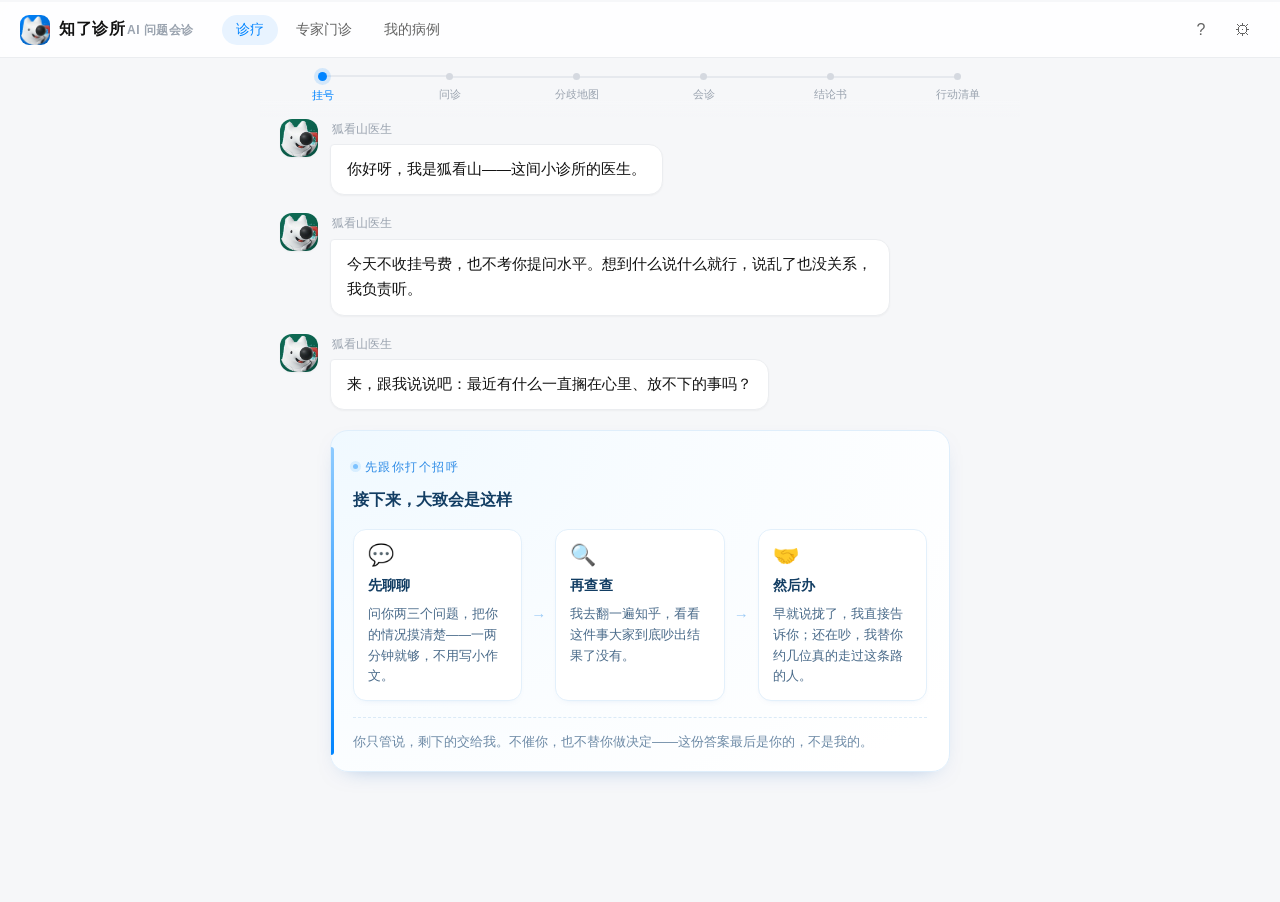
<file: index.html>
<!DOCTYPE html>
<html lang="zh-CN">
<head>
<meta charset="UTF-8">
<meta name="viewport" content="width=device-width, initial-scale=1.0">
<title>知了诊所 · 你的问题，挂号了。</title>
<meta name="description" content="知了诊所 · AI 问题会诊。把你的困惑当作一例病例，由 AI 组织一次真实的会诊——先读真实的知乎讨论，再给出一份公开的《会诊结论书》和一份私密的《行动清单》。">
<meta property="og:type" content="website">
<meta property="og:title" content="知了诊所 · 你的问题，挂号了。">
<meta property="og:description" content="把你的困惑当作一例病例，由 AI 组织一次真实的会诊。不凭印象——先读真实的知乎讨论，再给出一份拿得走的答案。">
<meta name="twitter:card" content="summary">
<link rel="stylesheet" href="css/app.css">
<style>
  /* ---------- 无 JS 时的静态落地页 ----------
     评审常用 curl / 预览工具抓链接，它们不执行 JS。
     没有这段，抓到的只有一个「正在打开…」的加载遮罩，看起来像坏掉的页面。
     有 JS 时 #nojs 始终隐藏，不影响真实应用。 */
  #nojs { display: none; }
  #nojs .nojs-inner { max-width: 860px; margin: 0 auto; padding: 56px 24px 72px; text-align: center; }
  #nojs .nojs-brand {
    display: inline-flex; align-items: center; gap: 12px;
    font-size: 20px; font-weight: 600; color: #33475c; margin-bottom: 34px;
  }
  #nojs .nojs-brand img { width: 44px; height: 44px; border-radius: 12px; }
  #nojs .nojs-brand em { font-style: normal; font-weight: 400; color: #7c8ea0; }
  #nojs h1 { font-size: 52px; font-weight: 800; color: #181818; letter-spacing: 1px; line-height: 1.2; margin-bottom: 26px; }
  #nojs h1 mark { background: #d9f532; color: inherit; padding: 0 .1em; border-radius: 8px; }
  #nojs .nojs-lead { font-size: 19px; line-height: 1.85; color: #3f5a75; max-width: 680px; margin: 0 auto 38px; text-align: left; }
  #nojs .nojs-shot {
    width: 100%; border-radius: 16px; border: 1px solid #e3ecf4;
    box-shadow: 0 24px 60px -30px rgba(11, 43, 77, .45); display: block;
  }
  #nojs .nojs-note {
    margin-top: 34px; font-size: 15px; line-height: 1.8; color: #6d8090;
    background: #f4f8fc; border: 1px solid #e3ecf4; border-radius: 12px;
    padding: 16px 20px; text-align: left;
  }
  #nojs .nojs-note b { color: #2b8ae6; font-weight: 600; }
</style>
</head>
<body>

<!-- 无 JS 兜底：只有脚本没跑起来时才显示（style 在 noscript 里生效） -->
<noscript>
  <style>
    /* 隐藏应用外壳（含启动遮罩、顶栏、两个视图、会诊室浮层、所有弹窗、演示提示）
       只留 #nojs 静态落地页。少一个选择器就会漏出界面碎片。 */
    #boot, .topbar, .view, .overlay, .modal, .demo-hint { display: none !important; }
    #nojs { display: block !important; }
  </style>
</noscript>

<section id="nojs">
  <div class="nojs-inner">
    <div class="nojs-brand">
      <img src="assets/fox-avatar.png" alt="狐看山医生">
      <span>知了诊所<em> · AI 问题会诊</em></span>
    </div>
    <h1>你的问题，<mark>挂号</mark>了。</h1>
    <p class="nojs-lead">
      把一个人的困惑当作一例病例，由 AI 组织一次真实的会诊：先读真实的知乎讨论，
      检测大家到底在哪儿吵不拢；再把几位真的走过这条路的人请到一张桌子上。
      最后产出一份公开的《会诊结论书》和一份私密的《行动清单》。
    </p>
    <img class="nojs-shot" src="assets/landing-shot.png" alt="知了诊所 · 诊疗界面">
    <p class="nojs-note">
      <b>这是一个可交互的网页应用，完整流程需要 JavaScript。</b>
      你看到这一页，说明当前环境没有执行脚本（预览工具 / 命令行抓取 / 浏览器禁用了 JS）。
      请用<b>浏览器</b>打开本地址：把当前网址复制到浏览器里访问，
      并在网址后加上 <b>?demo=1</b>，即可看到自动演示的完整会诊流程。
    </p>
  </div>
</section>

<!-- 启动兜底：脚本正常启动后会移除；启动失败时它留在页面上，说明出了什么事 -->
<div class="boot" id="boot">
  <div class="boot-inner">
    <div class="boot-mark"><img class="avatar-img" src="assets/fox-avatar.png" alt="狐看山医生"></div>
    <p class="boot-title">正在打开知了诊所…</p>
    <p class="boot-sub">如果长时间没有反应，请确认你是<b>双击</b>打开的，而不是拖进了编辑器。</p>
  </div>
</div>

<header class="topbar">
  <div class="brand">
    <div class="brand-mark"><img class="avatar-img" src="assets/fox-avatar.png" alt="狐看山医生"></div>
    <div>
      <div class="brand-name">知了诊所<span class="brand-sub">AI 问题会诊</span></div>
    </div>
  </div>
  <nav class="nav">
    <button class="nav-item active" data-view="clinic">诊疗</button>
    <button class="nav-item" data-view="expert">专家门诊</button>
    <button class="nav-item" data-view="records">我的病例</button>
  </nav>
  <div class="topbar-right">
    <button class="icon-btn" id="btnHelp" title="怎么用">?</button>
    <button class="icon-btn" id="btnSettings" title="设置">⚙</button>
  </div>
</header>

<!-- ================= 主视图：诊疗 ================= -->
<section class="view" id="view-clinic">
  <div class="rail" id="rail">
    <div class="rail-inner" id="railInner"></div>
  </div>
  <div class="wrap">
    <div class="stream" id="stream"></div>
  </div>
</section>

<!-- ================= 专家门诊（商业化主路径 · 方案 §11） ================= -->
<section class="view hidden" id="view-expert">
  <div class="wrap" style="padding-top:32px">
    <div class="ec-head">
      <h2>专家门诊</h2>
      <p class="ec-sub">AI 会诊一直免费。想让真的走过这条路的人再替你复核一遍，可以挂一个专家号。</p>
    </div>

    <!-- 免费 / 付费的边界：这条线必须一眼看懂 -->
    <div class="ec-free" id="ecFree"></div>

    <!-- 演示声明 -->
    <div class="ec-notice" id="ecNotice"></div>

    <!-- 号别与分成 -->
    <div class="ec-grid">
      <div class="ec-tiers" id="ecTiers"></div>
      <div class="ec-split" id="ecSplit"></div>
    </div>

    <div class="ec-sec-title">可约号源<span class="ec-count" id="ecCount"></span></div>
    <div class="ec-list" id="ecList"></div>

    <!-- 我挂过的号 -->
    <div id="ecMineWrap" class="hidden">
      <div class="ec-sec-title">我挂过的号</div>
      <div class="ec-list" id="ecMine"></div>
    </div>
  </div>
</section>

<!-- ================= 我的病例 ================= -->
<section class="view hidden" id="view-records">
  <div class="wrap" style="padding-top:32px">
    <div style="display:flex;align-items:center;margin-bottom:18px">
      <h2 style="font-size:18px;font-weight:600;flex:1">我的病例</h2>
      <button class="btn ghost sm" id="btnNewCase">＋ 新挂号</button>
    </div>
    <div id="recordList"></div>
  </div>
</section>

<!-- ================= 会诊室 ================= -->
<div class="overlay hidden" id="roomOverlay">
  <div class="room">
    <div class="room-head">
      <div class="doc-avatar" style="flex:0 0 34px;width:34px;height:34px;border-radius:10px"><img class="avatar-img" src="assets/fox-avatar.png" alt="狐看山医生"></div>
      <div style="flex:1;min-width:0">
        <div class="room-title">会诊室</div>
        <div class="room-topic" id="roomTopic"></div>
      </div>
      <div class="room-phase" id="roomPhase">
        <span class="phase-pill on" data-phase="1">异步证言</span>
        <span class="phase-pill" data-phase="2">同步合议</span>
        <span class="phase-pill" data-phase="3">结论确认</span>
      </div>
    </div>

    <div class="room-main">
      <div class="room-feed" id="roomFeed"></div>
      <div class="room-side">
        <div class="rec-title">会诊记录</div>
        <div id="roomRec">
          <div style="font-size:12.5px;color:var(--t3);line-height:1.7">
            狐看山医生会在合议过程中，把共识、分歧、实证与保留意见实时打标到这里。
          </div>
        </div>
      </div>
    </div>

    <div class="room-foot">
      <div class="doc-sub" id="roomStatus">等待开始</div>
      <div class="spacer"></div>
      <button class="btn ghost sm" id="btnSkip">跳过等待</button>
      <button class="btn" id="btnRoomNext" disabled>进行中…</button>
    </div>
  </div>
</div>

<!-- ================= 设置 ================= -->
<div class="modal hidden" id="modalSettings">
  <div class="modal-box">
    <div class="modal-head">
      <div class="modal-title">设置</div>
      <button class="icon-btn" data-close="modalSettings">✕</button>
    </div>

    <div class="field">
      <label>运行模式</label>
      <div class="seg" id="modeSeg">
        <button data-mode="demo" class="on">演示剧本（开箱可用）</button>
        <button data-mode="ai">接入真实 AI</button>
      </div>
      <div class="hint" id="modeHint">使用内置的完整演示案例，不需要联网，也不需要任何配置。</div>
    </div>

    <div id="aiFields" class="hidden">
      <div class="hr"></div>
      <div class="field">
        <label>服务商</label>
        <select id="aiPreset"></select>
        <div class="hint">选择后会自动填好接口地址与模型名，也可以选「自定义」自己填。</div>
      </div>
      <div class="field">
        <label>接口地址（Base URL）</label>
        <input type="text" id="aiBase" placeholder="https://api.deepseek.com/v1">
      </div>
      <div class="field">
        <label>模型名</label>
        <input type="text" id="aiModel" placeholder="deepseek-chat">
      </div>
      <div class="field">
        <label>API Key</label>
        <input type="password" id="aiKey" placeholder="sk-...">
        <div class="hint">只保存在你这台电脑的浏览器本地存储里，不会上传到任何地方。</div>
      </div>
      <div class="field">
        <button class="btn ghost sm" id="btnPing">测试连接</button>
        <span id="pingResult" style="font-size:12.5px;color:var(--t3);margin-left:10px"></span>
      </div>
    </div>

    <div class="hr"></div>

    <div class="field">
      <label>知乎官方数据源（可选，但很推荐）</label>
      <label class="switch-row">
        <input type="checkbox" id="zhihuToggle">
        <span>接入知乎数据开放平台 —— 分歧地图会去检索<b>真实的知乎站内讨论</b>，
        不再使用内置示例语料</span>
      </label>
      <div class="hint">
        这是本项目与知乎生态最实的一层：接入 developer.zhihu.com 数据开放平台的
        <b>站内检索 API</b>（Bearer 鉴权 + X-Request-Timestamp），
        分歧地图的争议检测直接跑在真实站内讨论上。<br>
        额度：实名认证后 1000 次/天免费。AccessSecret 只存在这台电脑上。
      </div>
    </div>

    <div id="zhihuFields" class="hidden">
      <div class="field">
        <label>AccessSecret</label>
        <input type="password" id="zhihuSecret" placeholder="在 developer.zhihu.com 个人中心获取">
        <div class="hint">
          获取方式：访问 <b>developer.zhihu.com</b> 注册并完成实名认证，在个人中心生成。
        </div>
      </div>
      <div class="field">
        <button class="btn ghost sm" id="btnZhihuPing">测试连接</button>
        <span id="zhihuPingResult" style="font-size:12.5px;color:var(--t3);margin-left:10px"></span>
      </div>
    </div>

    <div class="hr"></div>

    <div class="field">
      <label>会诊室播放速度</label>
      <div class="seg" id="speedSeg">
        <button data-speed="slow">正常</button>
        <button data-speed="fast" class="on">快（适合演示）</button>
      </div>
    </div>

    <div class="hr"></div>

    <div class="field">
      <label>现场演示</label>
      <label class="switch-row">
        <input type="checkbox" id="demoToggle">
        <span>演示模式 —— 隐藏「设置」「帮助」入口，界面更干净，适合录屏</span>
      </label>
      <div class="hint">只是隐藏入口，界面本身与正式版完全一致，不是另一套界面。</div>
    </div>

    <div class="field">
      <button class="btn ghost sm" id="btnPilot">开始自动演示</button>
      <div class="hint">
        自动演示会替你点完整个流程，你可以专心讲解。<br>
        快捷键：<b>P</b> 开始 / 停止自动演示　·　<b>空格</b> 暂停或跳过等待　·　<b>R</b> 一键重置　·　<b>Esc</b> 关闭浮层<br>
        快捷键全部用单键，不需要任何浏览器插件；在输入框里打字时不会误触发。
      </div>
    </div>

    <div class="modal-foot">
      <button class="btn ghost" id="btnClear">清空我的病例</button>
      <button class="btn" data-close="modalSettings">完成</button>
    </div>
  </div>
</div>

<!-- ================= 帮助 ================= -->
<div class="modal hidden" id="modalHelp">
  <div class="modal-box">
    <div class="modal-head">
      <div class="modal-title">怎么用知了诊所</div>
      <button class="icon-btn" data-close="modalHelp">✕</button>
    </div>
    <div class="help-hero">
      <img src="assets/fox-doctor-bg.jpg" alt="狐看山医生">
      <div class="help-hero-name">狐看山医生<span>知了诊所 · 主诊</span></div>
    </div>
    <div class="help-list">
      <p><b>一句话：</b>把你的困惑挂个号，狐看山医生会组织几位真人来会诊，最后给你一份《会诊结论书》和一份《行动清单》。</p>
      <p style="margin-top:14px"><b>完整流程只需要点 5 次：</b></p>
      <ol style="margin:6px 0 0 0">
        <li>说清你的困惑（可以直接点示例），按「挂号」</li>
        <li>回答两个追问（每个都有快捷选项，点一下就行）</li>
        <li>在候选病灶里选一个最像你的</li>
        <li>按「开始会诊」，等狐看山医生主持完</li>
        <li>按「发布到知乎」</li>
      </ol>
      <p style="margin-top:14px"><b>三个值得注意的地方：</b></p>
      <ul style="margin:6px 0 0 0">
        <li><b>三档判定</b>：如果你的问题在知乎早有定论，它会直接告诉你「不用会诊」，不会硬拉你去走流程。</li>
        <li><b>来源计数</b>：结论书里每条共识都标了「几位参与者一致」，不虚构来源。</li>
        <li><b>少数意见</b>：会诊中提出反对的人，他的意见会被原样保留，不会被 AI 抹平。</li>
      </ul>
      <p style="margin-top:14px"><b>数据存在哪：</b>你挂号过的记录只存在这台电脑的浏览器里，换电脑或清空浏览器数据会消失。可以在设置里清空。</p>
      <p style="margin-top:14px"><b>关于演示：</b>默认使用内置案例（一位大三学生想进 AI 行业）。会诊参与者的证言与合议，由 AI 依据知乎真实讨论编排生成——检索、三档判定、会诊编排、文书产出全链路真跑；本轮 Demo 不含真实邀请通道，产品化阶段接入站内通知后即为真实证言。想换成真实 AI 推理，去设置里填一个 API Key。</p>
    </div>
    <div class="modal-foot">
      <button class="btn" data-close="modalHelp">知道了</button>
    </div>
  </div>
</div>

<!-- ================= 挂号面板（专家门诊） ================= -->
<div class="modal hidden" id="modalBooking">
  <div class="modal-box">
    <div class="modal-head">
      <div class="modal-title" id="bkTitle">挂专家号</div>
      <button class="icon-btn" data-close="modalBooking">✕</button>
    </div>
    <div id="bkBody"></div>
    <div class="modal-foot">
      <div class="doc-sub" id="bkFoot"></div>
      <div class="spacer"></div>
      <button class="btn ghost" data-close="modalBooking" id="btnBkCancel">再想想</button>
      <button class="btn" id="btnPay">确认挂号</button>
    </div>
  </div>
</div>

<!-- 演示模式下的快捷键提示条（只在演示模式开启时出现） -->
<div class="demo-hint hidden" id="demoHint">
  <span class="dh-dot"></span><b id="pilotState">待命</b>
  <span class="dh-sep"></span>
  <kbd>P</kbd> 自动演示
  <kbd>空格</kbd> 暂停 / 跳过
  <kbd>R</kbd> 重置
  <kbd>Esc</kbd> 关浮层
  <button class="dh-exit" id="btnDemoExit">退出演示</button>
</div>

<script src="js/data.js"></script>
<script src="js/ai.js"></script>
<script src="js/zhihu.js"></script>
<script src="js/app.js"></script>
</body>
</html>
</file>
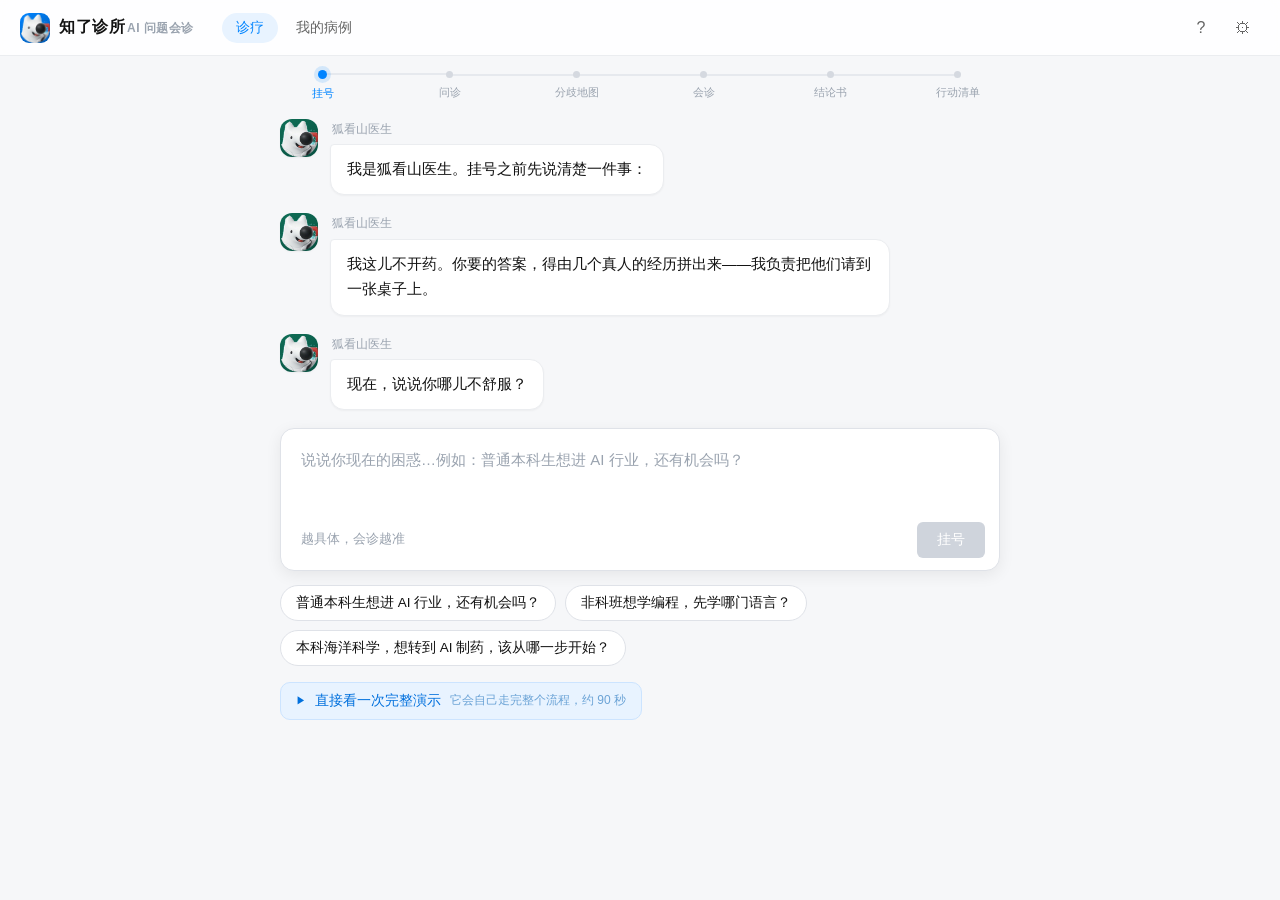
<file: 知了诊所/index.html>
<!DOCTYPE html>
<html lang="zh-CN">
<head>
<meta charset="UTF-8">
<meta name="viewport" content="width=device-width, initial-scale=1.0">
<title>知了诊所 · 你的问题，挂号了。</title>
<link rel="stylesheet" href="css/app.css">
</head>
<body>

<!-- 启动兜底：脚本正常启动后会移除；启动失败时它留在页面上，说明出了什么事 -->
<div class="boot" id="boot">
  <div class="boot-inner">
    <div class="boot-mark"><img class="avatar-img" src="assets/fox-avatar.png" alt="狐看山医生"></div>
    <p class="boot-title">正在打开知了诊所…</p>
    <p class="boot-sub">如果长时间没有反应，请确认你是<b>双击</b>打开的，而不是拖进了编辑器。</p>
  </div>
</div>

<header class="topbar">
  <div class="brand">
    <div class="brand-mark"><img class="avatar-img" src="assets/fox-avatar.png" alt="狐看山医生"></div>
    <div>
      <div class="brand-name">知了诊所<span class="brand-sub">AI 问题会诊</span></div>
    </div>
  </div>
  <nav class="nav">
    <button class="nav-item active" data-view="clinic">诊疗</button>
    <button class="nav-item" data-view="records">我的病例</button>
  </nav>
  <div class="topbar-right">
    <button class="icon-btn" id="btnHelp" title="怎么用">?</button>
    <button class="icon-btn" id="btnSettings" title="设置">⚙</button>
  </div>
</header>

<!-- ================= 主视图：诊疗 ================= -->
<section class="view" id="view-clinic">
  <div class="rail" id="rail">
    <div class="rail-inner" id="railInner"></div>
  </div>
  <div class="wrap">
    <div class="stream" id="stream"></div>
  </div>
</section>

<!-- ================= 我的病例 ================= -->
<section class="view hidden" id="view-records">
  <div class="wrap" style="padding-top:32px">
    <div style="display:flex;align-items:center;margin-bottom:18px">
      <h2 style="font-size:18px;font-weight:600;flex:1">我的病例</h2>
      <button class="btn ghost sm" id="btnNewCase">＋ 新挂号</button>
    </div>
    <div id="recordList"></div>
  </div>
</section>

<!-- ================= 会诊室 ================= -->
<div class="overlay hidden" id="roomOverlay">
  <div class="room">
    <div class="room-head">
      <div class="doc-avatar" style="flex:0 0 34px;width:34px;height:34px;border-radius:10px"><img class="avatar-img" src="assets/fox-avatar.png" alt="狐看山医生"></div>
      <div style="flex:1;min-width:0">
        <div class="room-title">会诊室</div>
        <div class="room-topic" id="roomTopic"></div>
      </div>
      <div class="room-phase" id="roomPhase">
        <span class="phase-pill on" data-phase="1">异步证言</span>
        <span class="phase-pill" data-phase="2">同步合议</span>
        <span class="phase-pill" data-phase="3">结论确认</span>
      </div>
    </div>

    <div class="room-main">
      <div class="room-feed" id="roomFeed"></div>
      <div class="room-side">
        <div class="rec-title">会诊记录</div>
        <div id="roomRec">
          <div style="font-size:12.5px;color:var(--t3);line-height:1.7">
            狐看山医生会在合议过程中，把共识、分歧、实证与保留意见实时打标到这里。
          </div>
        </div>
      </div>
    </div>

    <div class="room-foot">
      <div class="doc-sub" id="roomStatus">等待开始</div>
      <div class="spacer"></div>
      <button class="btn ghost sm" id="btnSkip">跳过等待</button>
      <button class="btn" id="btnRoomNext" disabled>进行中…</button>
    </div>
  </div>
</div>

<!-- ================= 设置 ================= -->
<div class="modal hidden" id="modalSettings">
  <div class="modal-box">
    <div class="modal-head">
      <div class="modal-title">设置</div>
      <button class="icon-btn" data-close="modalSettings">✕</button>
    </div>

    <div class="field">
      <label>运行模式</label>
      <div class="seg" id="modeSeg">
        <button data-mode="demo" class="on">演示剧本（开箱可用）</button>
        <button data-mode="ai">接入真实 AI</button>
      </div>
      <div class="hint" id="modeHint">使用内置的完整演示案例，不需要联网，也不需要任何配置。</div>
    </div>

    <div id="aiFields" class="hidden">
      <div class="hr"></div>
      <div class="field">
        <label>服务商</label>
        <select id="aiPreset"></select>
        <div class="hint">选择后会自动填好接口地址与模型名，也可以选「自定义」自己填。</div>
      </div>
      <div class="field">
        <label>接口地址（Base URL）</label>
        <input type="text" id="aiBase" placeholder="https://api.deepseek.com/v1">
      </div>
      <div class="field">
        <label>模型名</label>
        <input type="text" id="aiModel" placeholder="deepseek-chat">
      </div>
      <div class="field">
        <label>API Key</label>
        <input type="password" id="aiKey" placeholder="sk-...">
        <div class="hint">只保存在你这台电脑的浏览器本地存储里，不会上传到任何地方。</div>
      </div>
      <div class="field">
        <button class="btn ghost sm" id="btnPing">测试连接</button>
        <span id="pingResult" style="font-size:12.5px;color:var(--t3);margin-left:10px"></span>
      </div>
    </div>

    <div class="hr"></div>

    <div class="field">
      <label>知乎官方数据源（可选，但很推荐）</label>
      <label class="switch-row">
        <input type="checkbox" id="zhihuToggle">
        <span>接入知乎数据开放平台 —— 分歧地图会去检索<b>真实的知乎站内讨论</b>，
        不再使用内置示例语料</span>
      </label>
      <div class="hint">
        这是本项目与知乎生态最实的一层：争议检测基于真实内容，而不是模拟。<br>
        额度：实名认证后 1000 次/天免费。AccessSecret 只存在这台电脑上。
      </div>
    </div>

    <div id="zhihuFields" class="hidden">
      <div class="field">
        <label>AccessSecret</label>
        <input type="password" id="zhihuSecret" placeholder="在 developer.zhihu.com 个人中心获取">
        <div class="hint">
          获取方式：访问 <b>developer.zhihu.com</b> 注册并完成实名认证，在个人中心生成。
        </div>
      </div>
      <div class="field">
        <button class="btn ghost sm" id="btnZhihuPing">测试连接</button>
        <span id="zhihuPingResult" style="font-size:12.5px;color:var(--t3);margin-left:10px"></span>
      </div>
    </div>

    <div class="hr"></div>

    <div class="field">
      <label>会诊室播放速度</label>
      <div class="seg" id="speedSeg">
        <button data-speed="slow">正常</button>
        <button data-speed="fast" class="on">快（适合演示）</button>
      </div>
    </div>

    <div class="hr"></div>

    <div class="field">
      <label>现场演示</label>
      <label class="switch-row">
        <input type="checkbox" id="demoToggle">
        <span>演示模式 —— 隐藏「设置」「帮助」入口，界面更干净，适合录屏</span>
      </label>
      <div class="hint">只是隐藏入口，界面本身与正式版完全一致，不是另一套界面。</div>
    </div>

    <div class="field">
      <button class="btn ghost sm" id="btnPilot">开始自动演示</button>
      <div class="hint">
        自动演示会替你点完整个流程，你可以专心讲解。<br>
        快捷键：<b>P</b> 开始 / 停止自动演示　·　<b>空格</b> 暂停或跳过等待　·　<b>R</b> 一键重置　·　<b>Esc</b> 关闭浮层<br>
        快捷键全部用单键，不需要任何浏览器插件；在输入框里打字时不会误触发。
      </div>
    </div>

    <div class="modal-foot">
      <button class="btn ghost" id="btnClear">清空我的病例</button>
      <button class="btn" data-close="modalSettings">完成</button>
    </div>
  </div>
</div>

<!-- ================= 帮助 ================= -->
<div class="modal hidden" id="modalHelp">
  <div class="modal-box">
    <div class="modal-head">
      <div class="modal-title">怎么用知了诊所</div>
      <button class="icon-btn" data-close="modalHelp">✕</button>
    </div>
    <div class="help-hero">
      <img src="assets/fox-doctor-bg.jpg" alt="狐看山医生">
      <div class="help-hero-name">狐看山医生<span>知了诊所 · 主诊</span></div>
    </div>
    <div class="help-list">
      <p><b>一句话：</b>把你的困惑挂个号，狐看山医生会组织几位真人来会诊，最后给你一份《会诊结论书》和一份《行动清单》。</p>
      <p style="margin-top:14px"><b>完整流程只需要点 5 次：</b></p>
      <ol style="margin:6px 0 0 0">
        <li>说清你的困惑（可以直接点示例），按「挂号」</li>
        <li>回答两个追问（每个都有快捷选项，点一下就行）</li>
        <li>在候选病灶里选一个最像你的</li>
        <li>按「开始会诊」，等狐看山医生主持完</li>
        <li>按「发布到知乎」</li>
      </ol>
      <p style="margin-top:14px"><b>三个值得注意的地方：</b></p>
      <ul style="margin:6px 0 0 0">
        <li><b>三档判定</b>：如果你的问题在知乎早有定论，它会直接告诉你「不用会诊」，不会硬拉你去走流程。</li>
        <li><b>来源计数</b>：结论书里每条共识都标了「几位参与者一致」，不虚构来源。</li>
        <li><b>少数意见</b>：会诊中提出反对的人，他的意见会被原样保留，不会被 AI 抹平。</li>
      </ul>
      <p style="margin-top:14px"><b>数据存在哪：</b>你挂号过的记录只存在这台电脑的浏览器里，换电脑或清空浏览器数据会消失。可以在设置里清空。</p>
      <p style="margin-top:14px"><b>关于演示：</b>默认使用内置案例（一位大三学生想进 AI 行业）。会诊参与者在演示模式下是模拟身份，界面已标注。想换成真实 AI 推理，去设置里填一个 API Key。</p>
    </div>
    <div class="modal-foot">
      <button class="btn" data-close="modalHelp">知道了</button>
    </div>
  </div>
</div>

<!-- 演示模式下的快捷键提示条（只在演示模式开启时出现） -->
<div class="demo-hint hidden" id="demoHint">
  <span class="dh-dot"></span><b id="pilotState">待命</b>
  <span class="dh-sep"></span>
  <kbd>P</kbd> 自动演示
  <kbd>空格</kbd> 暂停 / 跳过
  <kbd>R</kbd> 重置
  <kbd>Esc</kbd> 关浮层
  <button class="dh-exit" id="btnDemoExit">退出演示</button>
</div>

<script src="js/data.js"></script>
<script src="js/ai.js"></script>
<script src="js/zhihu.js"></script>
<script src="js/app.js"></script>
</body>
</html>
</file>
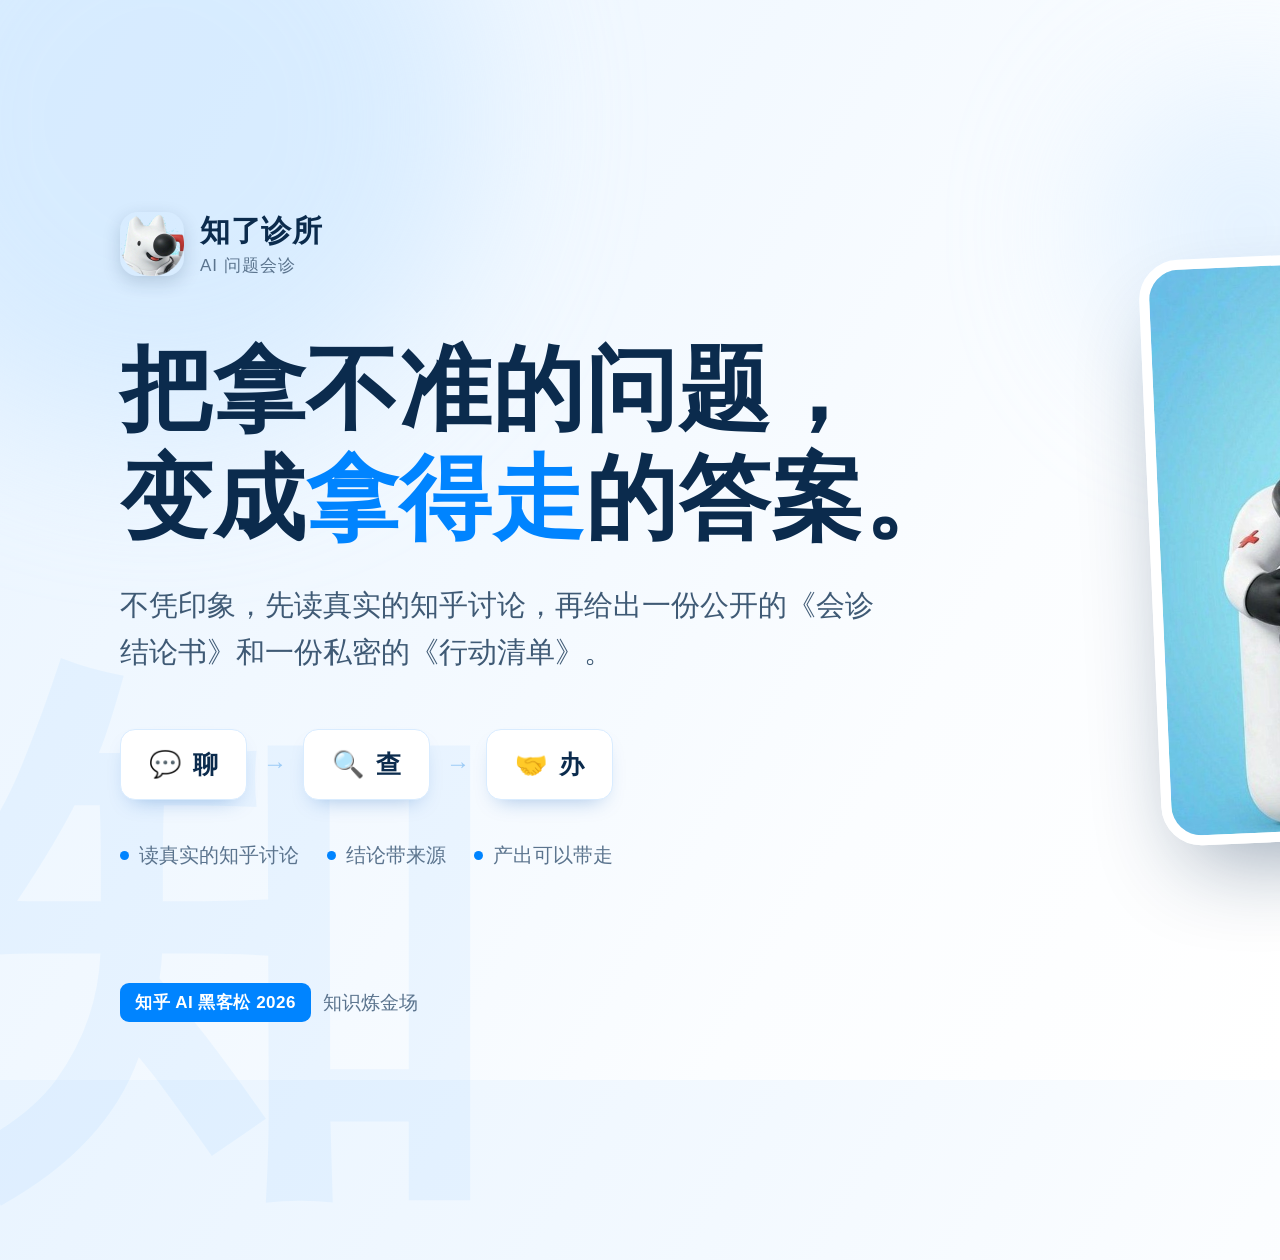
<file: 提交材料/知了诊所-封面图-源文件.html>
<!DOCTYPE html>
<html lang="zh-CN"><head><meta charset="UTF-8">
<style>
  * { margin:0; padding:0; box-sizing:border-box; }
  body {
    width: 1920px; height: 1080px; overflow: hidden; position: relative;
    font-family: "PingFang SC","Hiragino Sans GB","Microsoft YaHei",sans-serif;
    background: linear-gradient(120deg, #e9f4ff 0%, #f3f9ff 42%, #fbfdff 70%, #ffffff 100%);
    color: #0b2b4d;
  }
  .orb { position:absolute; border-radius:50%; filter: blur(80px); opacity:.55; }
  .orb.a { width:640px; height:640px; background:#c7e4ff; left:-160px; top:-200px; }
  .orb.b { width:520px; height:520px; background:#d8efff; right:-140px; bottom:-180px; opacity:.5; }
  .orb.c { width:300px; height:300px; background:#bfe0ff; right:520px; top:80px; opacity:.4; }
  .watermark {
    position:absolute; left:-60px; bottom:-140px; z-index:0;
    font-size:560px; font-weight:800; color:#0084ff; opacity:.045;
    line-height:1; user-select:none; pointer-events:none;
  }

  .wrap { position:relative; z-index:1; display:flex; height:100%; align-items:center; padding:0 120px; gap:90px; }
  .left { flex:1; min-width:0; }

  .brand { display:flex; align-items:center; gap:16px; margin-bottom:58px; }
  .brand img { width:64px; height:64px; border-radius:18px; box-shadow:0 6px 18px rgba(11,43,77,.18); }
  .brand-name { font-size:30px; font-weight:700; letter-spacing:.5px; }
  .brand-sub { font-size:17px; color:#5b748e; margin-top:2px; letter-spacing:1px; }

  h1 { font-size:92px; font-weight:800; line-height:1.18; letter-spacing:1px; }
  h1 .acc { color:#0084ff; }
  .value { font-size:29px; color:#3f5a75; margin-top:30px; font-weight:500; line-height:1.6; max-width:760px; }

  .journey { display:flex; align-items:center; gap:16px; margin-top:54px; }
  .step {
    display:flex; align-items:center; gap:12px;
    background:#fff; border:1px solid #d9ecff; border-radius:15px;
    padding:18px 28px; box-shadow:0 10px 22px -12px rgba(0,84,179,.4);
  }
  .step .ic { font-size:26px; }
  .step .w { font-size:25px; font-weight:700; }
  .arr { color:#9ccbf6; font-size:24px; font-weight:700; }

  .feats { display:flex; gap:28px; margin-top:42px; }
  .feat { font-size:20px; color:#5b748e; display:flex; align-items:center; gap:10px; }
  .feat i { width:9px; height:9px; border-radius:50%; background:#0084ff; flex:0 0 auto; }

  .badge { position:absolute; left:120px; bottom:58px; display:flex; align-items:center; gap:12px; font-size:19px; color:#5b748e; }
  .badge .tag { background:#0084ff; color:#fff; font-size:17px; font-weight:600; padding:8px 15px; border-radius:9px; letter-spacing:.5px; }

  .right { flex:0 0 630px; display:flex; align-items:center; justify-content:center; }
  .hero {
    position:relative; border-radius:40px; overflow:hidden;
    box-shadow:0 40px 90px -30px rgba(11,43,77,.45);
    transform: rotate(-2.5deg); border:10px solid #ffffff;
  }
  .hero img { display:block; width:630px; height:566px; object-fit:cover; }
</style></head>
<body>
  <div class="orb a"></div><div class="orb b"></div><div class="orb c"></div>
  <div class="watermark">知</div>
  <div class="wrap">
    <div class="left">
      <div class="brand">
        <img src="../assets/fox-avatar.png">
        <div>
          <div class="brand-name">知了诊所</div>
          <div class="brand-sub">AI 问题会诊</div>
        </div>
      </div>
      <h1>把拿不准的问题，<br>变成<span class="acc">拿得走</span>的答案。</h1>
      <div class="value">不凭印象，先读真实的知乎讨论，再给出一份公开的《会诊结论书》和一份私密的《行动清单》。</div>

      <div class="journey">
        <div class="step"><span class="ic">💬</span><span class="w">聊</span></div>
        <div class="arr">→</div>
        <div class="step"><span class="ic">🔍</span><span class="w">查</span></div>
        <div class="arr">→</div>
        <div class="step"><span class="ic">🤝</span><span class="w">办</span></div>
      </div>

      <div class="feats">
        <div class="feat"><i></i>读真实的知乎讨论</div>
        <div class="feat"><i></i>结论带来源</div>
        <div class="feat"><i></i>产出可以带走</div>
      </div>
    </div>

    <div class="right">
      <div class="hero"><img src="../assets/fox-doctor-bg.jpg"></div>
    </div>
  </div>

  <div class="badge"><span class="tag">知乎 AI 黑客松 2026</span><span>知识炼金场</span></div>
</body></html>
</file>
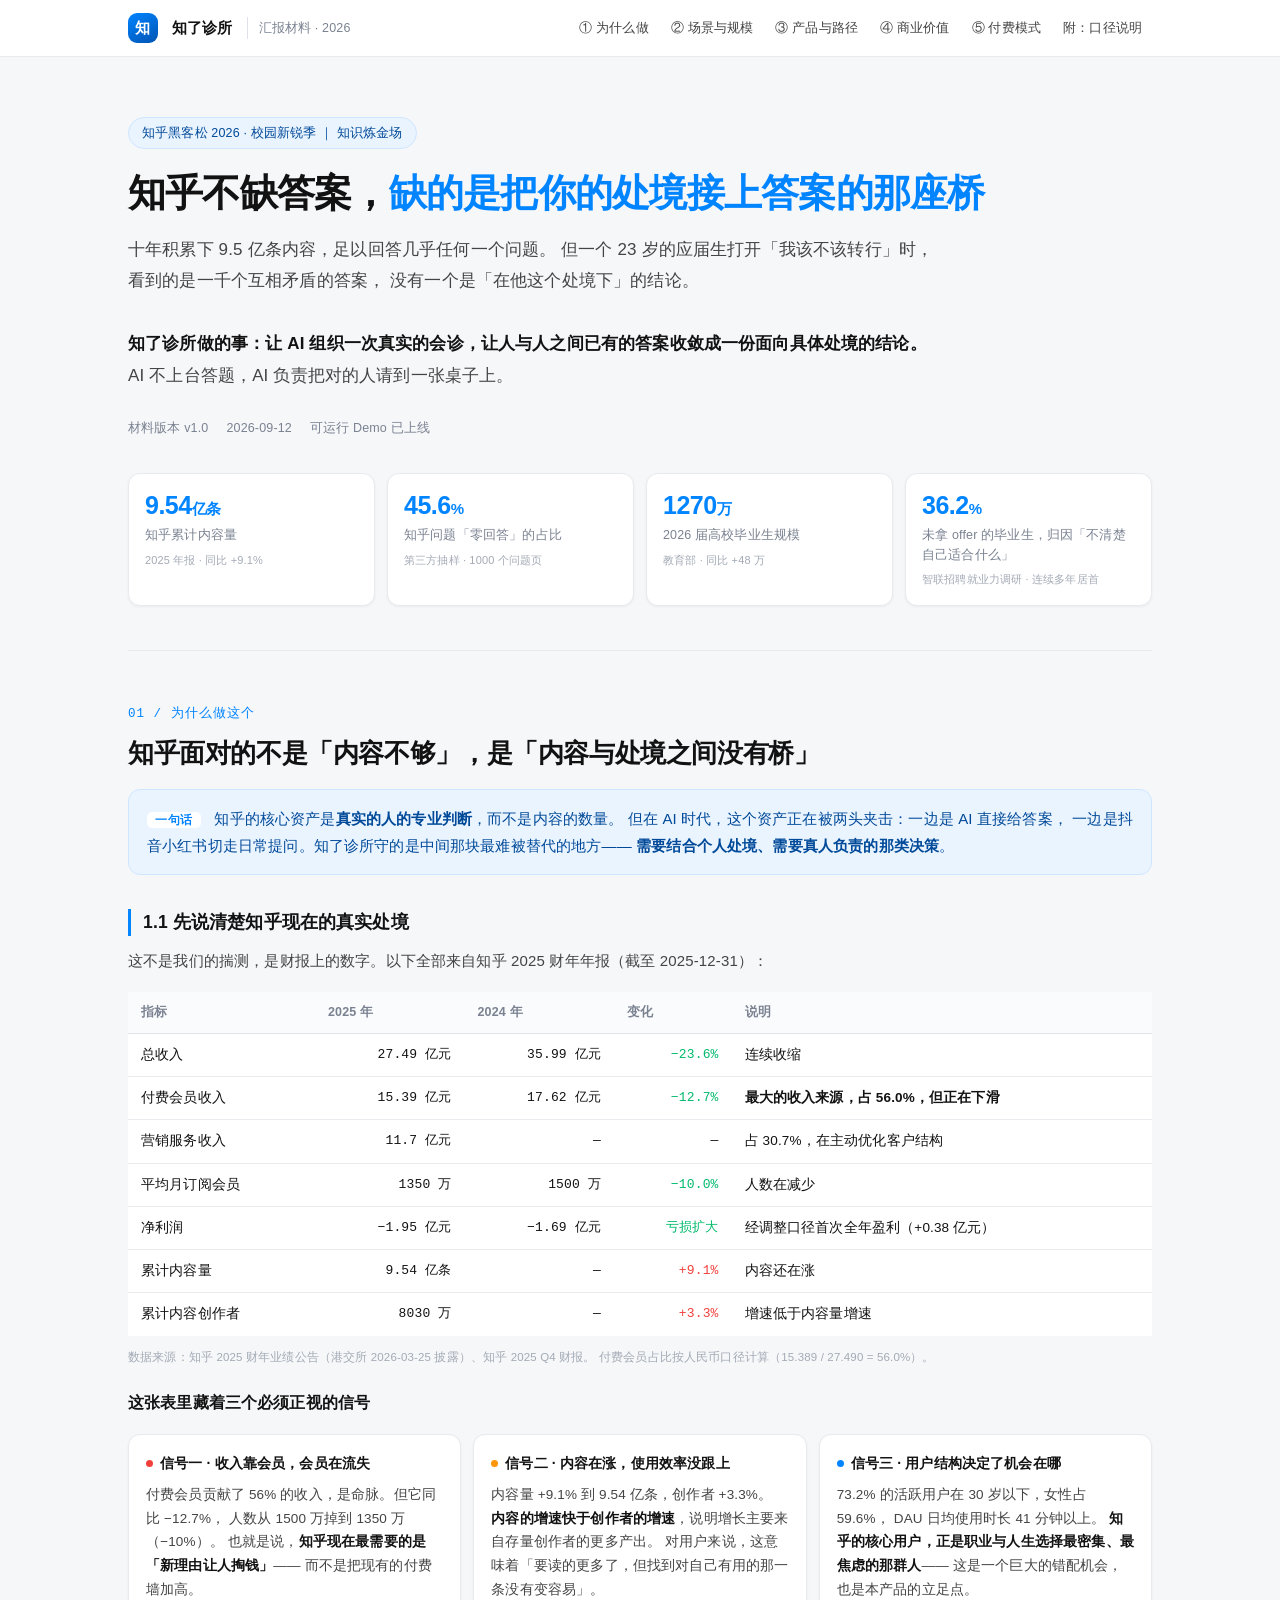
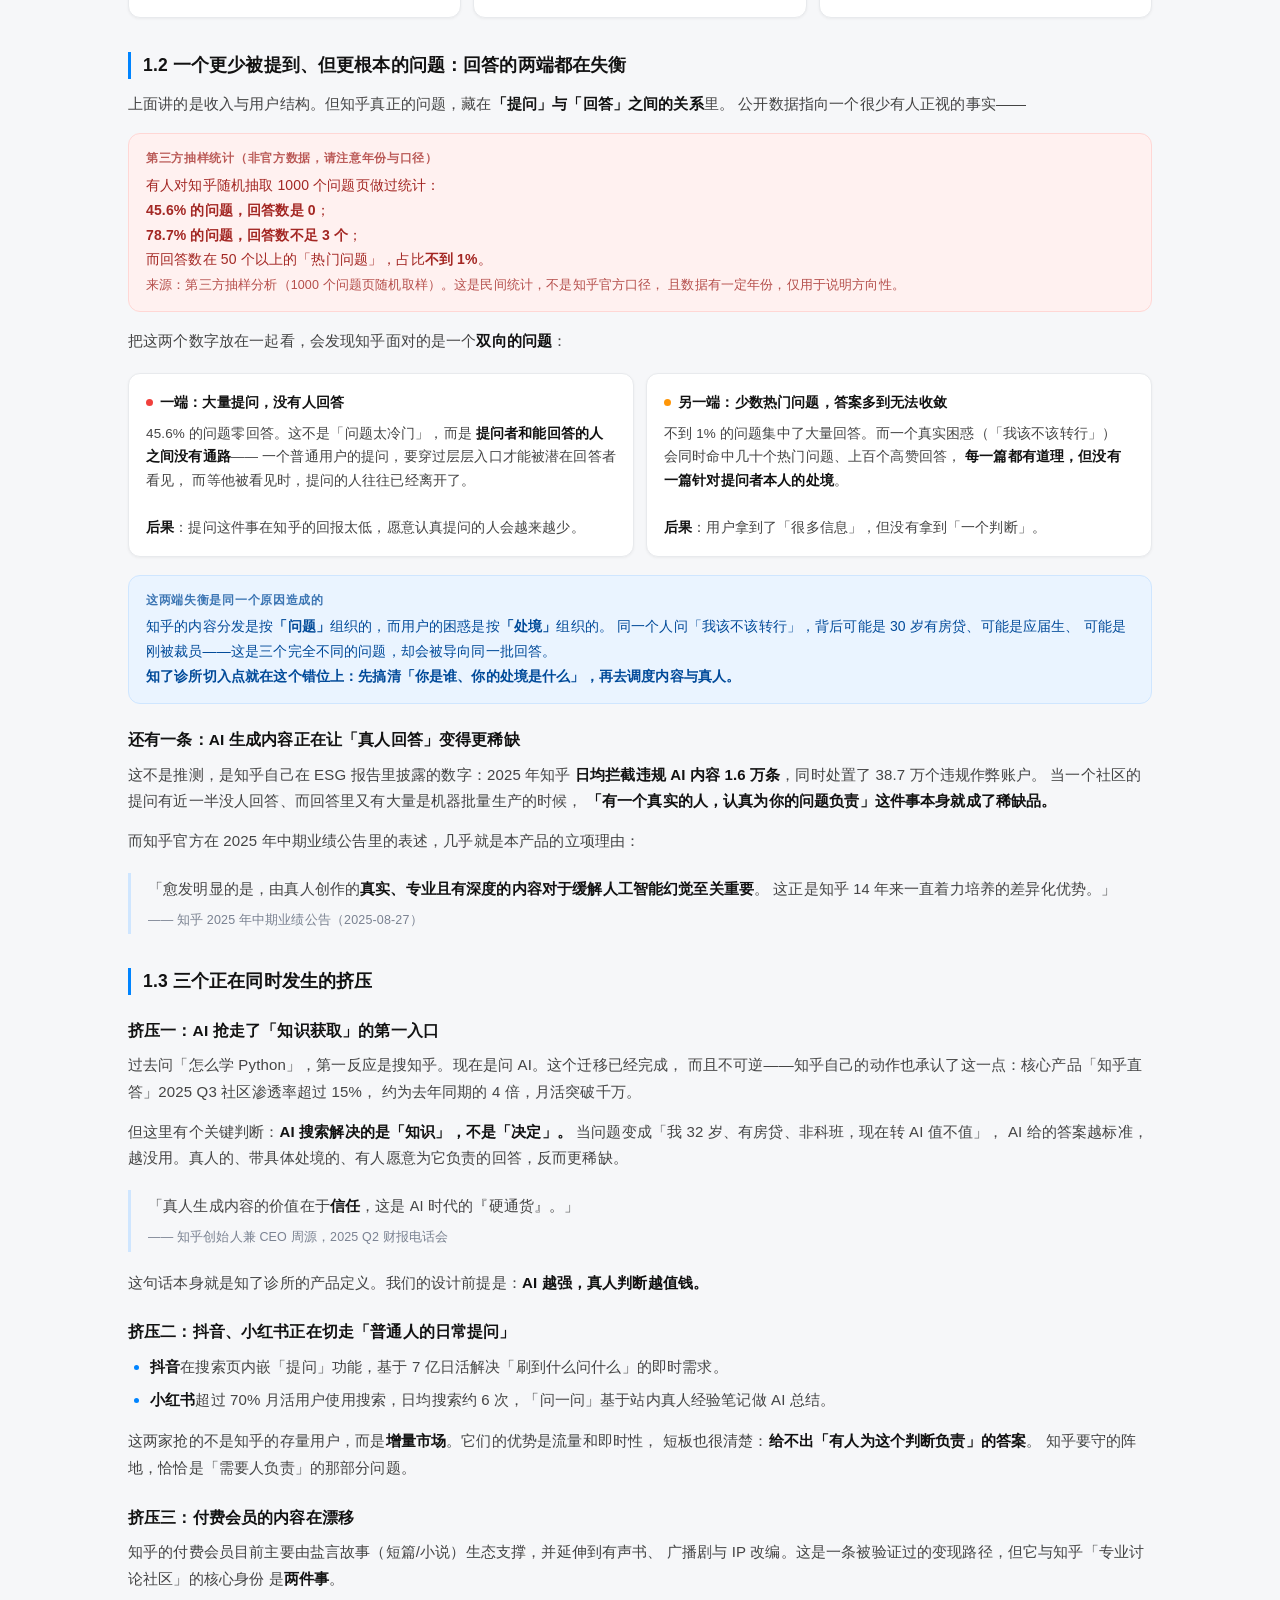
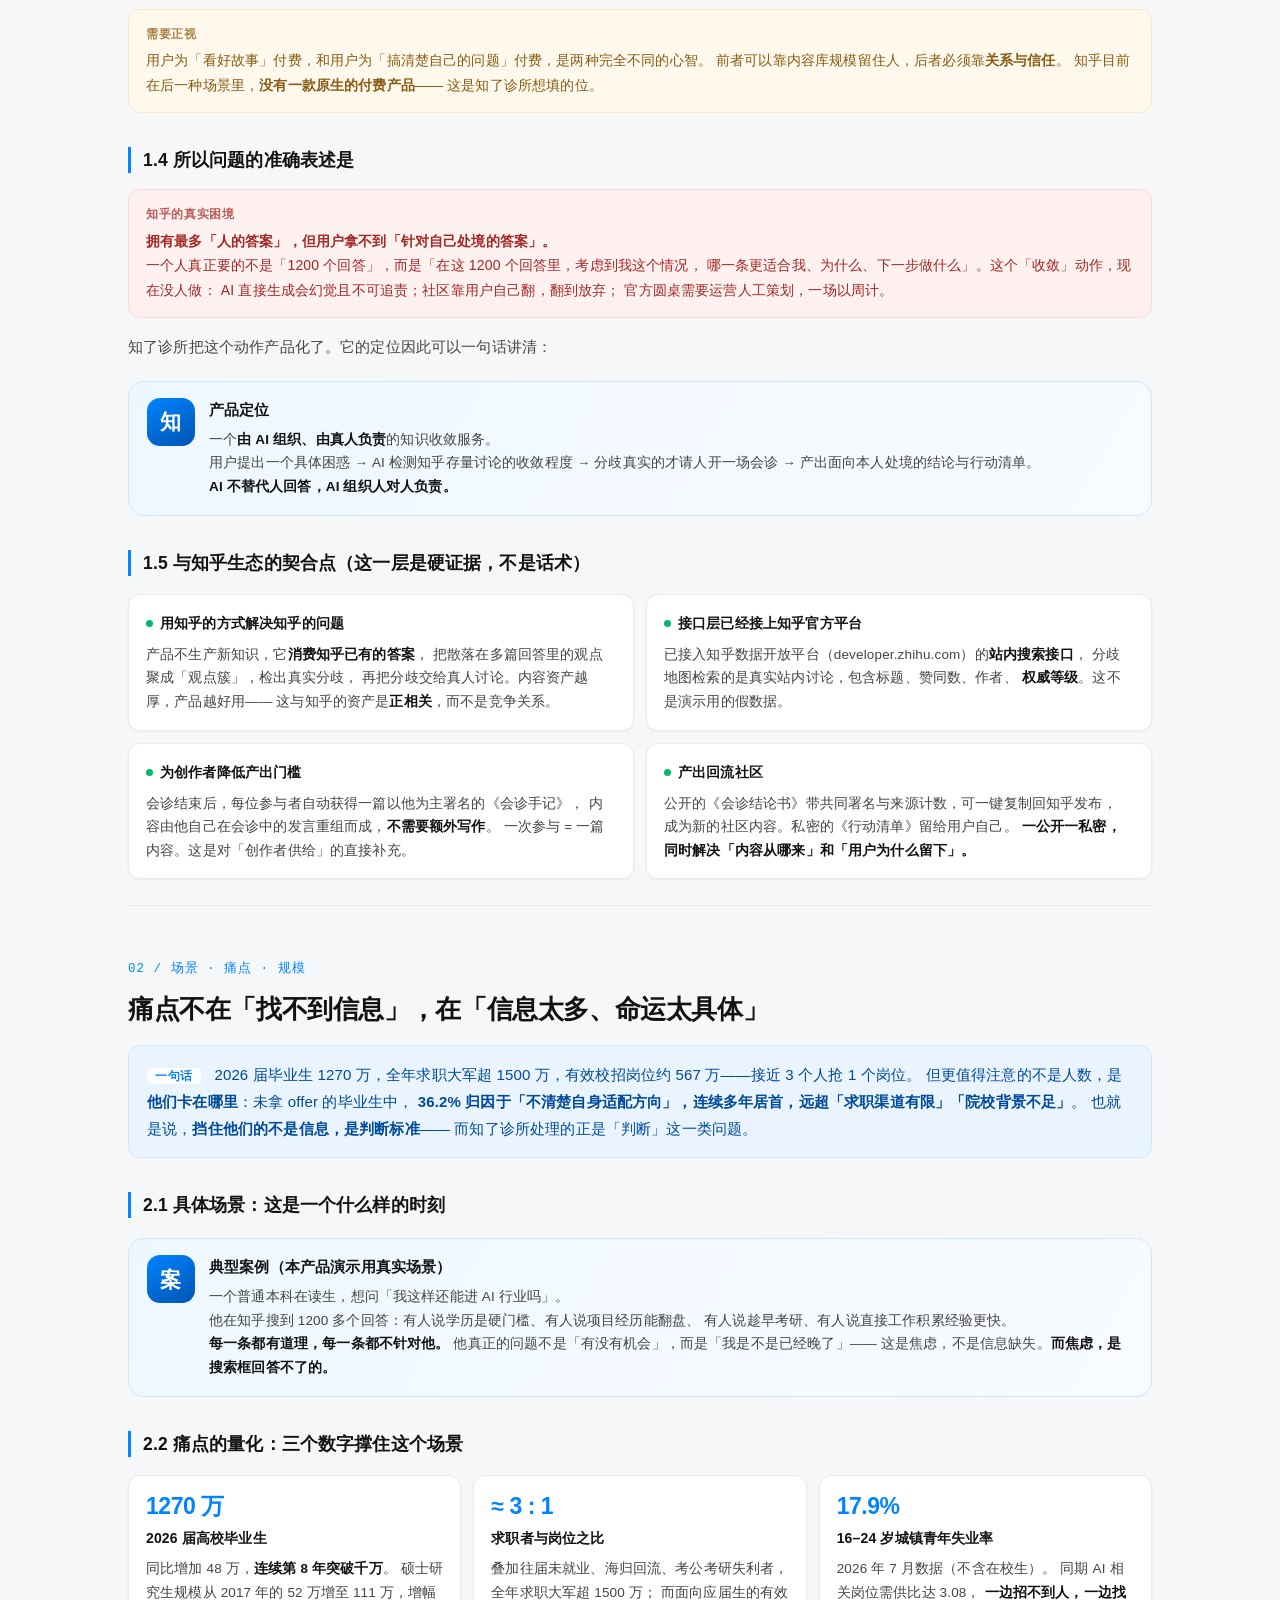
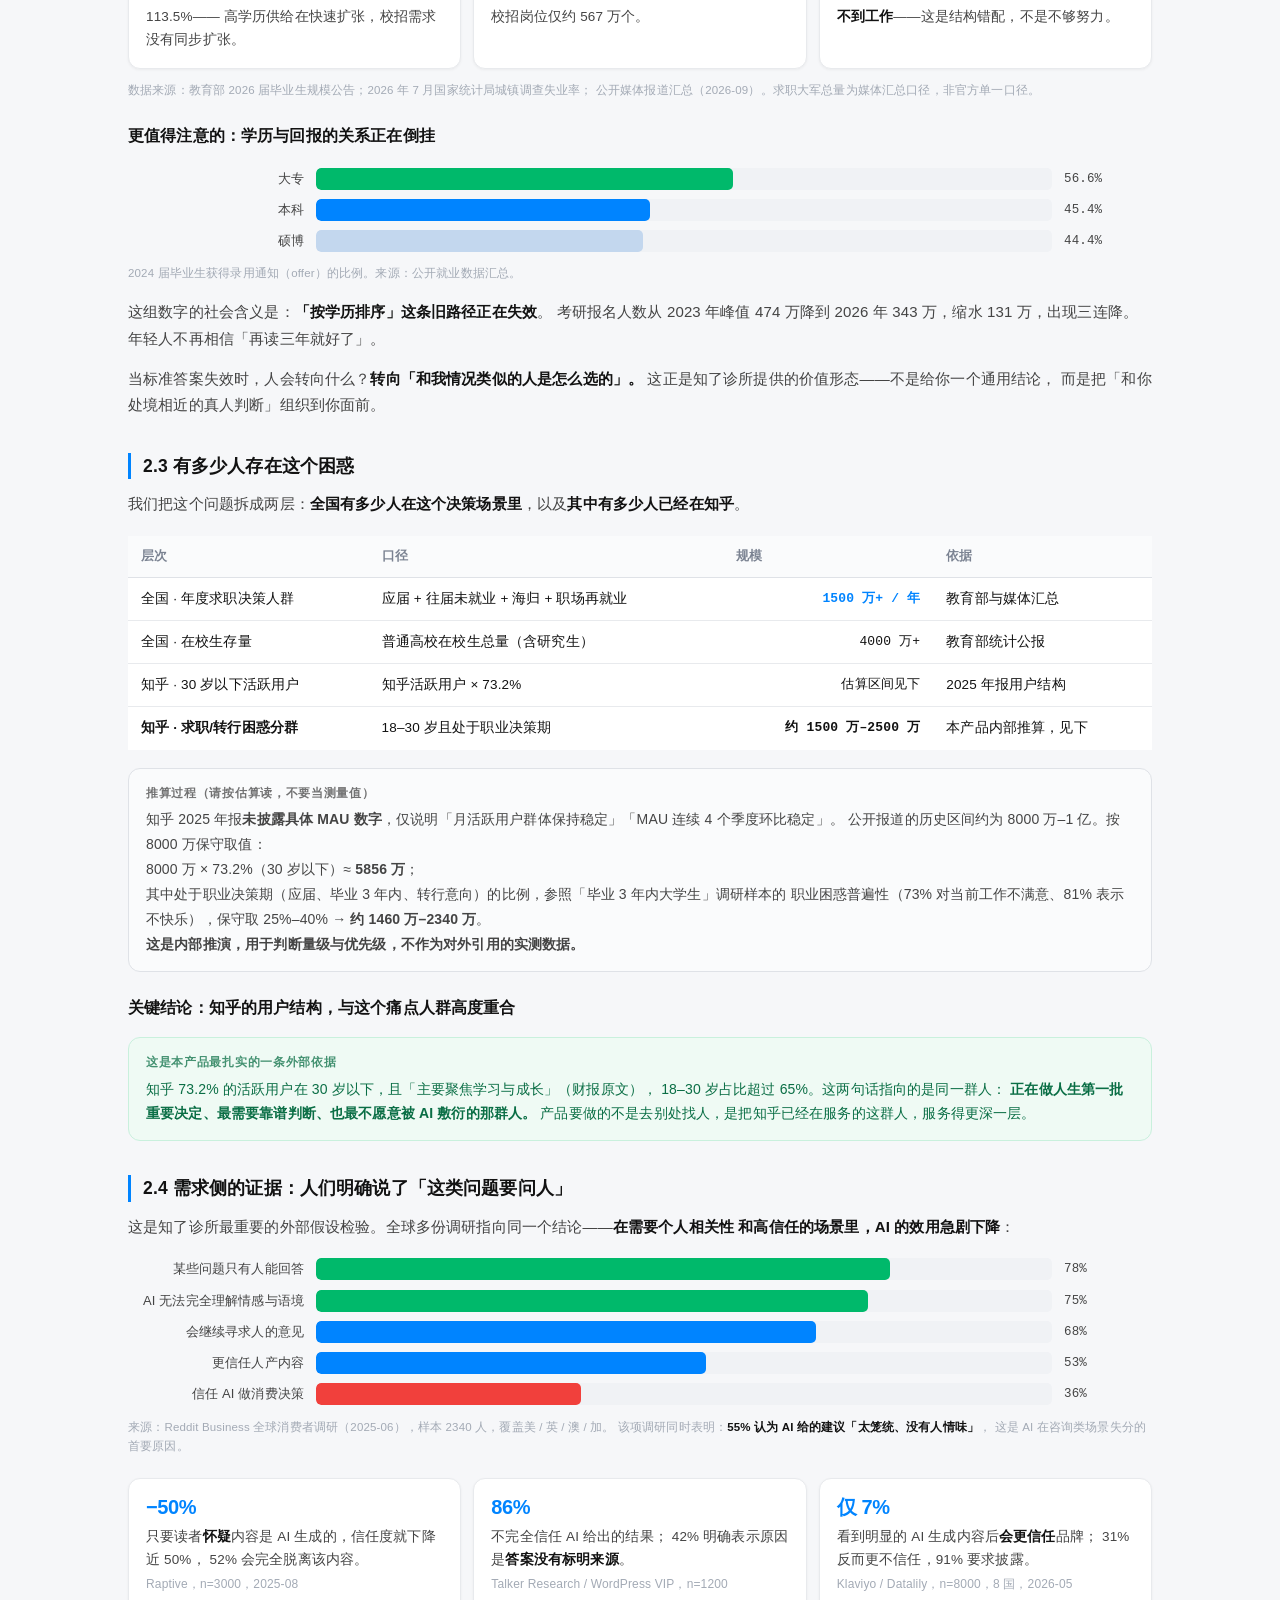
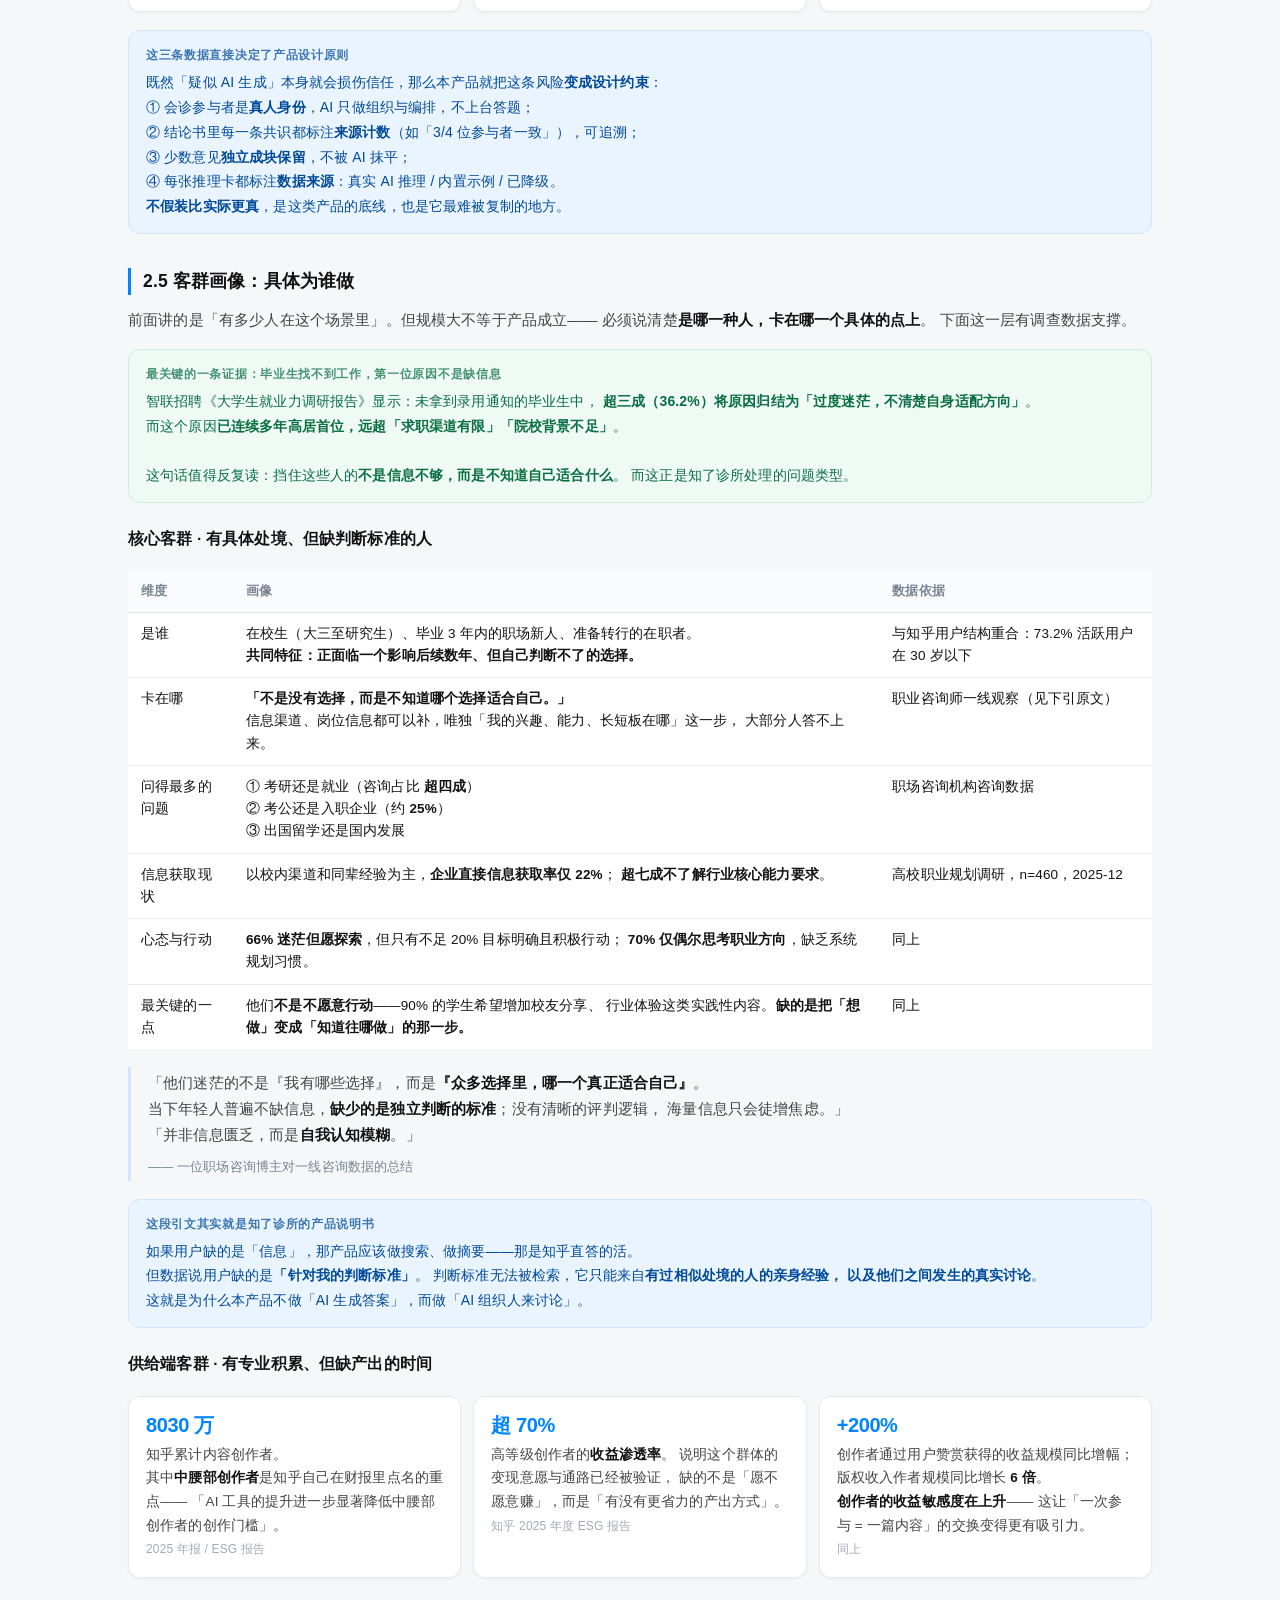
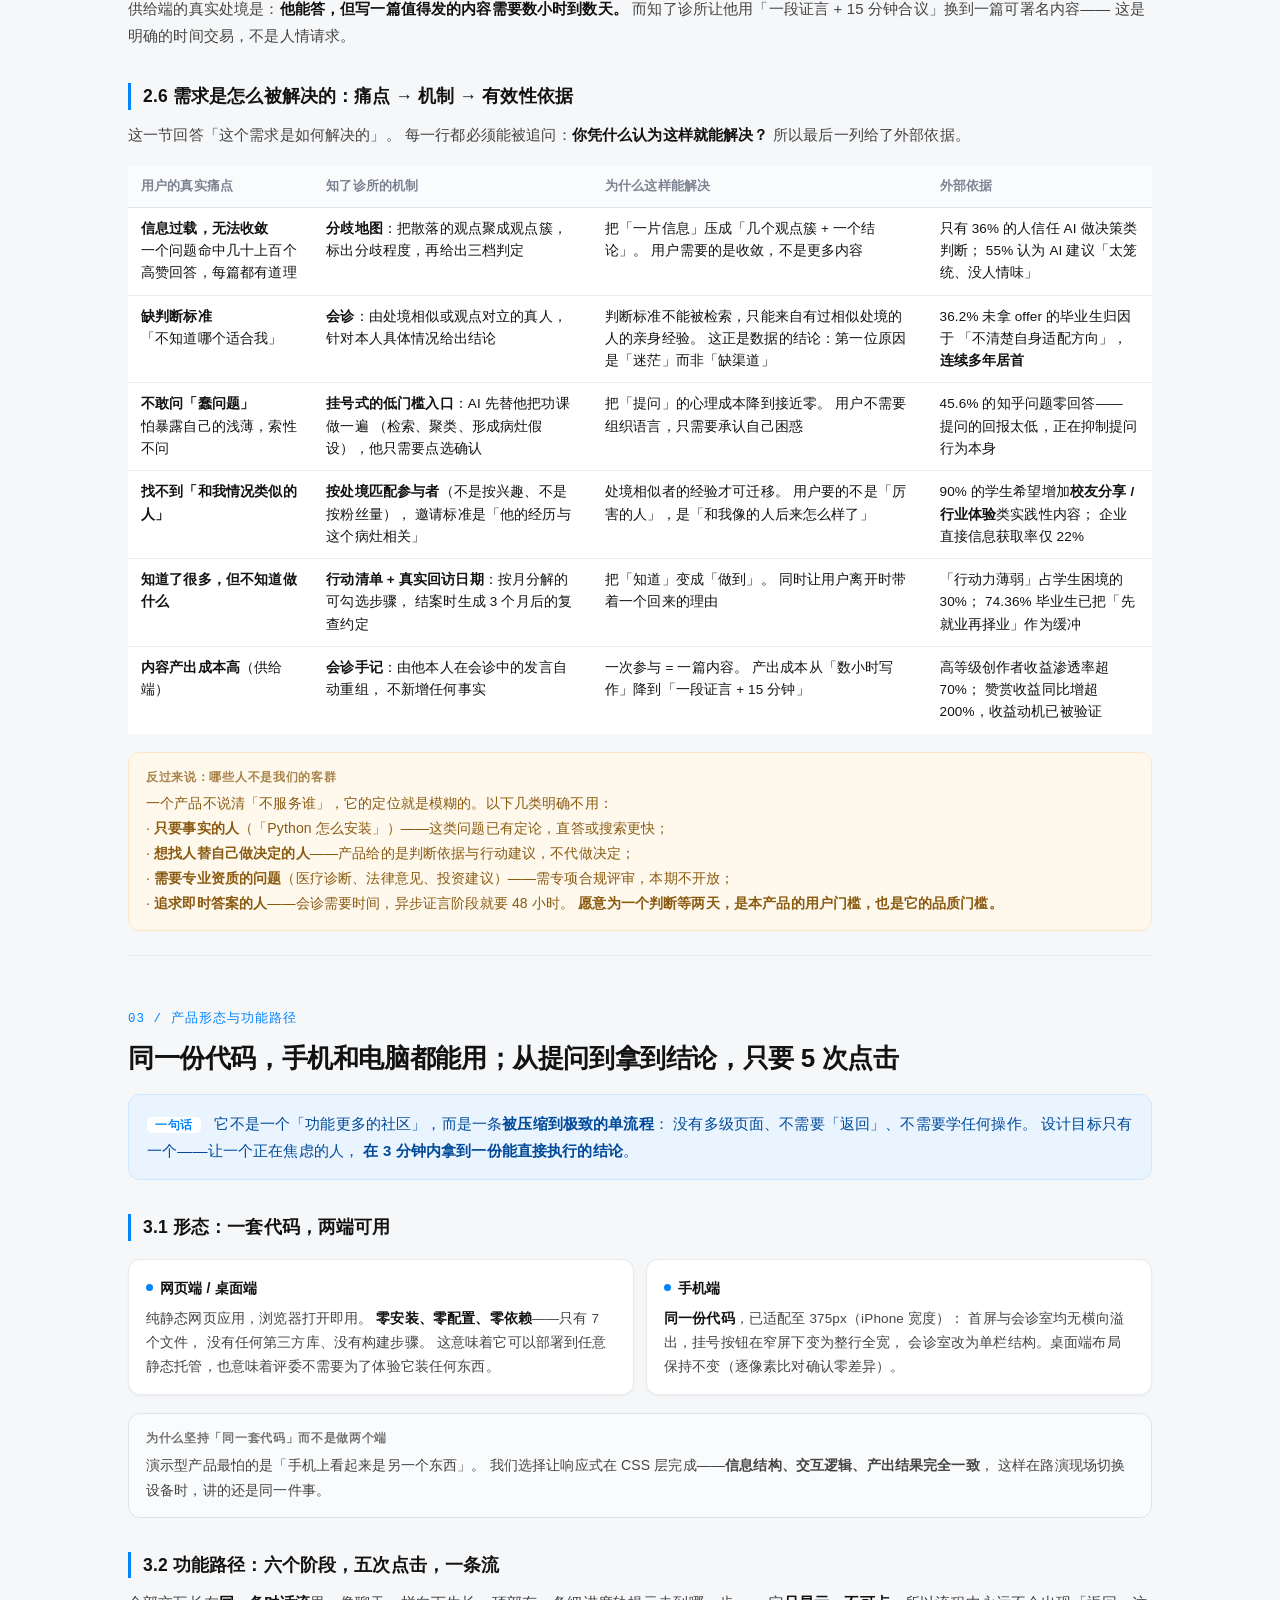
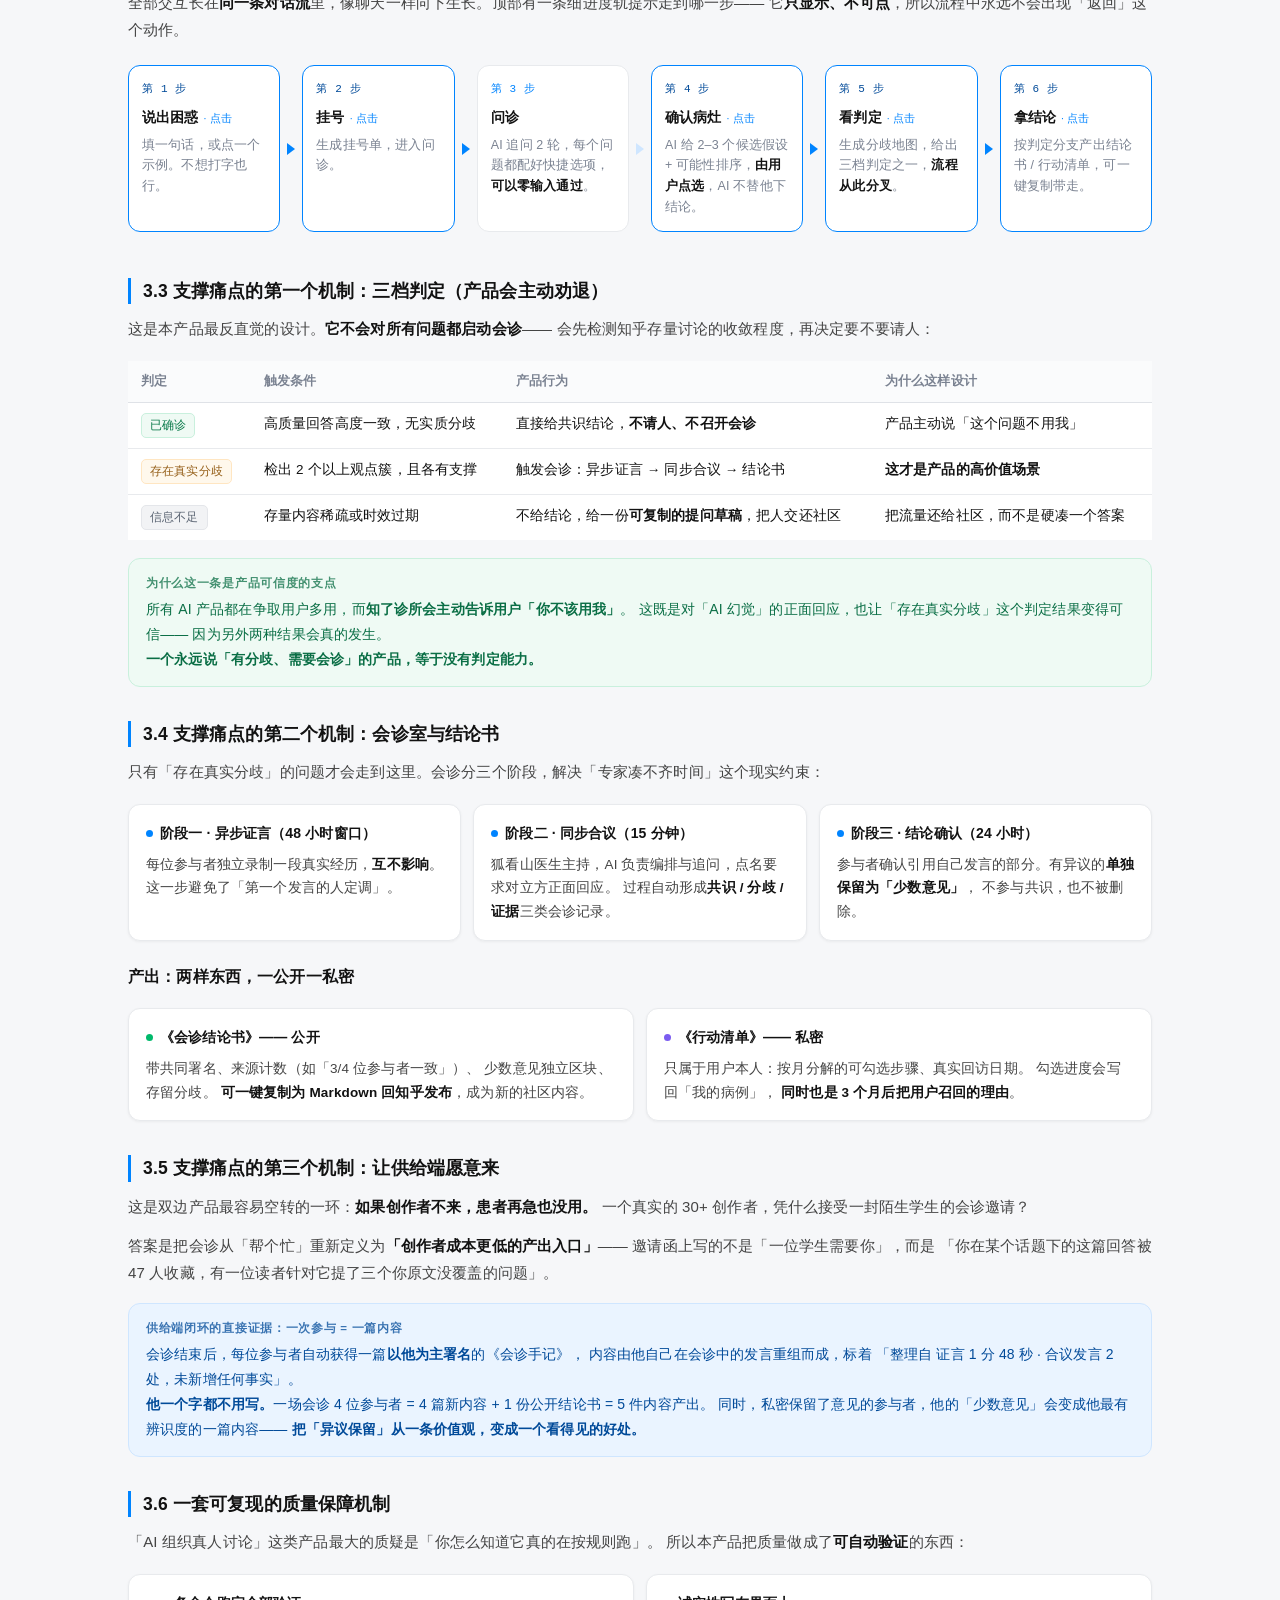
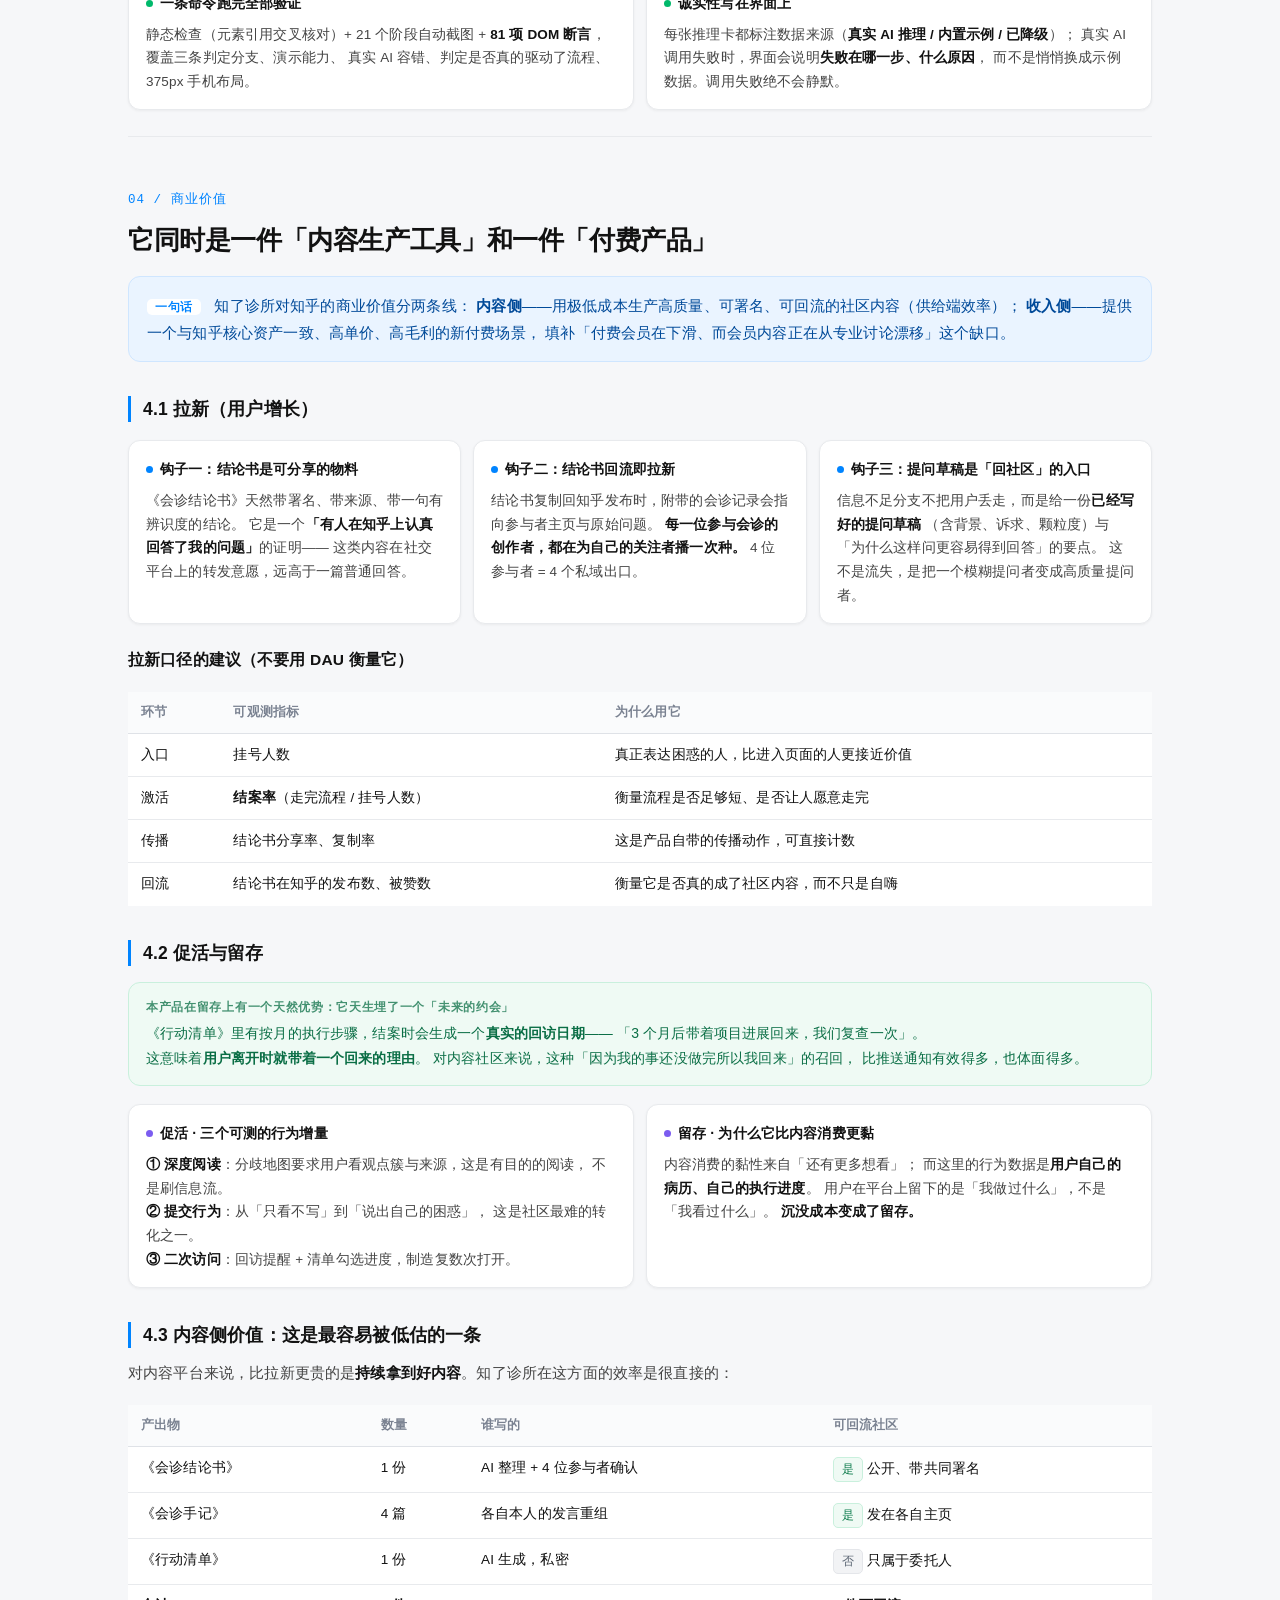
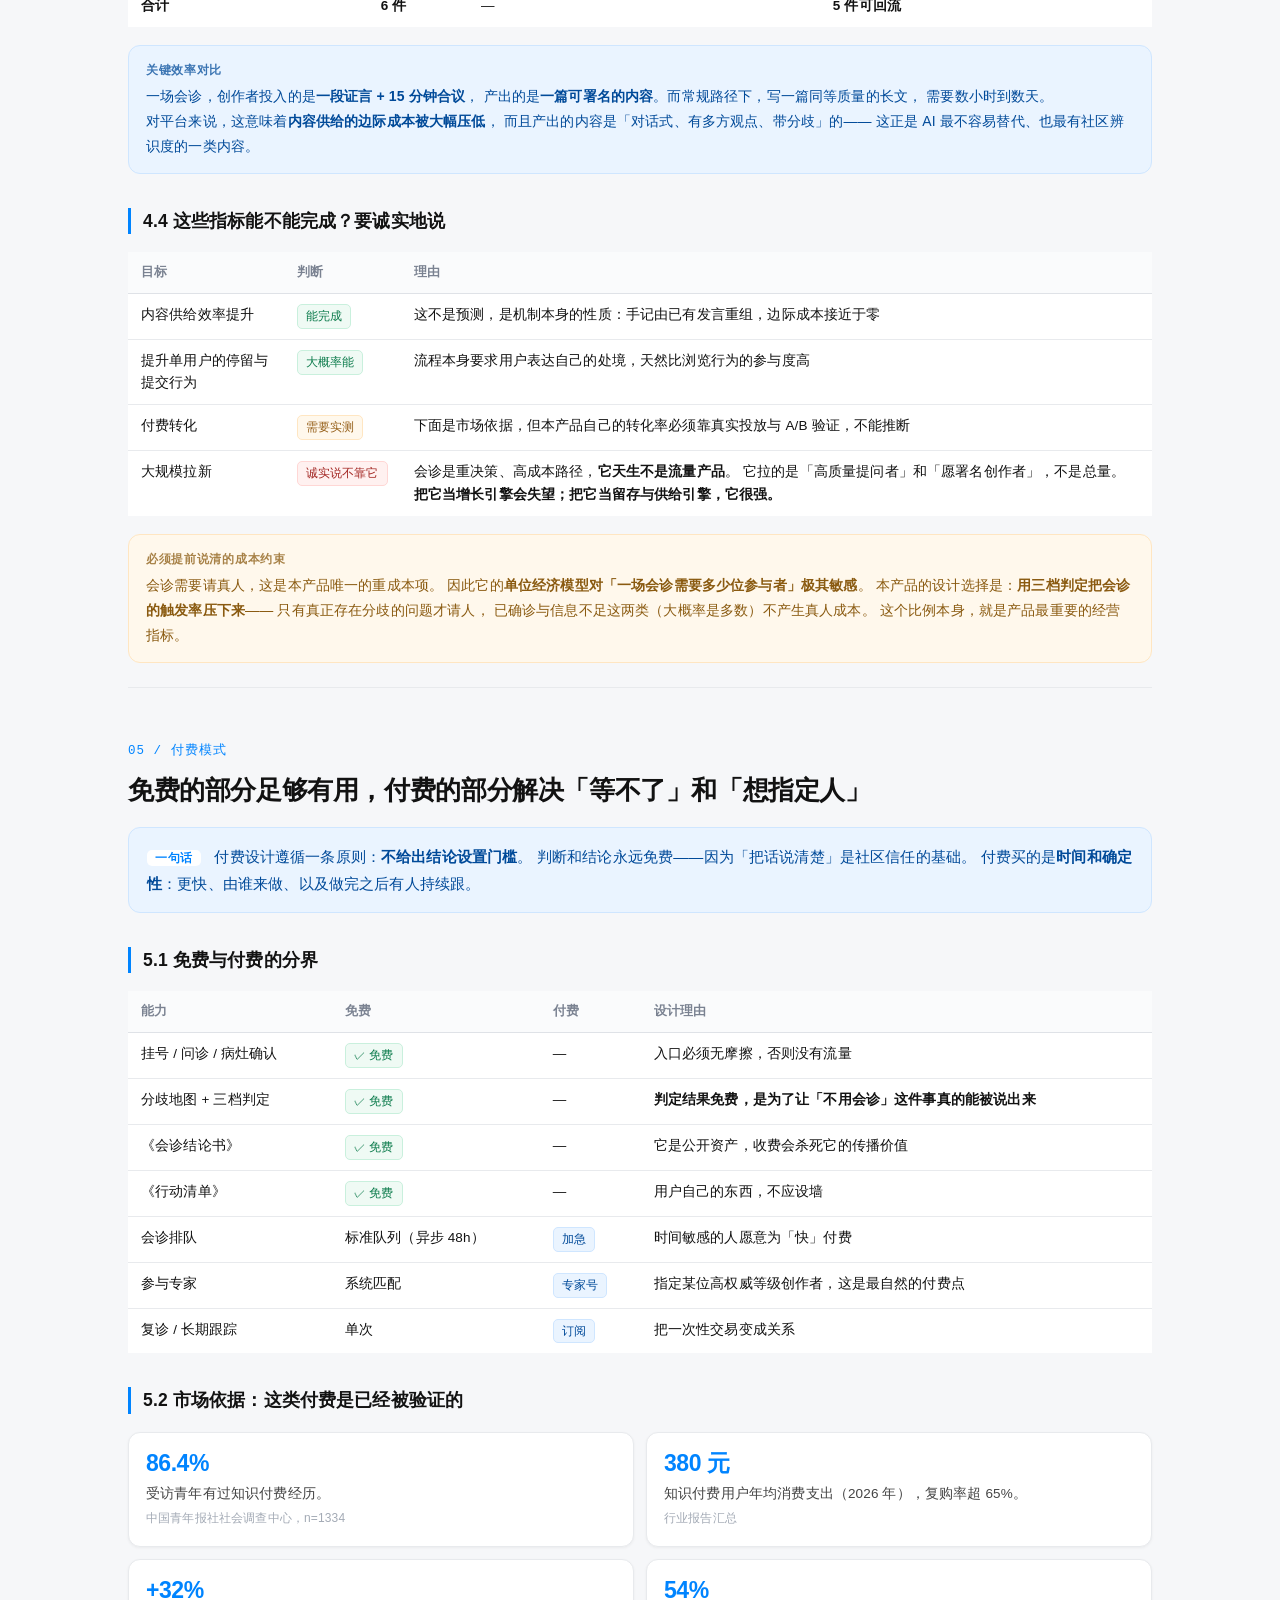
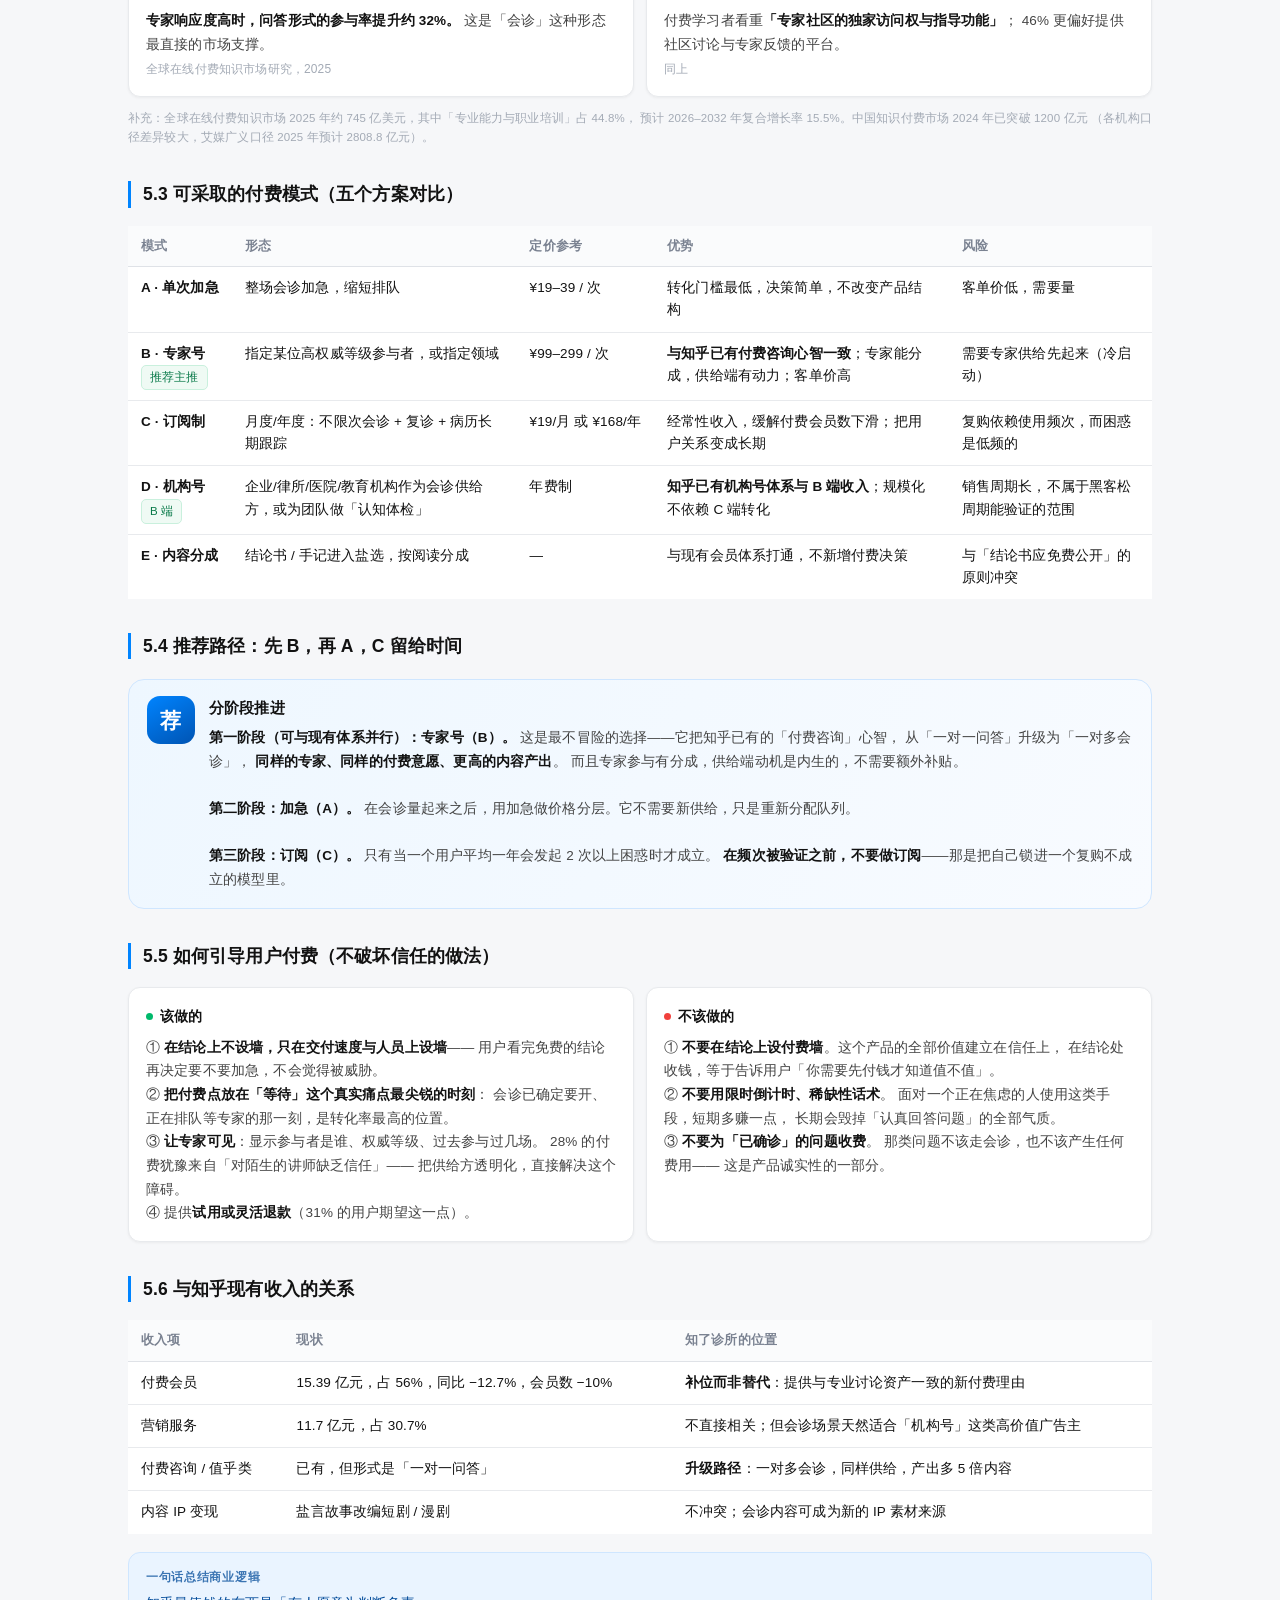
<file: 提交材料/知了诊所-汇报材料.html>
<!DOCTYPE html>
<html lang="zh-CN">
<head>
<meta charset="UTF-8">
<meta name="viewport" content="width=device-width, initial-scale=1">
<title>知了诊所 · 汇报材料</title>
<style>
:root{
  --blue:#0084ff; --blue-dark:#004a99; --blue-ink:#0a5cad;
  --blue-light:#eaf4ff; --blue-border:#cfe6ff;
  --t1:#121212; --t2:#444; --t3:#7a8291; --t4:#a3aab5;
  --border:#e8eaed; --border-2:#dfe2e7;
  --bg:#f6f7f9; --card:#fff;
  --green:#00b96b; --green-bg:#effaf4; --green-bd:#c9f0dd;
  --amber:#ff9607; --amber-bg:#fff8ec; --amber-bd:#ffe6c2;
  --red:#f1403c; --red-bg:#fff1f0; --red-bd:#ffd7d5;
  --purple:#7b5cf0; --purple-bg:#f4f1ff; --purple-bd:#e2daff;
  --mono:ui-monospace,SFMono-Regular,Menlo,Consolas,monospace;
  --shadow-1:0 1px 3px rgba(18,18,18,.05);
  --shadow-2:0 4px 16px rgba(18,18,18,.07);
  --r-s:8px; --r-m:12px; --r-l:16px;
}
*{box-sizing:border-box;margin:0;padding:0}
html{-webkit-text-size-adjust:100%}
body{
  font-family:-apple-system,BlinkMacSystemFont,"PingFang SC","Hiragino Sans GB","Microsoft YaHei",sans-serif;
  color:var(--t1); background:var(--bg);
  font-size:15px; line-height:1.78; letter-spacing:.01em;
  -webkit-font-smoothing:antialiased;
}
a{color:var(--blue);text-decoration:none}
b,strong{font-weight:600;color:var(--t1)}

/* ---------- 顶栏 ---------- */
.top{
  position:sticky; top:0; z-index:50;
  background:rgba(255,255,255,.92); backdrop-filter:saturate(180%) blur(14px);
  border-bottom:1px solid var(--border);
}
.top-in{
  max-width:1080px; margin:0 auto; padding:0 28px; height:56px;
  display:flex; align-items:center; gap:14px;
}
.top-mark{
  width:30px;height:30px;border-radius:9px;flex:0 0 30px;
  background:linear-gradient(150deg,#0084ff,#0054b3);
  color:#fff;font-size:15px;font-weight:600;
  display:flex;align-items:center;justify-content:center;
}
.top-name{font-size:15px;font-weight:600;white-space:nowrap}
.top-sub{font-size:12.5px;color:var(--t3);padding-left:11px;border-left:1px solid var(--border-2);white-space:nowrap}
.top-nav{margin-left:auto;display:flex;gap:2px;flex-wrap:wrap;justify-content:flex-end}
.top-nav a{
  font-size:13px;color:var(--t2);padding:5px 10px;border-radius:6px;white-space:nowrap;
}
.top-nav a:hover{background:var(--blue-light);color:var(--blue-dark)}
@media(max-width:860px){
  .top-sub{display:none}
  .top-nav{display:none}
}

/* ---------- 布局 ---------- */
.wrap{max-width:1080px;margin:0 auto;padding:0 28px 100px}
@media(max-width:720px){ .wrap{padding:0 16px 72px} .top-in{padding:0 16px} }

/* ---------- 封面 ---------- */
.hero{padding:60px 0 44px;border-bottom:1px solid var(--border)}
.hero-tag{
  display:inline-flex;align-items:center;gap:6px;
  font-size:12.5px;color:var(--blue-dark);background:var(--blue-light);
  border:1px solid var(--blue-border);border-radius:100px;padding:4px 13px;
  margin-bottom:20px;
}
.hero h1{font-size:38px;line-height:1.28;letter-spacing:-.02em;font-weight:600;margin-bottom:16px}
.hero h1 em{font-style:normal;color:var(--blue)}
.hero-lead{font-size:17px;color:var(--t2);line-height:1.85;max-width:820px;margin-bottom:26px}
.hero-meta{font-size:12.5px;color:var(--t3);display:flex;gap:18px;flex-wrap:wrap}
@media(max-width:720px){ .hero h1{font-size:27px} .hero-lead{font-size:15.5px} }

/* ---------- 关键数字条 ---------- */
.kpis{
  display:grid;grid-template-columns:repeat(4,1fr);gap:12px;margin-top:34px;
}
@media(max-width:860px){ .kpis{grid-template-columns:repeat(2,1fr)} }
.kpi{
  background:var(--card);border:1px solid var(--border);border-radius:var(--r-m);
  padding:16px 16px 15px;box-shadow:var(--shadow-1);
}
.kpi-n{font-size:25px;font-weight:600;line-height:1.2;letter-spacing:-.02em;color:var(--blue)}
.kpi-n.small{font-size:20px}
.kpi-l{font-size:12.5px;color:var(--t3);margin-top:6px;line-height:1.55}
.kpi-src{font-size:11px;color:var(--t4);margin-top:5px}

/* ---------- 章节 ---------- */
.sec{padding:52px 0 8px;border-bottom:1px solid var(--border)}
.sec:last-of-type{border-bottom:none}
.sec-no{
  font-family:var(--mono);font-size:12.5px;color:var(--blue);
  letter-spacing:.08em;margin-bottom:10px;
}
.sec h2{font-size:26px;line-height:1.4;font-weight:600;letter-spacing:-.015em;margin-bottom:14px}
.sec h3{
  font-size:17.5px;font-weight:600;margin:34px 0 12px;line-height:1.5;
  padding-left:12px;border-left:3px solid var(--blue);
}
.sec h4{font-size:15.5px;font-weight:600;margin:22px 0 8px;color:var(--t1)}
.sec p{margin-bottom:13px;color:var(--t2)}
.sec p.lead{font-size:16px;color:var(--t1)}
.sec ul,.sec ol{margin:0 0 14px 22px;color:var(--t2)}
.sec li{margin-bottom:7px}
.sec li::marker{color:var(--blue)}
@media(max-width:720px){ .sec h2{font-size:21px} .sec h3{font-size:16.5px} }

/* 一句话结论 */
.take{
  background:var(--blue-light);border:1px solid var(--blue-border);
  border-radius:var(--r-m);padding:15px 18px;margin:18px 0 4px;
  font-size:15px;color:var(--blue-dark);line-height:1.8;
}
.take b{color:var(--blue-dark);font-weight:600}
.take .tk{
  font-size:11.5px;font-weight:600;letter-spacing:.06em;
  background:#fff;color:var(--blue);border-radius:5px;padding:2px 8px;
  margin-right:9px;white-space:nowrap;
}

/* ---------- 卡片与网格 ---------- */
.grid{display:grid;gap:12px;margin:18px 0}
.g2{grid-template-columns:repeat(2,1fr)}
.g3{grid-template-columns:repeat(3,1fr)}
.g4{grid-template-columns:repeat(4,1fr)}
@media(max-width:860px){ .g3,.g4{grid-template-columns:repeat(2,1fr)} }
@media(max-width:620px){ .g2,.g3,.g4{grid-template-columns:1fr} }
.card{
  background:var(--card);border:1px solid var(--border);border-radius:var(--r-m);
  padding:16px 17px;box-shadow:var(--shadow-1);
}
.card-t{font-size:14px;font-weight:600;margin-bottom:7px;display:flex;align-items:center;gap:7px}
.card-d{font-size:13.5px;color:var(--t2);line-height:1.75}
.card-n{font-size:23px;font-weight:600;color:var(--blue);letter-spacing:-.02em;line-height:1.25;margin-bottom:5px}
.dot{width:7px;height:7px;border-radius:50%;flex:0 0 7px;display:inline-block}
.dot.r{background:var(--red)} .dot.g{background:var(--green)}
.dot.a{background:var(--amber)} .dot.b{background:var(--blue)}
.dot.p{background:var(--purple)} .dot.gray{background:#c2c8d0}

/* 强调块 */
.note{
  border-radius:var(--r-m);padding:14px 17px;margin:16px 0;
  font-size:14px;line-height:1.78;
  border:1px solid var(--border-2);background:#fafbfc;color:var(--t2);
}
.note.warn{background:var(--amber-bg);border-color:var(--amber-bd);color:#8a5a10}
.note.ok{background:var(--green-bg);border-color:var(--green-bd);color:#0a6e45}
.note.bad{background:var(--red-bg);border-color:var(--red-bd);color:#a32723}
.note.info{background:var(--blue-light);border-color:var(--blue-border);color:var(--blue-dark)}
.note b{color:inherit;font-weight:600}
.note .nt{font-size:11.5px;font-weight:600;letter-spacing:.06em;opacity:.75;display:block;margin-bottom:4px}

/* ---------- 表格 ---------- */
.tw{overflow-x:auto;margin:18px 0;-webkit-overflow-scrolling:touch}
table{width:100%;border-collapse:collapse;font-size:13.5px;background:var(--card)}
th,td{padding:10px 13px;text-align:left;border-bottom:1px solid var(--border);vertical-align:top;line-height:1.65}
th{
  font-size:12.5px;font-weight:600;color:var(--t3);
  background:#fafbfc;white-space:nowrap;border-bottom:1px solid var(--border-2);
}
tr:last-child td{border-bottom:none}
td.num{font-family:var(--mono);font-size:13px;white-space:nowrap;text-align:right}
td.hi{color:var(--blue);font-weight:600}
.up{color:var(--red)}      /* 中国习惯：红涨 */
.down{color:var(--green)}  /* 绿跌 */
.pill{
  display:inline-block;font-size:11.5px;font-weight:500;
  padding:2px 8px;border-radius:5px;white-space:nowrap;
}
.pill.ok{background:var(--green-bg);color:#0a7a4a;border:1px solid var(--green-bd)}
.pill.warn{background:var(--amber-bg);color:#96601a;border:1px solid var(--amber-bd)}
.pill.bad{background:var(--red-bg);color:#a32723;border:1px solid var(--red-bd)}
.pill.info{background:var(--blue-light);color:var(--blue-dark);border:1px solid var(--blue-border)}
.pill.plain{background:#f2f3f5;color:#5a6472;border:1px solid #e4e6ea}

/* 付费方案对比表：前两列不允许折行，否则「A · 单次加急」会被拆开 */
table.pm td:first-child,
table.pm td:nth-child(3){white-space:nowrap}

/* ---------- 条形图 ---------- */
.bars{margin:18px 0}
.bar-row{display:flex;align-items:center;gap:12px;margin-bottom:9px;flex-wrap:wrap}
.bar-label{flex:0 0 176px;font-size:13px;color:var(--t2);text-align:right;line-height:1.4}
.bar-track{flex:1 1 160px;height:22px;background:#f0f2f5;border-radius:5px;overflow:hidden}
.bar-fill{height:100%;border-radius:5px;background:var(--blue);transition:width .6s}
.bar-fill.dim{background:#c3d7ee}
.bar-fill.gr{background:var(--green)}
.bar-fill.am{background:var(--amber)}
.bar-fill.rd{background:var(--red)}
.bar-val{flex:0 0 88px;font-family:var(--mono);font-size:12.5px;color:var(--t2)}
@media(max-width:720px){
  /* 窄屏：标签独占一行，条形与数值另起一行，避免标签被压缩折行 */
  .bar-row{gap:6px 10px;margin-bottom:14px}
  .bar-label{flex:1 1 100%;text-align:left;font-size:12.5px}
  .bar-track{flex:1 1 auto;height:20px}
  .bar-val{flex:0 0 auto;font-size:12px}
}

/* ---------- 流程图 ---------- */
.flow{margin:22px 0}
.flow-row{
  display:flex;align-items:stretch;gap:0;flex-wrap:wrap;
}
.step{
  flex:1 1 0;min-width:0;
  background:var(--card);border:1px solid var(--border);
  border-radius:var(--r-m);padding:14px 13px;position:relative;
  margin-right:22px;margin-bottom:12px;
}
.step:last-child{margin-right:0}
.step::after{
  content:'';position:absolute;right:-16px;top:50%;transform:translateY(-50%);
  width:0;height:0;border-left:8px solid var(--blue-border);
  border-top:6px solid transparent;border-bottom:6px solid transparent;
}
.step:last-child::after{display:none}
.step-k{
  font-family:var(--mono);font-size:11px;color:var(--blue);
  letter-spacing:.06em;margin-bottom:5px;
}
.step-t{font-size:14px;font-weight:600;margin-bottom:5px}
.step-d{font-size:12.5px;color:var(--t3);line-height:1.65}
.step.click{background:#fff;border-color:var(--blue);border-width:1.5px}
.step.click .step-k{color:var(--blue-dark)}
.step.click::after{border-left-color:var(--blue)}
.step.click .step-t::after{
  content:'· 点击';font-size:10.5px;color:var(--blue);
  font-weight:400;margin-left:5px;
}
@media(max-width:860px){
  .flow-row{flex-direction:column}
  .step{margin-right:0;margin-bottom:22px}
  .step::after{
    right:auto;left:26px;top:auto;bottom:-16px;transform:none;
    border-left:6px solid transparent;border-right:6px solid transparent;
    border-top:8px solid var(--blue-border);border-bottom:0;
  }
  .step.click::after{
    border-left-color:transparent;border-right-color:transparent;
    border-top-color:var(--blue);
  }
}

/* ---------- 品牌/角色块 ---------- */
.fox{
  display:flex;gap:14px;align-items:flex-start;
  background:linear-gradient(120deg,#eef7ff,#f8fbff);
  border:1px solid var(--blue-border);border-radius:var(--r-l);
  padding:16px 18px;margin:20px 0;
}
.fox-mark{
  width:48px;height:48px;flex:0 0 48px;border-radius:13px;
  background:linear-gradient(150deg,#0084ff,#0054b3);
  color:#fff;font-size:21px;font-weight:600;
  display:flex;align-items:center;justify-content:center;
}
.fox-t{font-size:14.5px;font-weight:600;margin-bottom:4px}
.fox-d{font-size:13.5px;color:var(--t2);line-height:1.75}

/* 引用 */
.quote{
  border-left:3px solid var(--blue-border);padding:3px 0 3px 17px;
  margin:18px 0;font-size:14.5px;color:var(--t2);line-height:1.8;
}
.quote .who{display:block;font-size:12.5px;color:var(--t3);margin-top:7px}

/* 来源标注 */
.src{
  font-size:11.5px;color:var(--t4);margin-top:-6px;margin-bottom:16px;
  line-height:1.65;
}
.src code{
  font-family:var(--mono);font-size:11px;
  background:#f2f3f5;padding:1px 5px;border-radius:4px;color:var(--t3);
}

/* 页脚 */
.foot{
  margin-top:52px;padding-top:24px;border-top:1px solid var(--border);
  font-size:12.5px;color:var(--t3);line-height:1.85;
}
.foot h4{font-size:13px;color:var(--t2);margin:16px 0 7px}
.foot ul{margin-left:18px;font-size:12.5px}
/* 长网址必须允许任意位置断行，否则窄屏会被撑破 */
.foot .url{
  font-family:var(--mono);font-size:11.5px;color:var(--t2);
  word-break:break-all;overflow-wrap:anywhere;
}

/* 打印 */
@media print{
  /* 必须显式声明，否则 Chrome 打印时会丢掉所有背景色，
     提示块、结论块、标注标签会全部变成白底，层次就没了 */
  *{-webkit-print-color-adjust:exact;print-color-adjust:exact}
  body{background:#fff;font-size:11.5pt}
  .top{display:none}
  .wrap{max-width:none;padding:0}
  .sec{page-break-inside:avoid;padding:26px 0 6px}
  .hero{padding:0 0 22px}
  .card,.note,.take,.step,.fox{box-shadow:none}
  .step::after{display:none}
  .step{margin-right:12px}
  /* 表格不要被跨页切断 */
  table{page-break-inside:auto}
  tr{page-break-inside:avoid}
  h2,h3,h4{page-break-after:avoid}
  a{color:var(--t1)}
}
</style>
</head>
<body>

<header class="top">
  <div class="top-in">
    <div class="top-mark">知</div>
    <div class="top-name">知了诊所</div>
    <div class="top-sub">汇报材料 · 2026</div>
    <nav class="top-nav">
      <a href="#s1">① 为什么做</a>
      <a href="#s2">② 场景与规模</a>
      <a href="#s3">③ 产品与路径</a>
      <a href="#s4">④ 商业价值</a>
      <a href="#s5">⑤ 付费模式</a>
      <a href="#s6">附：口径说明</a>
    </nav>
  </div>
</header>

<div class="wrap">

<!-- ============ 封面 ============ -->
<div class="hero">
  <div class="hero-tag">知乎黑客松 2026 · 校园新锐季 ｜ 知识炼金场</div>
  <h1>知乎不缺答案，<em>缺的是把你的处境接上答案的那座桥</em></h1>
  <p class="hero-lead">
    十年积累下 9.5 亿条内容，足以回答几乎任何一个问题。
    但一个 23 岁的应届生打开「我该不该转行」时，看到的是一千个互相矛盾的答案，
    没有一个是「在他这个处境下」的结论。<br><br>
    <b>知了诊所做的事：让 AI 组织一次真实的会诊，让人与人之间已有的答案收敛成一份面向具体处境的结论。</b>
    AI 不上台答题，AI 负责把对的人请到一张桌子上。
  </p>
  <div class="hero-meta">
    <span>材料版本 v1.0</span>
    <span>2026-09-12</span>
    <span>可运行 Demo 已上线</span>
  </div>

  <div class="kpis">
    <div class="kpi">
      <div class="kpi-n">9.54<span style="font-size:15px">亿条</span></div>
      <div class="kpi-l">知乎累计内容量</div>
      <div class="kpi-src">2025 年报 · 同比 +9.1%</div>
    </div>
    <div class="kpi">
      <div class="kpi-n">45.6<span style="font-size:15px">%</span></div>
      <div class="kpi-l">知乎问题「零回答」的占比</div>
      <div class="kpi-src">第三方抽样 · 1000 个问题页</div>
    </div>
    <div class="kpi">
      <div class="kpi-n">1270<span style="font-size:15px">万</span></div>
      <div class="kpi-l">2026 届高校毕业生规模</div>
      <div class="kpi-src">教育部 · 同比 +48 万</div>
    </div>
    <div class="kpi">
      <div class="kpi-n">36.2<span style="font-size:15px">%</span></div>
      <div class="kpi-l">未拿 offer 的毕业生，归因「不清楚自己适合什么」</div>
      <div class="kpi-src">智联招聘就业力调研 · 连续多年居首</div>
    </div>
  </div>
</div>

<!-- ============ 一 ============ -->
<section class="sec" id="s1">
  <div class="sec-no">01 / 为什么做这个</div>
  <h2>知乎面对的不是「内容不够」，是「内容与处境之间没有桥」</h2>

  <div class="take">
    <span class="tk">一句话</span>
    知乎的核心资产是<b>真实的人的专业判断</b>，而不是内容的数量。
    但在 AI 时代，这个资产正在被两头夹击：一边是 AI 直接给答案，
    一边是抖音小红书切走日常提问。知了诊所守的是中间那块最难被替代的地方——
    <b>需要结合个人处境、需要真人负责的那类决策</b>。
  </div>

  <h3>1.1 先说清楚知乎现在的真实处境</h3>
  <p>这不是我们的揣测，是财报上的数字。以下全部来自知乎 2025 财年年报（截至 2025-12-31）：</p>

  <div class="tw">
    <table>
      <thead>
        <tr>
          <th>指标</th><th>2025 年</th><th>2024 年</th><th>变化</th><th>说明</th>
        </tr>
      </thead>
      <tbody>
        <tr>
          <td>总收入</td><td class="num">27.49 亿元</td><td class="num">35.99 亿元</td>
          <td class="num down">−23.6%</td>
          <td>连续收缩</td>
        </tr>
        <tr>
          <td>付费会员收入</td><td class="num">15.39 亿元</td><td class="num">17.62 亿元</td>
          <td class="num down">−12.7%</td>
          <td><b>最大的收入来源，占 56.0%，但正在下滑</b></td>
        </tr>
        <tr>
          <td>营销服务收入</td><td class="num">11.7 亿元</td><td class="num">—</td>
          <td class="num">—</td>
          <td>占 30.7%，在主动优化客户结构</td>
        </tr>
        <tr>
          <td>平均月订阅会员</td><td class="num">1350 万</td><td class="num">1500 万</td>
          <td class="num down">−10.0%</td>
          <td>人数在减少</td>
        </tr>
        <tr>
          <td>净利润</td><td class="num">−1.95 亿元</td><td class="num">−1.69 亿元</td>
          <td class="num down">亏损扩大</td>
          <td>经调整口径首次全年盈利（+0.38 亿元）</td>
        </tr>
        <tr>
          <td>累计内容量</td><td class="num">9.54 亿条</td><td class="num">—</td>
          <td class="num up">+9.1%</td>
          <td>内容还在涨</td>
        </tr>
        <tr>
          <td>累计内容创作者</td><td class="num">8030 万</td><td class="num">—</td>
          <td class="num up">+3.3%</td>
          <td>增速低于内容量增速</td>
        </tr>
      </tbody>
    </table>
  </div>
  <div class="src">
    数据来源：知乎 2025 财年业绩公告（港交所 2026-03-25 披露）、知乎 2025 Q4 财报。
    付费会员占比按人民币口径计算（15.389 / 27.490 = 56.0%）。
  </div>

  <h4>这张表里藏着三个必须正视的信号</h4>

  <div class="grid g3">
    <div class="card">
      <div class="card-t"><span class="dot r"></span>信号一 · 收入靠会员，会员在流失</div>
      <div class="card-d">
        付费会员贡献了 56% 的收入，是命脉。但它同比 −12.7%，
        人数从 1500 万掉到 1350 万（−10%）。
        也就是说，<b>知乎现在最需要的是「新理由让人掏钱」</b>——
        而不是把现有的付费墙加高。
      </div>
    </div>
    <div class="card">
      <div class="card-t"><span class="dot a"></span>信号二 · 内容在涨，使用效率没跟上</div>
      <div class="card-d">
        内容量 +9.1% 到 9.54 亿条，创作者 +3.3%。
        <b>内容的增速快于创作者的增速</b>，说明增长主要来自存量创作者的更多产出。
        对用户来说，这意味着「要读的更多了，但找到对自己有用的那一条没有变容易」。
      </div>
    </div>
    <div class="card">
      <div class="card-t"><span class="dot b"></span>信号三 · 用户结构决定了机会在哪</div>
      <div class="card-d">
        73.2% 的活跃用户在 30 岁以下，女性占 59.6%，
        DAU 日均使用时长 41 分钟以上。
        <b>知乎的核心用户，正是职业与人生选择最密集、最焦虑的那群人</b>——
        这是一个巨大的错配机会，也是本产品的立足点。
      </div>
    </div>
  </div>

  <h3>1.2 一个更少被提到、但更根本的问题：回答的两端都在失衡</h3>

  <p>
    上面讲的是收入与用户结构。但知乎真正的问题，藏在<b>「提问」与「回答」之间的关系</b>里。
    公开数据指向一个很少有人正视的事实——
  </p>

  <div class="note bad">
    <span class="nt">第三方抽样统计（非官方数据，请注意年份与口径）</span>
    有人对知乎随机抽取 1000 个问题页做过统计：<br>
    <b>45.6% 的问题，回答数是 0</b>；<br>
    <b>78.7% 的问题，回答数不足 3 个</b>；<br>
    而回答数在 50 个以上的「热门问题」，占比<b>不到 1%</b>。<br>
    <span style="font-size:12.5px;opacity:.8">
    来源：第三方抽样分析（1000 个问题页随机取样）。这是民间统计，不是知乎官方口径，
    且数据有一定年份，仅用于说明方向性。
    </span>
  </div>

  <p>把这两个数字放在一起看，会发现知乎面对的是一个<b>双向的问题</b>：</p>

  <div class="grid g2">
    <div class="card">
      <div class="card-t"><span class="dot r"></span>一端：大量提问，没有人回答</div>
      <div class="card-d">
        45.6% 的问题零回答。这不是「问题太冷门」，而是
        <b>提问者和能回答的人之间没有通路</b>——
        一个普通用户的提问，要穿过层层入口才能被潜在回答者看见，
        而等他被看见时，提问的人往往已经离开了。<br><br>
        <b>后果</b>：提问这件事在知乎的回报太低，愿意认真提问的人会越来越少。
      </div>
    </div>
    <div class="card">
      <div class="card-t"><span class="dot a"></span>另一端：少数热门问题，答案多到无法收敛</div>
      <div class="card-d">
        不到 1% 的问题集中了大量回答。而一个真实困惑（「我该不该转行」）
        会同时命中几十个热门问题、上百个高赞回答，
        <b>每一篇都有道理，但没有一篇针对提问者本人的处境</b>。<br><br>
        <b>后果</b>：用户拿到了「很多信息」，但没有拿到「一个判断」。
      </div>
    </div>
  </div>

  <div class="note info">
    <span class="nt">这两端失衡是同一个原因造成的</span>
    知乎的内容分发是按<b>「问题」</b>组织的，而用户的困惑是按<b>「处境」</b>组织的。
    同一个人问「我该不该转行」，背后可能是 30 岁有房贷、可能是应届生、
    可能是刚被裁员——这是三个完全不同的问题，却会被导向同一批回答。<br>
    <b>知了诊所切入点就在这个错位上：先搞清「你是谁、你的处境是什么」，再去调度内容与真人。</b>
  </div>

  <h4>还有一条：AI 生成内容正在让「真人回答」变得更稀缺</h4>
  <p>
    这不是推测，是知乎自己在 ESG 报告里披露的数字：2025 年知乎
    <b>日均拦截违规 AI 内容 1.6 万条</b>，同时处置了 38.7 万个违规作弊账户。
    当一个社区的提问有近一半没人回答、而回答里又有大量是机器批量生产的时候，
    <b>「有一个真实的人，认真为你的问题负责」这件事本身就成了稀缺品。</b>
  </p>
  <p>而知乎官方在 2025 年中期业绩公告里的表述，几乎就是本产品的立项理由：</p>

  <div class="quote">
    「愈发明显的是，由真人创作的<b>真实、专业且有深度的内容对于缓解人工智能幻觉至关重要</b>。
    这正是知乎 14 年来一直着力培养的差异化优势。」
    <span class="who">—— 知乎 2025 年中期业绩公告（2025-08-27）</span>
  </div>

  <h3>1.3 三个正在同时发生的挤压</h3>

  <h4>挤压一：AI 抢走了「知识获取」的第一入口</h4>
  <p>
    过去问「怎么学 Python」，第一反应是搜知乎。现在是问 AI。这个迁移已经完成，
    而且不可逆——知乎自己的动作也承认了这一点：核心产品「知乎直答」2025 Q3 社区渗透率超过 15%，
    约为去年同期的 4 倍，月活突破千万。
  </p>
  <p>
    但这里有个关键判断：<b>AI 搜索解决的是「知识」，不是「决定」。</b>
    当问题变成「我 32 岁、有房贷、非科班，现在转 AI 值不值」，
    AI 给的答案越标准，越没用。真人的、带具体处境的、有人愿意为它负责的回答，反而更稀缺。
  </p>

  <div class="quote">
    「真人生成内容的价值在于<b>信任</b>，这是 AI 时代的『硬通货』。」
    <span class="who">—— 知乎创始人兼 CEO 周源，2025 Q2 财报电话会</span>
  </div>

  <p>这句话本身就是知了诊所的产品定义。我们的设计前提是：<b>AI 越强，真人判断越值钱。</b></p>

  <h4>挤压二：抖音、小红书正在切走「普通人的日常提问」</h4>
  <ul>
    <li><b>抖音</b>在搜索页内嵌「提问」功能，基于 7 亿日活解决「刷到什么问什么」的即时需求。</li>
    <li><b>小红书</b>超过 70% 月活用户使用搜索，日均搜索约 6 次，「问一问」基于站内真人经验笔记做 AI 总结。</li>
  </ul>
  <p>
    这两家抢的不是知乎的存量用户，而是<b>增量市场</b>。它们的优势是流量和即时性，
    短板也很清楚：<b>给不出「有人为这个判断负责」的答案</b>。
    知乎要守的阵地，恰恰是「需要人负责」的那部分问题。
  </p>

  <h4>挤压三：付费会员的内容在漂移</h4>
  <p>
    知乎的付费会员目前主要由盐言故事（短篇/小说）生态支撑，并延伸到有声书、
    广播剧与 IP 改编。这是一条被验证过的变现路径，但它与知乎「专业讨论社区」的核心身份
    是<b>两件事</b>。
  </p>
  <div class="note warn">
    <span class="nt">需要正视</span>
    用户为「看好故事」付费，和用户为「搞清楚自己的问题」付费，是两种完全不同的心智。
    前者可以靠内容库规模留住人，后者必须靠<b>关系与信任</b>。
    知乎目前在后一种场景里，<b>没有一款原生的付费产品</b>——
    这是知了诊所想填的位。
  </div>

  <h3>1.4 所以问题的准确表述是</h3>

  <div class="note bad">
    <span class="nt">知乎的真实困境</span>
    <b>拥有最多「人的答案」，但用户拿不到「针对自己处境的答案」。</b><br>
    一个人真正要的不是「1200 个回答」，而是「在这 1200 个回答里，考虑到我这个情况，
    哪一条更适合我、为什么、下一步做什么」。这个「收敛」动作，现在没人做：
    AI 直接生成会幻觉且不可追责；社区靠用户自己翻，翻到放弃；
    官方圆桌需要运营人工策划，一场以周计。
  </div>

  <p>知了诊所把这个动作产品化了。它的定位因此可以一句话讲清：</p>

  <div class="fox">
    <div class="fox-mark">知</div>
    <div>
      <div class="fox-t">产品定位</div>
      <div class="fox-d">
        一个<b>由 AI 组织、由真人负责</b>的知识收敛服务。<br>
        用户提出一个具体困惑 → AI 检测知乎存量讨论的收敛程度 →
        分歧真实的才请人开一场会诊 → 产出面向本人处境的结论与行动清单。<br>
        <b>AI 不替代人回答，AI 组织人对人负责。</b>
      </div>
    </div>
  </div>

  <h3>1.5 与知乎生态的契合点（这一层是硬证据，不是话术）</h3>
  <div class="grid g2">
    <div class="card">
      <div class="card-t"><span class="dot g"></span>用知乎的方式解决知乎的问题</div>
      <div class="card-d">
        产品不生产新知识，它<b>消费知乎已有的答案</b>，
        把散落在多篇回答里的观点聚成「观点簇」，检出真实分歧，
        再把分歧交给真人讨论。内容资产越厚，产品越好用——
        这与知乎的资产是<b>正相关</b>，而不是竞争关系。
      </div>
    </div>
    <div class="card">
      <div class="card-t"><span class="dot g"></span>接口层已经接上知乎官方平台</div>
      <div class="card-d">
        已接入知乎数据开放平台（developer.zhihu.com）的<b>站内搜索接口</b>，
        分歧地图检索的是真实站内讨论，包含标题、赞同数、作者、
        <b>权威等级</b>。这不是演示用的假数据。
      </div>
    </div>
    <div class="card">
      <div class="card-t"><span class="dot g"></span>为创作者降低产出门槛</div>
      <div class="card-d">
        会诊结束后，每位参与者自动获得一篇以他为主署名的《会诊手记》，
        内容由他自己在会诊中的发言重组而成，<b>不需要额外写作</b>。
        一次参与 = 一篇内容。这是对「创作者供给」的直接补充。
      </div>
    </div>
    <div class="card">
      <div class="card-t"><span class="dot g"></span>产出回流社区</div>
      <div class="card-d">
        公开的《会诊结论书》带共同署名与来源计数，可一键复制回知乎发布，
        成为新的社区内容。私密的《行动清单》留给用户自己。
        <b>一公开一私密，同时解决「内容从哪来」和「用户为什么留下」。</b>
      </div>
    </div>
  </div>
</section>

<!-- ============ 二 ============ -->
<section class="sec" id="s2">
  <div class="sec-no">02 / 场景 · 痛点 · 规模</div>
  <h2>痛点不在「找不到信息」，在「信息太多、命运太具体」</h2>

  <div class="take">
    <span class="tk">一句话</span>
    2026 届毕业生 1270 万，全年求职大军超 1500 万，有效校招岗位约 567 万——接近 3 个人抢 1 个岗位。
    但更值得注意的不是人数，是<b>他们卡在哪里</b>：未拿 offer 的毕业生中，
    <b>36.2% 归因于「不清楚自身适配方向」，连续多年居首，远超「求职渠道有限」「院校背景不足」</b>。
    也就是说，<b>挡住他们的不是信息，是判断标准</b>——
    而知了诊所处理的正是「判断」这一类问题。
  </div>

  <h3>2.1 具体场景：这是一个什么样的时刻</h3>

  <div class="fox">
    <div class="fox-mark">案</div>
    <div>
      <div class="fox-t">典型案例（本产品演示用真实场景）</div>
      <div class="fox-d">
        一个普通本科在读生，想问「我这样还能进 AI 行业吗」。<br>
        他在知乎搜到 1200 多个回答：有人说学历是硬门槛、有人说项目经历能翻盘、
        有人说趁早考研、有人说直接工作积累经验更快。<br>
        <b>每一条都有道理，每一条都不针对他。</b>
        他真正的问题不是「有没有机会」，而是「我是不是已经晚了」——
        这是焦虑，不是信息缺失。<b>而焦虑，是搜索框回答不了的。</b>
      </div>
    </div>
  </div>

  <h3>2.2 痛点的量化：三个数字撑住这个场景</h3>

  <div class="grid g3">
    <div class="card">
      <div class="card-n">1270 万</div>
      <div class="card-t">2026 届高校毕业生</div>
      <div class="card-d">
        同比增加 48 万，<b>连续第 8 年突破千万</b>。
        硕士研究生规模从 2017 年的 52 万增至 111 万，增幅 113.5%——
        高学历供给在快速扩张，校招需求没有同步扩张。
      </div>
    </div>
    <div class="card">
      <div class="card-n">≈ 3 : 1</div>
      <div class="card-t">求职者与岗位之比</div>
      <div class="card-d">
        叠加往届未就业、海归回流、考公考研失利者，全年求职大军超 1500 万；
        而面向应届生的有效校招岗位仅约 567 万个。
      </div>
    </div>
    <div class="card">
      <div class="card-n">17.9%</div>
      <div class="card-t">16–24 岁城镇青年失业率</div>
      <div class="card-d">
        2026 年 7 月数据（不含在校生）。
        同期 AI 相关岗位需供比达 3.08，
        <b>一边招不到人，一边找不到工作</b>——这是结构错配，不是不够努力。
      </div>
    </div>
  </div>
  <div class="src">
    数据来源：教育部 2026 届毕业生规模公告；2026 年 7 月国家统计局城镇调查失业率；
    公开媒体报道汇总（2026-09）。求职大军总量为媒体汇总口径，非官方单一口径。
  </div>

  <h4>更值得注意的：学历与回报的关系正在倒挂</h4>
  <div class="bars">
    <div class="bar-row">
      <span class="bar-label">大专</span>
      <div class="bar-track"><div class="bar-fill gr" style="width:56.6%"></div></div>
      <span class="bar-val">56.6%</span>
    </div>
    <div class="bar-row">
      <span class="bar-label">本科</span>
      <div class="bar-track"><div class="bar-fill" style="width:45.4%"></div></div>
      <span class="bar-val">45.4%</span>
    </div>
    <div class="bar-row">
      <span class="bar-label">硕博</span>
      <div class="bar-track"><div class="bar-fill dim" style="width:44.4%"></div></div>
      <span class="bar-val">44.4%</span>
    </div>
  </div>
  <div class="src">2024 届毕业生获得录用通知（offer）的比例。来源：公开就业数据汇总。</div>

  <p>
    这组数字的社会含义是：<b>「按学历排序」这条旧路径正在失效</b>。
    考研报名人数从 2023 年峰值 474 万降到 2026 年 343 万，缩水 131 万，出现三连降。
    年轻人不再相信「再读三年就好了」。
  </p>
  <p>
    当标准答案失效时，人会转向什么？<b>转向「和我情况类似的人是怎么选的」。</b>
    这正是知了诊所提供的价值形态——不是给你一个通用结论，
    而是把「和你处境相近的真人判断」组织到你面前。
  </p>

  <h3>2.3 有多少人存在这个困惑</h3>
  <p>我们把这个问题拆成两层：<b>全国有多少人在这个决策场景里</b>，以及<b>其中有多少人已经在知乎</b>。</p>

  <div class="tw">
    <table>
      <thead>
        <tr><th>层次</th><th>口径</th><th>规模</th><th>依据</th></tr>
      </thead>
      <tbody>
        <tr>
          <td>全国 · 年度求职决策人群</td>
          <td>应届 + 往届未就业 + 海归 + 职场再就业</td>
          <td class="num hi">1500 万+ / 年</td>
          <td>教育部与媒体汇总</td>
        </tr>
        <tr>
          <td>全国 · 在校生存量</td>
          <td>普通高校在校生总量（含研究生）</td>
          <td class="num">4000 万+</td>
          <td>教育部统计公报</td>
        </tr>
        <tr>
          <td>知乎 · 30 岁以下活跃用户</td>
          <td>知乎活跃用户 × 73.2%</td>
          <td class="num">估算区间见下</td>
          <td>2025 年报用户结构</td>
        </tr>
        <tr>
          <td><b>知乎 · 求职/转行困惑分群</b></td>
          <td>18–30 岁且处于职业决策期</td>
          <td class="num hi"><b>约 1500 万–2500 万</b></td>
          <td>本产品内部推算，见下</td>
        </tr>
      </tbody>
    </table>
  </div>

  <div class="note">
    <span class="nt">推算过程（请按估算读，不要当测量值）</span>
    知乎 2025 年报<b>未披露具体 MAU 数字</b>，仅说明「月活跃用户群体保持稳定」「MAU 连续 4 个季度环比稳定」。
    公开报道的历史区间约为 8000 万–1 亿。按 8000 万保守取值：<br>
    8000 万 × 73.2%（30 岁以下）≈ <b>5856 万</b>；<br>
    其中处于职业决策期（应届、毕业 3 年内、转行意向）的比例，参照「毕业 3 年内大学生」调研样本的
    职业困惑普遍性（73% 对当前工作不满意、81% 表示不快乐），保守取 25%–40% →
    <b>约 1460 万–2340 万</b>。<br>
    <b>这是内部推演，用于判断量级与优先级，不作为对外引用的实测数据。</b>
  </div>

  <h4>关键结论：知乎的用户结构，与这个痛点人群高度重合</h4>
  <div class="note ok">
    <span class="nt">这是本产品最扎实的一条外部依据</span>
    知乎 73.2% 的活跃用户在 30 岁以下，且「主要聚焦学习与成长」（财报原文），
    18–30 岁占比超过 65%。这两句话指向的是同一群人：
    <b>正在做人生第一批重要决定、最需要靠谱判断、也最不愿意被 AI 敷衍的那群人。</b>
    产品要做的不是去别处找人，是把知乎已经在服务的这群人，服务得更深一层。
  </div>

  <h3>2.4 需求侧的证据：人们明确说了「这类问题要问人」</h3>
  <p>
    这是知了诊所最重要的外部假设检验。全球多份调研指向同一个结论——<b>在需要个人相关性
    和高信任的场景里，AI 的效用急剧下降</b>：
  </p>

  <div class="bars">
    <div class="bar-row">
      <span class="bar-label">某些问题只有人能回答</span>
      <div class="bar-track"><div class="bar-fill gr" style="width:78%"></div></div>
      <span class="bar-val">78%</span>
    </div>
    <div class="bar-row">
      <span class="bar-label">AI 无法完全理解情感与语境</span>
      <div class="bar-track"><div class="bar-fill gr" style="width:75%"></div></div>
      <span class="bar-val">75%</span>
    </div>
    <div class="bar-row">
      <span class="bar-label">会继续寻求人的意见</span>
      <div class="bar-track"><div class="bar-fill" style="width:68%"></div></div>
      <span class="bar-val">68%</span>
    </div>
    <div class="bar-row">
      <span class="bar-label">更信任人产内容</span>
      <div class="bar-track"><div class="bar-fill" style="width:53%"></div></div>
      <span class="bar-val">53%</span>
    </div>
    <div class="bar-row">
      <span class="bar-label">信任 AI 做消费决策</span>
      <div class="bar-track"><div class="bar-fill rd" style="width:36%"></div></div>
      <span class="bar-val">36%</span>
    </div>
  </div>
  <div class="src">
    来源：Reddit Business 全球消费者调研（2025-06），样本 2340 人，覆盖美 / 英 / 澳 / 加。
    该项调研同时表明：<b>55% 认为 AI 给的建议「太笼统、没有人情味」</b>，
    这是 AI 在咨询类场景失分的首要原因。
  </div>

  <div class="grid g3" style="margin-top:22px">
    <div class="card">
      <div class="card-n" style="font-size:20px">−50%</div>
      <div class="card-d">
        只要读者<b>怀疑</b>内容是 AI 生成的，信任度就下降近 50%，
        52% 会完全脱离该内容。<br>
        <span style="font-size:12px;color:var(--t4)">Raptive，n=3000，2025-08</span>
      </div>
    </div>
    <div class="card">
      <div class="card-n" style="font-size:20px">86%</div>
      <div class="card-d">
        不完全信任 AI 给出的结果；
        42% 明确表示原因是<b>答案没有标明来源</b>。<br>
        <span style="font-size:12px;color:var(--t4)">Talker Research / WordPress VIP，n=1200</span>
      </div>
    </div>
    <div class="card">
      <div class="card-n" style="font-size:20px">仅 7%</div>
      <div class="card-d">
        看到明显的 AI 生成内容后<b>会更信任</b>品牌；
        31% 反而更不信任，91% 要求披露。<br>
        <span style="font-size:12px;color:var(--t4)">Klaviyo / Datalily，n=8000，8 国，2026-05</span>
      </div>
    </div>
  </div>

  <div class="note info">
    <span class="nt">这三条数据直接决定了产品设计原则</span>
    既然「疑似 AI 生成」本身就会损伤信任，那么本产品就把这条风险<b>变成设计约束</b>：<br>
    ① 会诊参与者是<b>真人身份</b>，AI 只做组织与编排，不上台答题；<br>
    ② 结论书里每一条共识都标注<b>来源计数</b>（如「3/4 位参与者一致」），可追溯；<br>
    ③ 少数意见<b>独立成块保留</b>，不被 AI 抹平；<br>
    ④ 每张推理卡都标注<b>数据来源</b>：真实 AI 推理 / 内置示例 / 已降级。<br>
    <b>不假装比实际更真</b>，是这类产品的底线，也是它最难被复制的地方。
  </div>

  <h3>2.5 客群画像：具体为谁做</h3>

  <p>
    前面讲的是「有多少人在这个场景里」。但规模大不等于产品成立——
    必须说清楚<b>是哪一种人，卡在哪一个具体的点上</b>。
    下面这一层有调查数据支撑。
  </p>

  <div class="note ok">
    <span class="nt">最关键的一条证据：毕业生找不到工作，第一位原因不是缺信息</span>
    智联招聘《大学生就业力调研报告》显示：未拿到录用通知的毕业生中，
    <b>超三成（36.2%）将原因归结为「过度迷茫，不清楚自身适配方向」</b>。<br>
    而这个原因<b>已连续多年高居首位，远超「求职渠道有限」「院校背景不足」</b>。<br><br>
    这句话值得反复读：挡住这些人的<b>不是信息不够，而是不知道自己适合什么</b>。
    而这正是知了诊所处理的问题类型。
  </div>

  <h4>核心客群 · 有具体处境、但缺判断标准的人</h4>

  <div class="tw">
    <table>
      <thead>
        <tr><th>维度</th><th>画像</th><th>数据依据</th></tr>
      </thead>
      <tbody>
        <tr>
          <td>是谁</td>
          <td>在校生（大三至研究生）、毕业 3 年内的职场新人、准备转行的在职者。<br>
              <b>共同特征：正面临一个影响后续数年、但自己判断不了的选择。</b></td>
          <td>与知乎用户结构重合：73.2% 活跃用户在 30 岁以下</td>
        </tr>
        <tr>
          <td>卡在哪</td>
          <td><b>「不是没有选择，而是不知道哪个选择适合自己。」</b><br>
              信息渠道、岗位信息都可以补，唯独「我的兴趣、能力、长短板在哪」这一步，
              大部分人答不上来。</td>
          <td>职业咨询师一线观察（见下引原文）</td>
        </tr>
        <tr>
          <td>问得最多的问题</td>
          <td>① 考研还是就业（咨询占比 <b>超四成</b>）<br>
              ② 考公还是入职企业（约 <b>25%</b>）<br>
              ③ 出国留学还是国内发展</td>
          <td>职场咨询机构咨询数据</td>
        </tr>
        <tr>
          <td>信息获取现状</td>
          <td>以校内渠道和同辈经验为主，<b>企业直接信息获取率仅 22%</b>；
              <b>超七成不了解行业核心能力要求</b>。</td>
          <td>高校职业规划调研，n=460，2025-12</td>
        </tr>
        <tr>
          <td>心态与行动</td>
          <td><b>66% 迷茫但愿探索</b>，但只有不足 20% 目标明确且积极行动；
              <b>70% 仅偶尔思考职业方向</b>，缺乏系统规划习惯。</td>
          <td>同上</td>
        </tr>
        <tr>
          <td>最关键的一点</td>
          <td>他们<b>不是不愿意行动</b>——90% 的学生希望增加校友分享、
              行业体验这类实践性内容。<b>缺的是把「想做」变成「知道往哪做」的那一步。</b></td>
          <td>同上</td>
        </tr>
      </tbody>
    </table>
  </div>

  <div class="quote">
    「他们迷茫的不是『我有哪些选择』，而是<b>『众多选择里，哪一个真正适合自己』</b>。<br>
    当下年轻人普遍不缺信息，<b>缺少的是独立判断的标准</b>；没有清晰的评判逻辑，
    海量信息只会徒增焦虑。」<br>
    「并非信息匮乏，而是<b>自我认知模糊</b>。」
    <span class="who">—— 一位职场咨询博主对一线咨询数据的总结</span>
  </div>

  <div class="note info">
    <span class="nt">这段引文其实就是知了诊所的产品说明书</span>
    如果用户缺的是「信息」，那产品应该做搜索、做摘要——那是知乎直答的活。<br>
    但数据说用户缺的是<b>「针对我的判断标准」</b>。
    判断标准无法被检索，它只能来自<b>有过相似处境的人的亲身经验，
    以及他们之间发生的真实讨论</b>。<br>
    这就是为什么本产品不做「AI 生成答案」，而做「AI 组织人来讨论」。
  </div>

  <h4>供给端客群 · 有专业积累、但缺产出的时间</h4>
  <div class="grid g3">
    <div class="card">
      <div class="card-n" style="font-size:20px">8030 万</div>
      <div class="card-d">
        知乎累计内容创作者。<br>
        其中<b>中腰部创作者</b>是知乎自己在财报里点名的重点——
        「AI 工具的提升进一步显著降低中腰部创作者的创作门槛」。<br>
        <span style="font-size:12px;color:var(--t4)">2025 年报 / ESG 报告</span>
      </div>
    </div>
    <div class="card">
      <div class="card-n" style="font-size:20px">超 70%</div>
      <div class="card-d">
        高等级创作者的<b>收益渗透率</b>。
        说明这个群体的变现意愿与通路已经被验证，
        缺的不是「愿不愿意赚」，而是「有没有更省力的产出方式」。<br>
        <span style="font-size:12px;color:var(--t4)">知乎 2025 年度 ESG 报告</span>
      </div>
    </div>
    <div class="card">
      <div class="card-n" style="font-size:20px">+200%</div>
      <div class="card-d">
        创作者通过用户赞赏获得的收益规模同比增幅；
        版权收入作者规模同比增长 <b>6 倍</b>。<br>
        <b>创作者的收益敏感度在上升</b>——
        这让「一次参与 = 一篇内容」的交换变得更有吸引力。<br>
        <span style="font-size:12px;color:var(--t4)">同上</span>
      </div>
    </div>
  </div>
  <p>
    供给端的真实处境是：<b>他能答，但写一篇值得发的内容需要数小时到数天。</b>
    而知了诊所让他用「一段证言 + 15 分钟合议」换到一篇可署名内容——
    这是明确的时间交易，不是人情请求。
  </p>

  <h3>2.6 需求是怎么被解决的：痛点 → 机制 → 有效性依据</h3>

  <p>
    这一节回答「这个需求是如何解决的」。
    每一行都必须能被追问：<b>你凭什么认为这样就能解决？</b> 所以最后一列给了外部依据。
  </p>

  <div class="tw">
    <table>
      <thead>
        <tr>
          <th>用户的真实痛点</th>
          <th>知了诊所的机制</th>
          <th>为什么这样能解决</th>
          <th>外部依据</th>
        </tr>
      </thead>
      <tbody>
        <tr>
          <td><b>信息过载，无法收敛</b><br>
              一个问题命中几十上百个高赞回答，每篇都有道理</td>
          <td><b>分歧地图</b>：把散落的观点聚成观点簇，
              标出分歧程度，再给出三档判定</td>
          <td>把「一片信息」压成「几个观点簇 + 一个结论」。
              用户需要的是收敛，不是更多内容</td>
          <td>只有 36% 的人信任 AI 做决策类判断；
              55% 认为 AI 建议「太笼统、没人情味」</td>
        </tr>
        <tr>
          <td><b>缺判断标准</b><br>
              「不知道哪个适合我」</td>
          <td><b>会诊</b>：由处境相似或观点对立的真人，
              针对本人具体情况给出结论</td>
          <td>判断标准不能被检索，只能来自有过相似处境的人的亲身经验。
              这正是数据的结论：第一位原因是「迷茫」而非「缺渠道」</td>
          <td>36.2% 未拿 offer 的毕业生归因于
              「不清楚自身适配方向」，<b>连续多年居首</b></td>
        </tr>
        <tr>
          <td><b>不敢问「蠢问题」</b><br>
              怕暴露自己的浅薄，索性不问</td>
          <td><b>挂号式的低门槛入口</b>：AI 先替他把功课做一遍
              （检索、聚类、形成病灶假设），他只需要点选确认</td>
          <td>把「提问」的心理成本降到接近零。
              用户不需要组织语言，只需要承认自己困惑</td>
          <td>45.6% 的知乎问题零回答——
              提问的回报太低，正在抑制提问行为本身</td>
        </tr>
        <tr>
          <td><b>找不到「和我情况类似的人」</b></td>
          <td><b>按处境匹配参与者</b>（不是按兴趣、不是按粉丝量），
              邀请标准是「他的经历与这个病灶相关」</td>
          <td>处境相似者的经验才可迁移。
              用户要的不是「厉害的人」，是「和我像的人后来怎么样了」</td>
          <td>90% 的学生希望增加<b>校友分享 / 行业体验</b>类实践性内容；
              企业直接信息获取率仅 22%</td>
        </tr>
        <tr>
          <td><b>知道了很多，但不知道做什么</b></td>
          <td><b>行动清单 + 真实回访日期</b>：按月分解的可勾选步骤，
              结案时生成 3 个月后的复查约定</td>
          <td>把「知道」变成「做到」。
              同时让用户离开时带着一个回来的理由</td>
          <td>「行动力薄弱」占学生困境的 30%；
              74.36% 毕业生已把「先就业再择业」作为缓冲</td>
        </tr>
        <tr>
          <td><b>内容产出成本高</b>（供给端）</td>
          <td><b>会诊手记</b>：由他本人在会诊中的发言自动重组，
              不新增任何事实</td>
          <td>一次参与 = 一篇内容。
              产出成本从「数小时写作」降到「一段证言 + 15 分钟」</td>
          <td>高等级创作者收益渗透率超 70%；
              赞赏收益同比增超 200%，收益动机已被验证</td>
        </tr>
      </tbody>
    </table>
  </div>

  <div class="note warn">
    <span class="nt">反过来说：哪些人不是我们的客群</span>
    一个产品不说清「不服务谁」，它的定位就是模糊的。以下几类明确不用：<br>
    · <b>只要事实的人</b>（「Python 怎么安装」）——这类问题已有定论，直答或搜索更快；<br>
    · <b>想找人替自己做决定的人</b>——产品给的是判断依据与行动建议，不代做决定；<br>
    · <b>需要专业资质的问题</b>（医疗诊断、法律意见、投资建议）——需专项合规评审，本期不开放；<br>
    · <b>追求即时答案的人</b>——会诊需要时间，异步证言阶段就要 48 小时。
    <b>愿意为一个判断等两天，是本产品的用户门槛，也是它的品质门槛。</b>
  </div>
</section>

<!-- ============ 三 ============ -->
<section class="sec" id="s3">
  <div class="sec-no">03 / 产品形态与功能路径</div>
  <h2>同一份代码，手机和电脑都能用；从提问到拿到结论，只要 5 次点击</h2>

  <div class="take">
    <span class="tk">一句话</span>
    它不是一个「功能更多的社区」，而是一条<b>被压缩到极致的单流程</b>：
    没有多级页面、不需要「返回」、不需要学任何操作。
    设计目标只有一个——让一个正在焦虑的人，
    <b>在 3 分钟内拿到一份能直接执行的结论</b>。
  </div>

  <h3>3.1 形态：一套代码，两端可用</h3>

  <div class="grid g2">
    <div class="card">
      <div class="card-t"><span class="dot b"></span>网页端 / 桌面端</div>
      <div class="card-d">
        纯静态网页应用，浏览器打开即用。
        <b>零安装、零配置、零依赖</b>——只有 7 个文件，
        没有任何第三方库、没有构建步骤。
        这意味着它可以部署到任意静态托管，也意味着评委不需要为了体验它装任何东西。
      </div>
    </div>
    <div class="card">
      <div class="card-t"><span class="dot b"></span>手机端</div>
      <div class="card-d">
        <b>同一份代码</b>，已适配至 375px（iPhone 宽度）：
        首屏与会诊室均无横向溢出，挂号按钮在窄屏下变为整行全宽，
        会诊室改为单栏结构。桌面端布局保持不变（逐像素比对确认零差异）。
      </div>
    </div>
  </div>

  <div class="note">
    <span class="nt">为什么坚持「同一套代码」而不是做两个端</span>
    演示型产品最怕的是「手机上看起来是另一个东西」。
    我们选择让响应式在 CSS 层完成——<b>信息结构、交互逻辑、产出结果完全一致</b>，
    这样在路演现场切换设备时，讲的还是同一件事。
  </div>

  <h3>3.2 功能路径：六个阶段，五次点击，一条流</h3>
  <p>
    全部交互长在<b>同一条对话流</b>里，像聊天一样向下生长。顶部有一条细进度轨提示走到哪一步——
    它<b>只显示、不可点</b>，所以流程中永远不会出现「返回」这个动作。
  </p>

  <div class="flow">
    <div class="flow-row">
      <div class="step click">
        <div class="step-k">第 1 步</div>
        <div class="step-t">说出困惑</div>
        <div class="step-d">填一句话，或点一个示例。不想打字也行。</div>
      </div>
      <div class="step click">
        <div class="step-k">第 2 步</div>
        <div class="step-t">挂号</div>
        <div class="step-d">生成挂号单，进入问诊。</div>
      </div>
      <div class="step">
        <div class="step-k">第 3 步</div>
        <div class="step-t">问诊</div>
        <div class="step-d">AI 追问 2 轮，每个问题都配好快捷选项，<b>可以零输入通过</b>。</div>
      </div>
      <div class="step click">
        <div class="step-k">第 4 步</div>
        <div class="step-t">确认病灶</div>
        <div class="step-d">AI 给 2–3 个候选假设 + 可能性排序，<b>由用户点选</b>，AI 不替他下结论。</div>
      </div>
      <div class="step click">
        <div class="step-k">第 5 步</div>
        <div class="step-t">看判定</div>
        <div class="step-d">生成分歧地图，给出三档判定之一，<b>流程从此分叉</b>。</div>
      </div>
      <div class="step click">
        <div class="step-k">第 6 步</div>
        <div class="step-t">拿结论</div>
        <div class="step-d">按判定分支产出结论书 / 行动清单，可一键复制带走。</div>
      </div>
    </div>
  </div>

  <h3>3.3 支撑痛点的第一个机制：三档判定（产品会主动劝退）</h3>
  <p>
    这是本产品最反直觉的设计。<b>它不会对所有问题都启动会诊</b>——
    会先检测知乎存量讨论的收敛程度，再决定要不要请人：
  </p>

  <div class="tw">
    <table>
      <thead>
        <tr><th>判定</th><th>触发条件</th><th>产品行为</th><th>为什么这样设计</th></tr>
      </thead>
      <tbody>
        <tr>
          <td><span class="pill ok">已确诊</span></td>
          <td>高质量回答高度一致，无实质分歧</td>
          <td>直接给共识结论，<b>不请人、不召开会诊</b></td>
          <td>产品主动说「这个问题不用我」</td>
        </tr>
        <tr>
          <td><span class="pill warn">存在真实分歧</span></td>
          <td>检出 2 个以上观点簇，且各有支撑</td>
          <td>触发会诊：异步证言 → 同步合议 → 结论书</td>
          <td><b>这才是产品的高价值场景</b></td>
        </tr>
        <tr>
          <td><span class="pill plain">信息不足</span></td>
          <td>存量内容稀疏或时效过期</td>
          <td>不给结论，给一份<b>可复制的提问草稿</b>，把人交还社区</td>
          <td>把流量还给社区，而不是硬凑一个答案</td>
        </tr>
      </tbody>
    </table>
  </div>

  <div class="note ok">
    <span class="nt">为什么这一条是产品可信度的支点</span>
    所有 AI 产品都在争取用户多用，而<b>知了诊所会主动告诉用户「你不该用我」</b>。
    这既是对「AI 幻觉」的正面回应，也让「存在真实分歧」这个判定结果变得可信——
    因为另外两种结果会真的发生。<br>
    <b>一个永远说「有分歧、需要会诊」的产品，等于没有判定能力。</b>
  </div>

  <h3>3.4 支撑痛点的第二个机制：会诊室与结论书</h3>
  <p>只有「存在真实分歧」的问题才会走到这里。会诊分三个阶段，解决「专家凑不齐时间」这个现实约束：</p>

  <div class="grid g3">
    <div class="card">
      <div class="card-t"><span class="dot b"></span>阶段一 · 异步证言（48 小时窗口）</div>
      <div class="card-d">
        每位参与者独立录制一段真实经历，<b>互不影响</b>。
        这一步避免了「第一个发言的人定调」。
      </div>
    </div>
    <div class="card">
      <div class="card-t"><span class="dot b"></span>阶段二 · 同步合议（15 分钟）</div>
      <div class="card-d">
        狐看山医生主持，AI 负责编排与追问，点名要求对立方正面回应。
        过程自动形成<b>共识 / 分歧 / 证据</b>三类会诊记录。
      </div>
    </div>
    <div class="card">
      <div class="card-t"><span class="dot b"></span>阶段三 · 结论确认（24 小时）</div>
      <div class="card-d">
        参与者确认引用自己发言的部分。有异议的<b>单独保留为「少数意见」</b>，
        不参与共识，也不被删除。
      </div>
    </div>
  </div>

  <h4>产出：两样东西，一公开一私密</h4>
  <div class="grid g2">
    <div class="card">
      <div class="card-t"><span class="dot g"></span>《会诊结论书》—— 公开</div>
      <div class="card-d">
        带共同署名、来源计数（如「3/4 位参与者一致」）、
        少数意见独立区块、存留分歧。
        <b>可一键复制为 Markdown 回知乎发布</b>，成为新的社区内容。
      </div>
    </div>
    <div class="card">
      <div class="card-t"><span class="dot p"></span>《行动清单》—— 私密</div>
      <div class="card-d">
        只属于用户本人：按月分解的可勾选步骤、真实回访日期。
        勾选进度会写回「我的病例」，
        <b>同时也是 3 个月后把用户召回的理由</b>。
      </div>
    </div>
  </div>

  <h3>3.5 支撑痛点的第三个机制：让供给端愿意来</h3>
  <p>
    这是双边产品最容易空转的一环：<b>如果创作者不来，患者再急也没用。</b>
    一个真实的 30+ 创作者，凭什么接受一封陌生学生的会诊邀请？
  </p>
  <p>
    答案是把会诊从「帮个忙」重新定义为<b>「创作者成本更低的产出入口」</b>——
    邀请函上写的不是「一位学生需要你」，而是
    「你在某个话题下的这篇回答被 47 人收藏，有一位读者针对它提了三个你原文没覆盖的问题」。
  </p>

  <div class="note info">
    <span class="nt">供给端闭环的直接证据：一次参与 = 一篇内容</span>
    会诊结束后，每位参与者自动获得一篇<b>以他为主署名</b>的《会诊手记》，
    内容由他自己在会诊中的发言重组而成，标着
    「整理自 证言 1 分 48 秒 · 合议发言 2 处，未新增任何事实」。<br>
    <b>他一个字都不用写。</b>一场会诊 4 位参与者 = 4 篇新内容 + 1 份公开结论书 = 5 件内容产出。
    同时，私密保留了意见的参与者，他的「少数意见」会变成他最有辨识度的一篇内容——
    <b>把「异议保留」从一条价值观，变成一个看得见的好处。</b>
  </div>

  <h3>3.6 一套可复现的质量保障机制</h3>
  <p>
    「AI 组织真人讨论」这类产品最大的质疑是「你怎么知道它真的在按规则跑」。
    所以本产品把质量做成了<b>可自动验证</b>的东西：
  </p>
  <div class="grid g2">
    <div class="card">
      <div class="card-t"><span class="dot g"></span>一条命令跑完全部验证</div>
      <div class="card-d">
        静态检查（元素引用交叉核对）+ 21 个阶段自动截图 +
        <b>81 项 DOM 断言</b>，覆盖三条判定分支、演示能力、
        真实 AI 容错、判定是否真的驱动了流程、375px 手机布局。
      </div>
    </div>
    <div class="card">
      <div class="card-t"><span class="dot g"></span>诚实性写在界面上</div>
      <div class="card-d">
        每张推理卡都标注数据来源（<b>真实 AI 推理 / 内置示例 / 已降级</b>）；
        真实 AI 调用失败时，界面会说明<b>失败在哪一步、什么原因</b>，
        而不是悄悄换成示例数据。调用失败绝不会静默。
      </div>
    </div>
  </div>
</section>

<!-- ============ 四 ============ -->
<section class="sec" id="s4">
  <div class="sec-no">04 / 商业价值</div>
  <h2>它同时是一件「内容生产工具」和一件「付费产品」</h2>

  <div class="take">
    <span class="tk">一句话</span>
    知了诊所对知乎的商业价值分两条线：
    <b>内容侧</b>——用极低成本生产高质量、可署名、可回流的社区内容（供给端效率）；
    <b>收入侧</b>——提供一个与知乎核心资产一致、高单价、高毛利的新付费场景，
    填补「付费会员在下滑、而会员内容正在从专业讨论漂移」这个缺口。
  </div>

  <h3>4.1 拉新（用户增长）</h3>

  <div class="grid g3">
    <div class="card">
      <div class="card-t"><span class="dot b"></span>钩子一：结论书是可分享的物料</div>
      <div class="card-d">
        《会诊结论书》天然带署名、带来源、带一句有辨识度的结论。
        它是一个<b>「有人在知乎上认真回答了我的问题」</b>的证明——
        这类内容在社交平台上的转发意愿，远高于一篇普通回答。
      </div>
    </div>
    <div class="card">
      <div class="card-t"><span class="dot b"></span>钩子二：结论书回流即拉新</div>
      <div class="card-d">
        结论书复制回知乎发布时，附带的会诊记录会指向参与者主页与原始问题。
        <b>每一位参与会诊的创作者，都在为自己的关注者播一次种。</b>
        4 位参与者 = 4 个私域出口。
      </div>
    </div>
    <div class="card">
      <div class="card-t"><span class="dot b"></span>钩子三：提问草稿是「回社区」的入口</div>
      <div class="card-d">
        信息不足分支不把用户丢走，而是给一份<b>已经写好的提问草稿</b>
        （含背景、诉求、颗粒度）与「为什么这样问更容易得到回答」的要点。
        这不是流失，是把一个模糊提问者变成高质量提问者。
      </div>
    </div>
  </div>

  <h4>拉新口径的建议（不要用 DAU 衡量它）</h4>
  <div class="tw">
    <table>
      <thead><tr><th>环节</th><th>可观测指标</th><th>为什么用它</th></tr></thead>
      <tbody>
        <tr><td>入口</td><td>挂号人数</td><td>真正表达困惑的人，比进入页面的人更接近价值</td></tr>
        <tr><td>激活</td><td><b>结案率</b>（走完流程 / 挂号人数）</td><td>衡量流程是否足够短、是否让人愿意走完</td></tr>
        <tr><td>传播</td><td>结论书分享率、复制率</td><td>这是产品自带的传播动作，可直接计数</td></tr>
        <tr><td>回流</td><td>结论书在知乎的发布数、被赞数</td><td>衡量它是否真的成了社区内容，而不只是自嗨</td></tr>
      </tbody>
    </table>
  </div>

  <h3>4.2 促活与留存</h3>

  <div class="note ok">
    <span class="nt">本产品在留存上有一个天然优势：它天生埋了一个「未来的约会」</span>
    《行动清单》里有按月的执行步骤，结案时会生成一个<b>真实的回访日期</b>——
    「3 个月后带着项目进展回来，我们复查一次」。<br>
    这意味着<b>用户离开时就带着一个回来的理由</b>。
    对内容社区来说，这种「因为我的事还没做完所以我回来」的召回，
    比推送通知有效得多，也体面得多。
  </div>

  <div class="grid g2">
    <div class="card">
      <div class="card-t"><span class="dot p"></span>促活 · 三个可测的行为增量</div>
      <div class="card-d">
        <b>① 深度阅读</b>：分歧地图要求用户看观点簇与来源，这是有目的的阅读，
        不是刷信息流。<br>
        <b>② 提交行为</b>：从「只看不写」到「说出自己的困惑」，
        这是社区最难的转化之一。<br>
        <b>③ 二次访问</b>：回访提醒 + 清单勾选进度，制造复数次打开。
      </div>
    </div>
    <div class="card">
      <div class="card-t"><span class="dot p"></span>留存 · 为什么它比内容消费更黏</div>
      <div class="card-d">
        内容消费的黏性来自「还有更多想看」；
        而这里的行为数据是<b>用户自己的病历、自己的执行进度</b>。
        用户在平台上留下的是「我做过什么」，不是「我看过什么」。
        <b>沉没成本变成了留存。</b>
      </div>
    </div>
  </div>

  <h3>4.3 内容侧价值：这是最容易被低估的一条</h3>
  <p>对内容平台来说，比拉新更贵的是<b>持续拿到好内容</b>。知了诊所在这方面的效率是很直接的：</p>

  <div class="tw">
    <table>
      <thead><tr><th>产出物</th><th>数量</th><th>谁写的</th><th>可回流社区</th></tr></thead>
      <tbody>
        <tr><td>《会诊结论书》</td><td>1 份</td><td>AI 整理 + 4 位参与者确认</td><td><span class="pill ok">是</span> 公开、带共同署名</td></tr>
        <tr><td>《会诊手记》</td><td>4 篇</td><td>各自本人的发言重组</td><td><span class="pill ok">是</span> 发在各自主页</td></tr>
        <tr><td>《行动清单》</td><td>1 份</td><td>AI 生成，私密</td><td><span class="pill plain">否</span> 只属于委托人</td></tr>
        <tr><td><b>合计</b></td><td><b>6 件</b></td><td>—</td><td><b>5 件可回流</b></td></tr>
      </tbody>
    </table>
  </div>

  <div class="note info">
    <span class="nt">关键效率对比</span>
    一场会诊，创作者投入的是<b>一段证言 + 15 分钟合议</b>，
    产出的是<b>一篇可署名的内容</b>。而常规路径下，写一篇同等质量的长文，
    需要数小时到数天。<br>
    对平台来说，这意味着<b>内容供给的边际成本被大幅压低</b>，
    而且产出的内容是「对话式、有多方观点、带分歧」的——
    这正是 AI 最不容易替代、也最有社区辨识度的一类内容。
  </div>

  <h3>4.4 这些指标能不能完成？要诚实地说</h3>

  <div class="tw">
    <table>
      <thead><tr><th>目标</th><th>判断</th><th>理由</th></tr></thead>
      <tbody>
        <tr>
          <td>内容供给效率提升</td>
          <td><span class="pill ok">能完成</span></td>
          <td>这不是预测，是机制本身的性质：手记由已有发言重组，边际成本接近于零</td>
        </tr>
        <tr>
          <td>提升单用户的停留与提交行为</td>
          <td><span class="pill ok">大概率能</span></td>
          <td>流程本身要求用户表达自己的处境，天然比浏览行为的参与度高</td>
        </tr>
        <tr>
          <td>付费转化</td>
          <td><span class="pill warn">需要实测</span></td>
          <td>下面是市场依据，但本产品自己的转化率必须靠真实投放与 A/B 验证，不能推断</td>
        </tr>
        <tr>
          <td>大规模拉新</td>
          <td><span class="pill bad">诚实说不靠它</span></td>
          <td>会诊是重决策、高成本路径，<b>它天生不是流量产品</b>。
              它拉的是「高质量提问者」和「愿署名创作者」，不是总量。
              <b>把它当增长引擎会失望；把它当留存与供给引擎，它很强。</b></td>
        </tr>
      </tbody>
    </table>
  </div>

  <div class="note warn">
    <span class="nt">必须提前说清的成本约束</span>
    会诊需要请真人，这是本产品唯一的重成本项。
    因此它的<b>单位经济模型对「一场会诊需要多少位参与者」极其敏感</b>。
    本产品的设计选择是：<b>用三档判定把会诊的触发率压下来</b>——
    只有真正存在分歧的问题才请人，
    已确诊与信息不足这两类（大概率是多数）不产生真人成本。
    这个比例本身，就是产品最重要的经营指标。
  </div>
</section>

<!-- ============ 五 ============ -->
<section class="sec" id="s5">
  <div class="sec-no">05 / 付费模式</div>
  <h2>免费的部分足够有用，付费的部分解决「等不了」和「想指定人」</h2>

  <div class="take">
    <span class="tk">一句话</span>
    付费设计遵循一条原则：<b>不给出结论设置门槛</b>。
    判断和结论永远免费——因为「把话说清楚」是社区信任的基础。
    付费买的是<b>时间和确定性</b>：更快、由谁来做、以及做完之后有人持续跟。
  </div>

  <h3>5.1 免费与付费的分界</h3>

  <div class="tw">
    <table>
      <thead><tr><th>能力</th><th>免费</th><th>付费</th><th>设计理由</th></tr></thead>
      <tbody>
        <tr>
          <td>挂号 / 问诊 / 病灶确认</td>
          <td><span class="pill ok">✓ 免费</span></td>
          <td>—</td>
          <td>入口必须无摩擦，否则没有流量</td>
        </tr>
        <tr>
          <td>分歧地图 + 三档判定</td>
          <td><span class="pill ok">✓ 免费</span></td>
          <td>—</td>
          <td><b>判定结果免费，是为了让「不用会诊」这件事真的能被说出来</b></td>
        </tr>
        <tr>
          <td>《会诊结论书》</td>
          <td><span class="pill ok">✓ 免费</span></td>
          <td>—</td>
          <td>它是公开资产，收费会杀死它的传播价值</td>
        </tr>
        <tr>
          <td>《行动清单》</td>
          <td><span class="pill ok">✓ 免费</span></td>
          <td>—</td>
          <td>用户自己的东西，不应设墙</td>
        </tr>
        <tr>
          <td>会诊排队</td>
          <td>标准队列（异步 48h）</td>
          <td><span class="pill info">加急</span></td>
          <td>时间敏感的人愿意为「快」付费</td>
        </tr>
        <tr>
          <td>参与专家</td>
          <td>系统匹配</td>
          <td><span class="pill info">专家号</span></td>
          <td>指定某位高权威等级创作者，这是最自然的付费点</td>
        </tr>
        <tr>
          <td>复诊 / 长期跟踪</td>
          <td>单次</td>
          <td><span class="pill info">订阅</span></td>
          <td>把一次性交易变成关系</td>
        </tr>
      </tbody>
    </table>
  </div>

  <h3>5.2 市场依据：这类付费是已经被验证的</h3>

  <div class="grid g2">
    <div class="card">
      <div class="card-n">86.4%</div>
      <div class="card-d">
        受访青年有过知识付费经历。<br>
        <span style="font-size:12px;color:var(--t4)">中国青年报社社会调查中心，n=1334</span>
      </div>
    </div>
    <div class="card">
      <div class="card-n">380 元</div>
      <div class="card-d">
        知识付费用户年均消费支出（2026 年），复购率超 65%。<br>
        <span style="font-size:12px;color:var(--t4)">行业报告汇总</span>
      </div>
    </div>
    <div class="card">
      <div class="card-n">+32%</div>
      <div class="card-d">
        <b>专家响应度高时，问答形式的参与率提升约 32%。</b>
        这是「会诊」这种形态最直接的市场支撑。<br>
        <span style="font-size:12px;color:var(--t4)">全球在线付费知识市场研究，2025</span>
      </div>
    </div>
    <div class="card">
      <div class="card-n">54%</div>
      <div class="card-d">
        付费学习者看重<b>「专家社区的独家访问权与指导功能」</b>；
        46% 更偏好提供社区讨论与专家反馈的平台。<br>
        <span style="font-size:12px;color:var(--t4)">同上</span>
      </div>
    </div>
  </div>
  <div class="src">
    补充：全球在线付费知识市场 2025 年约 745 亿美元，其中「专业能力与职业培训」占 44.8%，
    预计 2026–2032 年复合增长率 15.5%。中国知识付费市场 2024 年已突破 1200 亿元
    （各机构口径差异较大，艾媒广义口径 2025 年预计 2808.8 亿元）。
  </div>

  <h3>5.3 可采取的付费模式（五个方案对比）</h3>

  <div class="tw">
    <table class="pm">
      <thead>
        <tr><th>模式</th><th>形态</th><th>定价参考</th><th>优势</th><th>风险</th></tr>
      </thead>
      <tbody>
        <tr>
          <td><b>A · 单次加急</b></td>
          <td>整场会诊加急，缩短排队</td>
          <td>¥19–39 / 次</td>
          <td>转化门槛最低，决策简单，不改变产品结构</td>
          <td>客单价低，需要量</td>
        </tr>
        <tr>
          <td><b>B · 专家号</b><br><span class="pill ok">推荐主推</span></td>
          <td>指定某位高权威等级参与者，或指定领域</td>
          <td>¥99–299 / 次</td>
          <td><b>与知乎已有付费咨询心智一致</b>；专家能分成，供给端有动力；客单价高</td>
          <td>需要专家供给先起来（冷启动）</td>
        </tr>
        <tr>
          <td><b>C · 订阅制</b></td>
          <td>月度/年度：不限次会诊 + 复诊 + 病历长期跟踪</td>
          <td>¥19/月 或 ¥168/年</td>
          <td>经常性收入，缓解付费会员数下滑；把用户关系变成长期</td>
          <td>复购依赖使用频次，而困惑是低频的</td>
        </tr>
        <tr>
          <td><b>D · 机构号</b><br><span class="pill ok">B 端</span></td>
          <td>企业/律所/医院/教育机构作为会诊供给方，或为团队做「认知体检」</td>
          <td>年费制</td>
          <td><b>知乎已有机构号体系与 B 端收入</b>；规模化不依赖 C 端转化</td>
          <td>销售周期长，不属于黑客松周期能验证的范围</td>
        </tr>
        <tr>
          <td><b>E · 内容分成</b></td>
          <td>结论书 / 手记进入盐选，按阅读分成</td>
          <td>—</td>
          <td>与现有会员体系打通，不新增付费决策</td>
          <td>与「结论书应免费公开」的原则冲突</td>
        </tr>
      </tbody>
    </table>
  </div>

  <h3>5.4 推荐路径：先 B，再 A，C 留给时间</h3>

  <div class="fox">
    <div class="fox-mark">荐</div>
    <div>
      <div class="fox-t">分阶段推进</div>
      <div class="fox-d">
        <b>第一阶段（可与现有体系并行）：专家号（B）。</b>
        这是最不冒险的选择——它把知乎已有的「付费咨询」心智，
        从「一对一问答」升级为「一对多会诊」，
        <b>同样的专家、同样的付费意愿、更高的内容产出</b>。
        而且专家参与有分成，供给端动机是内生的，不需要额外补贴。<br><br>
        <b>第二阶段：加急（A）。</b>
        在会诊量起来之后，用加急做价格分层。它不需要新供给，只是重新分配队列。<br><br>
        <b>第三阶段：订阅（C）。</b>
        只有当一个用户平均一年会发起 2 次以上困惑时才成立。
        <b>在频次被验证之前，不要做订阅</b>——那是把自己锁进一个复购不成立的模型里。
      </div>
    </div>
  </div>

  <h3>5.5 如何引导用户付费（不破坏信任的做法）</h3>

  <div class="grid g2">
    <div class="card">
      <div class="card-t"><span class="dot g"></span>该做的</div>
      <div class="card-d">
        ① <b>在结论上不设墙，只在交付速度与人员上设墙</b>——
        用户看完免费的结论再决定要不要加急，不会觉得被威胁。<br>
        ② <b>把付费点放在「等待」这个真实痛点最尖锐的时刻</b>：
        会诊已确定要开、正在排队等专家的那一刻，是转化率最高的位置。<br>
        ③ <b>让专家可见</b>：显示参与者是谁、权威等级、过去参与过几场。
        28% 的付费犹豫来自「对陌生的讲师缺乏信任」——
        把供给方透明化，直接解决这个障碍。<br>
        ④ 提供<b>试用或灵活退款</b>（31% 的用户期望这一点）。
      </div>
    </div>
    <div class="card">
      <div class="card-t"><span class="dot r"></span>不该做的</div>
      <div class="card-d">
        ① <b>不要在结论上设付费墙</b>。这个产品的全部价值建立在信任上，
        在结论处收钱，等于告诉用户「你需要先付钱才知道值不值」。<br>
        ② <b>不要用限时倒计时、稀缺性话术</b>。
        面对一个正在焦虑的人使用这类手段，短期多赚一点，
        长期会毁掉「认真回答问题」的全部气质。<br>
        ③ <b>不要为「已确诊」的问题收费</b>。
        那类问题不该走会诊，也不该产生任何费用——
        这是产品诚实性的一部分。
      </div>
    </div>
  </div>

  <h3>5.6 与知乎现有收入的关系</h3>
  <div class="tw">
    <table>
      <thead><tr><th>收入项</th><th>现状</th><th>知了诊所的位置</th></tr></thead>
      <tbody>
        <tr>
          <td>付费会员</td>
          <td>15.39 亿元，占 56%，同比 −12.7%，会员数 −10%</td>
          <td><b>补位而非替代</b>：提供与专业讨论资产一致的新付费理由</td>
        </tr>
        <tr>
          <td>营销服务</td>
          <td>11.7 亿元，占 30.7%</td>
          <td>不直接相关；但会诊场景天然适合「机构号」这类高价值广告主</td>
        </tr>
        <tr>
          <td>付费咨询 / 值乎类</td>
          <td>已有，但形式是「一对一问答」</td>
          <td><b>升级路径</b>：一对多会诊，同样供给，产出多 5 倍内容</td>
        </tr>
        <tr>
          <td>内容 IP 变现</td>
          <td>盐言故事改编短剧 / 漫剧</td>
          <td>不冲突；会诊内容可成为新的 IP 素材来源</td>
        </tr>
      </tbody>
    </table>
  </div>

  <div class="note info">
    <span class="nt">一句话总结商业逻辑</span>
    知乎最值钱的东西是「有人愿意为判断负责」。<br>
    知了诊所的第一层价值是<b>把这件事规模化</b>（AI 组织，人负责）；<br>
    第二层价值是<b>把这件事变成可以定价的商品</b>（专家号、加急、订阅）；<br>
    第三层价值是<b>它自己生产内容</b>（一场会诊 5 件可回流内容）。<br>
    三层加在一起，它既是一项业务，也是一条内容供给管线。
  </div>
</section>

<!-- ============ 附 ============ -->
<section class="sec" id="s6">
  <div class="sec-no">附 / 口径与边界说明</div>
  <h2>哪些是实测、哪些是估算、哪些还没做</h2>

  <p>
    这份材料里同时存在三类信息，混在一起读会失真，所以单独列清楚。
    一个愿意把边界写明白的方案，比一个听起来什么都能做的方案更值得信任。
  </p>

  <h3>数据来源分级</h3>
  <div class="tw">
    <table>
      <thead><tr><th>等级</th><th>含义</th><th>本材料中的例子</th></tr></thead>
      <tbody>
        <tr>
          <td><span class="pill ok">一手官方</span></td>
          <td>公司公告、政府部门或统计机构发布</td>
          <td>知乎 2025 财报与 ESG 报告各项数据、教育部毕业生规模、
              城镇调查失业率、智联招聘就业力调研、知乎开放平台接口（实测）</td>
        </tr>
        <tr>
          <td><span class="pill warn">第三方调研</span></td>
          <td>机构调研，样本与口径公开，可核查</td>
          <td>Reddit 全球调研（n=2340）、Raptive（n=3000）、
              Klaviyo/Datalily（n=8000）、中国青年报调查（n=1334）、
              高校职业规划调研（n=460）</td>
        </tr>
        <tr>
          <td><span class="pill bad">第三方统计<br>（年份较早）</span></td>
          <td><b>民间抽样统计，非官方口径，且有一定年份</b>。
              仅用于说明方向性，不用于精确测算</td>
          <td>「45.6% 的知乎问题零回答」（1000 个问题页随机取样）；
              「59.65% 三零用户、84% 用户不生产内容」（民间用户分析报告）</td>
        </tr>
        <tr>
          <td><span class="pill bad">内部推算</span></td>
          <td><b>本产品自己的估算，非实测</b></td>
          <td>知乎求职困惑人群 1500 万–2500 万这一区间；
              付费转化率、单场会诊成本改善幅度</td>
        </tr>
      </tbody>
    </table>
  </div>

  <h3>本期实现范围与产品化路径</h3>
  <ul>
    <li><b>知乎真实检索已接入</b>：分歧地图跑在 developer.zhihu.com 数据开放平台的站内检索 API 上
      （Bearer 鉴权 + X-Request-Timestamp 时间戳），含额度处理；未配置 AccessSecret 时
      回落到离线语料快照，界面会标注数据来源，两种来源不混淆。</li>
    <li><b>会诊参与者的证言与合议，由 AI 依据知乎真实讨论编排。</b>检索、三档判定、
      会诊编排、文书生成全链路真跑；本轮 Demo 不含真实邀请通道 ——
      产品化阶段接入站内通知后，即为真实创作者的异步证言。</li>
    <li><b>产出带回已打通</b>：结论书与行动清单都支持「一键复制 Markdown」，
      用户可直接带回知乎发布；自动发布通道待平台授权后接入。</li>
    <li><b>无需登录即可完整体验</b>；登录与知乎 OAuth 在规划内。</li>
    <li><b>「信息不足」分支的行动清单</b>当前用通用内容（「先把信息拿回来」）——
      该内容普适，不依赖具体问题。</li>
    <li><b>专家声誉体系、机构号、订阅制</b>属产品化规划，本期未实现。</li>
  </ul>

  <h3>关于「1200 个回答」这个数字</h3>
  <p>
    这是产品演示中使用的<b>典型场景设定</b>，用于说明「存量回答很多但无法收敛」
    这一类困境，<b>不是一次实测的计数结果</b>。
    实际检索得到的讨论篇数以接入知乎开放平台后的真实返回为准。
  </p>

  <h3>两条需要特别注意口径的数字</h3>
  <div class="note warn">
    <span class="nt">① 「45.6% 的问题零回答」是第三方抽样，且有一定年份</span>
    这个数字来自民间对知乎 <b>1000 个问题页的随机抽样统计</b>，
    <b>不是知乎官方口径</b>，且数据有一定年份。
    同期另一来源（某数据机构库内检索）也观察到类似现象：可回答且浏览量过万、
    但零回答的问题有数百条，回答数 ≤1 的接近 2 万条。<br>
    本材料引用它<b>只用于说明方向性</b>（「大量提问得不到回答」是长期存在的结构现象），
    <b>不用于任何精确测算</b>。产品机制本身不依赖这个数字成立。
  </div>
  <div class="note warn">
    <span class="nt">② 「1500 万–2500 万」是内部推算，不是测量值</span>
    推导过程已在 2.3 节完整给出：知乎 2025 年报<b>未披露具体 MAU</b>，
    按公开报道历史区间保守取值 8000 万 × 73.2%（30 岁以下）
    × 25%–40%（职业决策期占比）得出。
    <b>它只用于判断量级与优先级，不可作为对外引用的实测数据。</b>
  </div>

  <div class="foot">
    <h4>主要数据来源</h4>
    <ul>
      <li><b>一手官方</b>：知乎 2025 财年业绩公告（港交所 2026-03-25）；
          知乎 2025 年中期业绩公告（2025-08-27）；知乎 2025 Q3 / Q4 财报及电话会记录；
          知乎 2025 年度 ESG 报告（2026-04-17）</li>
      <li><b>一手官方</b>：教育部 2026 届全国普通高校毕业生规模公告；
          国家统计局城镇调查失业率（2026-07）；智联招聘《大学生就业力调研报告》</li>
      <li><b>第三方调研</b>：Reddit Business 全球消费者调研（2025-06，n=2340，美英澳加）；
          Raptive（2025-08，n=3000，美国）；
          Klaviyo / Datalily（2026-05，n=8000，8 国）；
          Talker Research / WordPress VIP（n=1200）；Clutch（2026-08，n=601）</li>
      <li><b>第三方调研</b>：高校职业生涯规划调研（n=460，2025-12，四川某省属高校 5 个专业）；
          中国青年报社社会调查中心（n=1334）；全球在线付费知识市场研究（2025）</li>
      <li><b>第三方统计（请注意年份与口径）</b>：知乎问题回答率抽样统计（1000 个问题页随机取样）；
          知乎用户结构民间分析报告（三零用户 59.65%、84% 用户不生产内容）</li>
      <li><b>实测确认</b>：知乎数据开放平台 developer.zhihu.com 的接口能力与鉴权方式
          （含跨域支持，为实际请求验证）</li>
    </ul>

    <h4>可运行 Demo</h4>
    <p style="margin:6px 0 0;color:var(--t3)">
      已在公网部署（<b>腾讯云北京节点，中国大陆可直接访问</b>），桌面与手机均可打开：<br>
      <b class="url">77692d6d91894d588fd8a8ab7c6cd675.app.workbuddy.host</b><br>
      打开即自动演示：<b class="url">77692d6d91894d588fd8a8ab7c6cd675.app.workbuddy.host/?demo=1</b>
    </p>

    <p style="margin-top:20px;color:var(--t4)">
      知了诊所 · 汇报材料 v1.1 ｜ 2026-09-13 ｜ 知乎黑客松 2026 · 知识炼金场
    </p>
  </div>
</section>

</div>
</body>
</html>
</file>
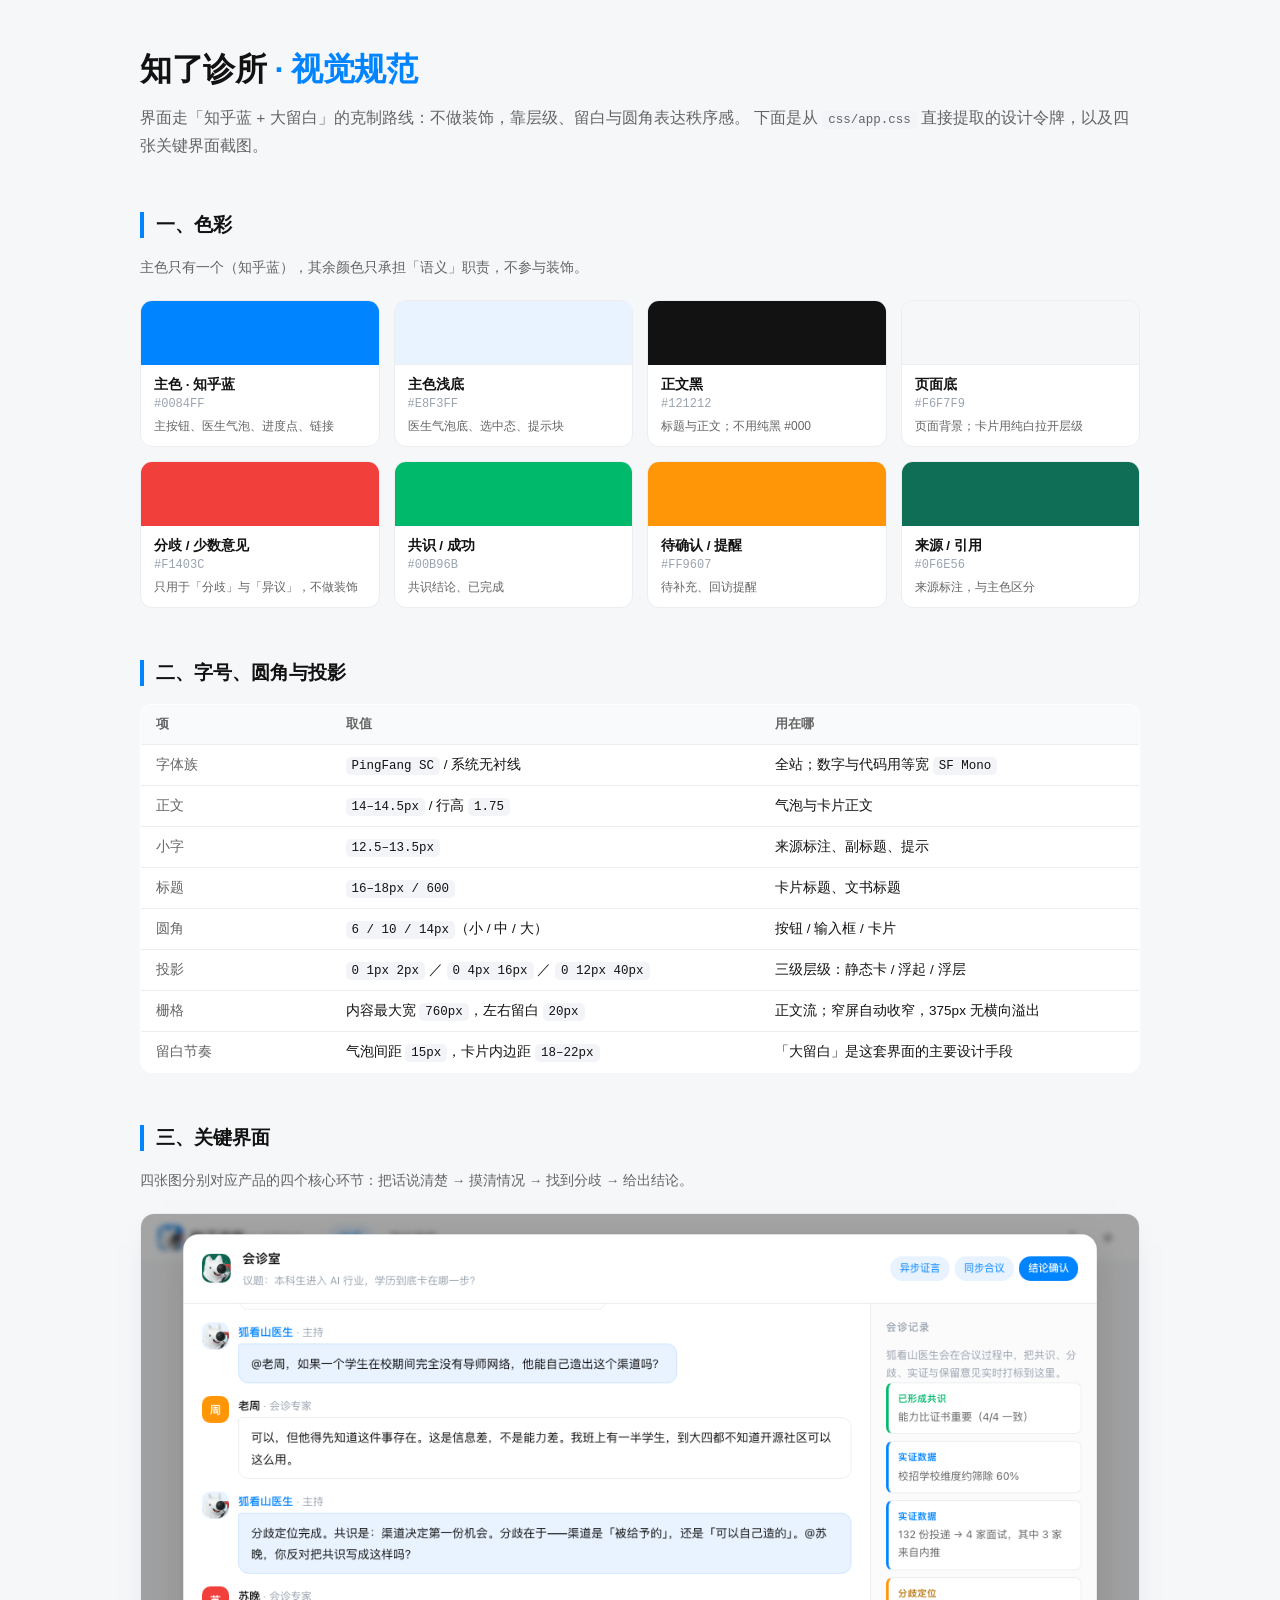
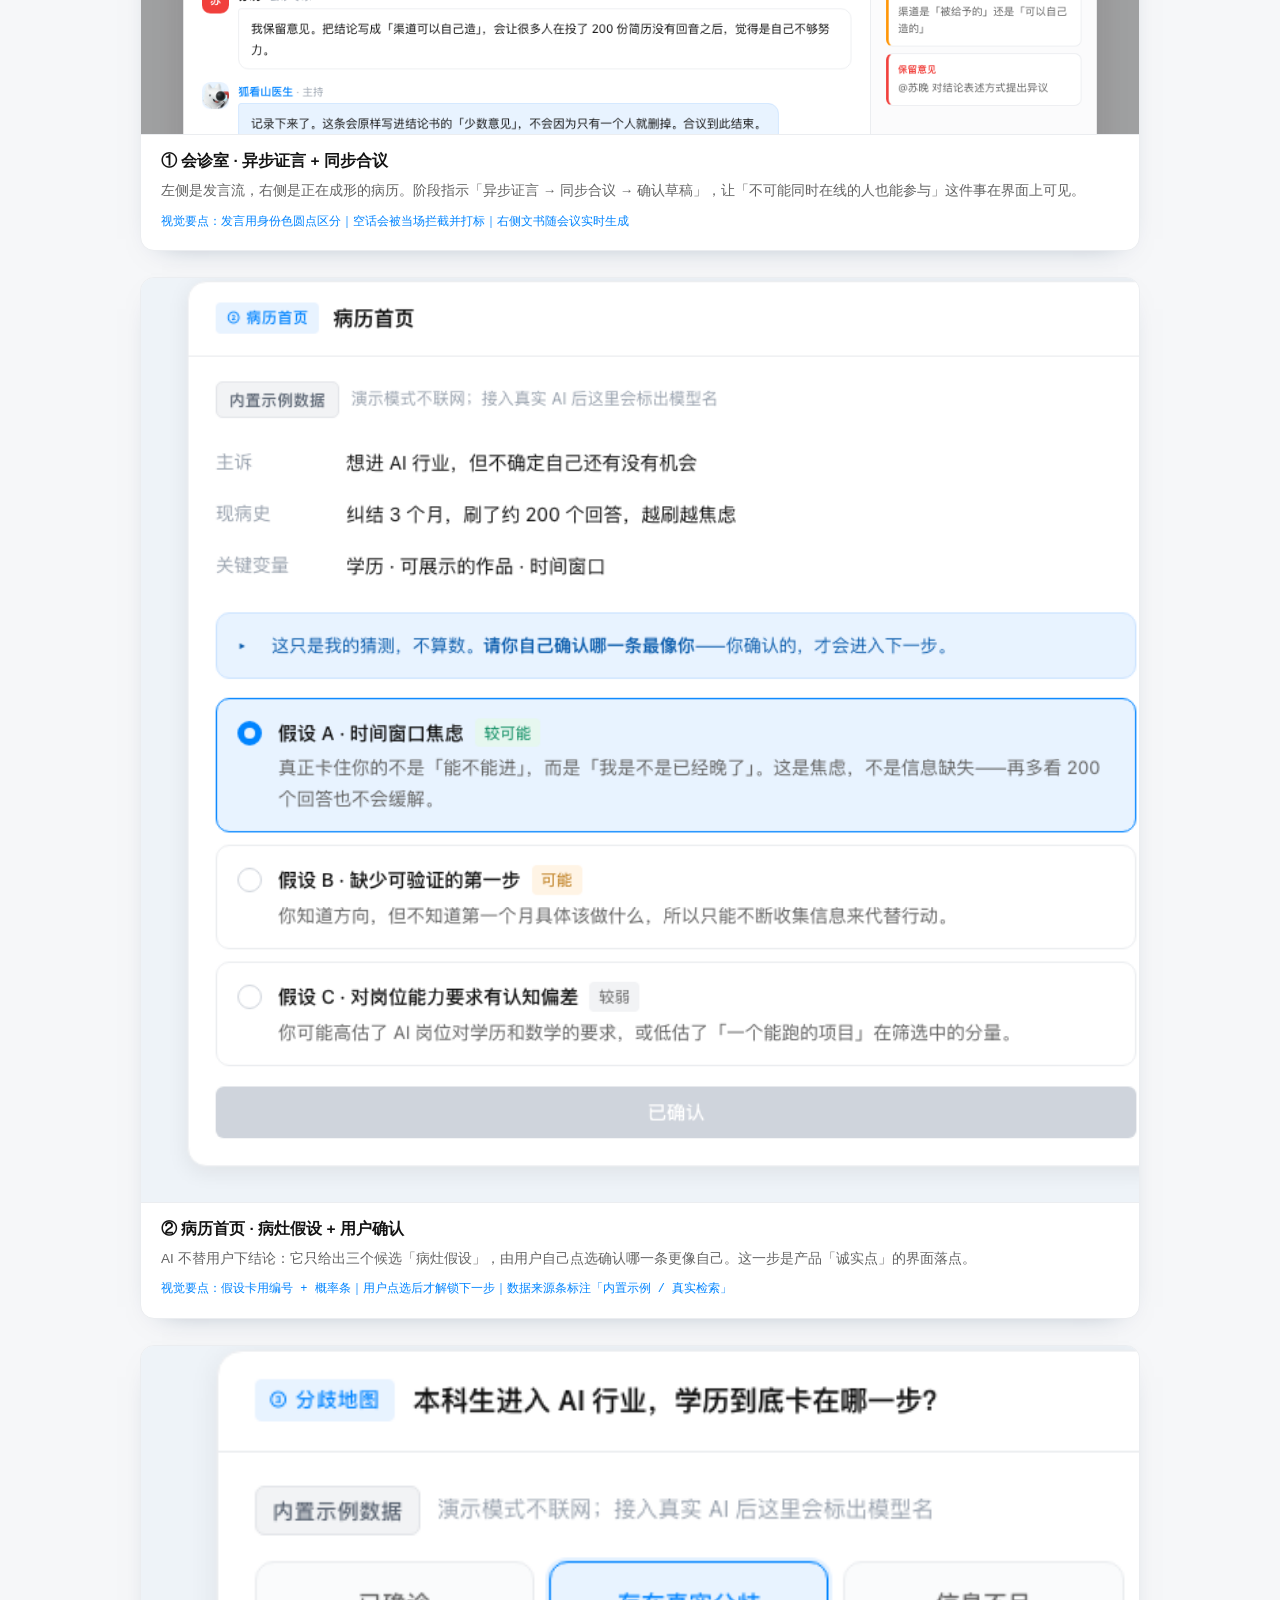
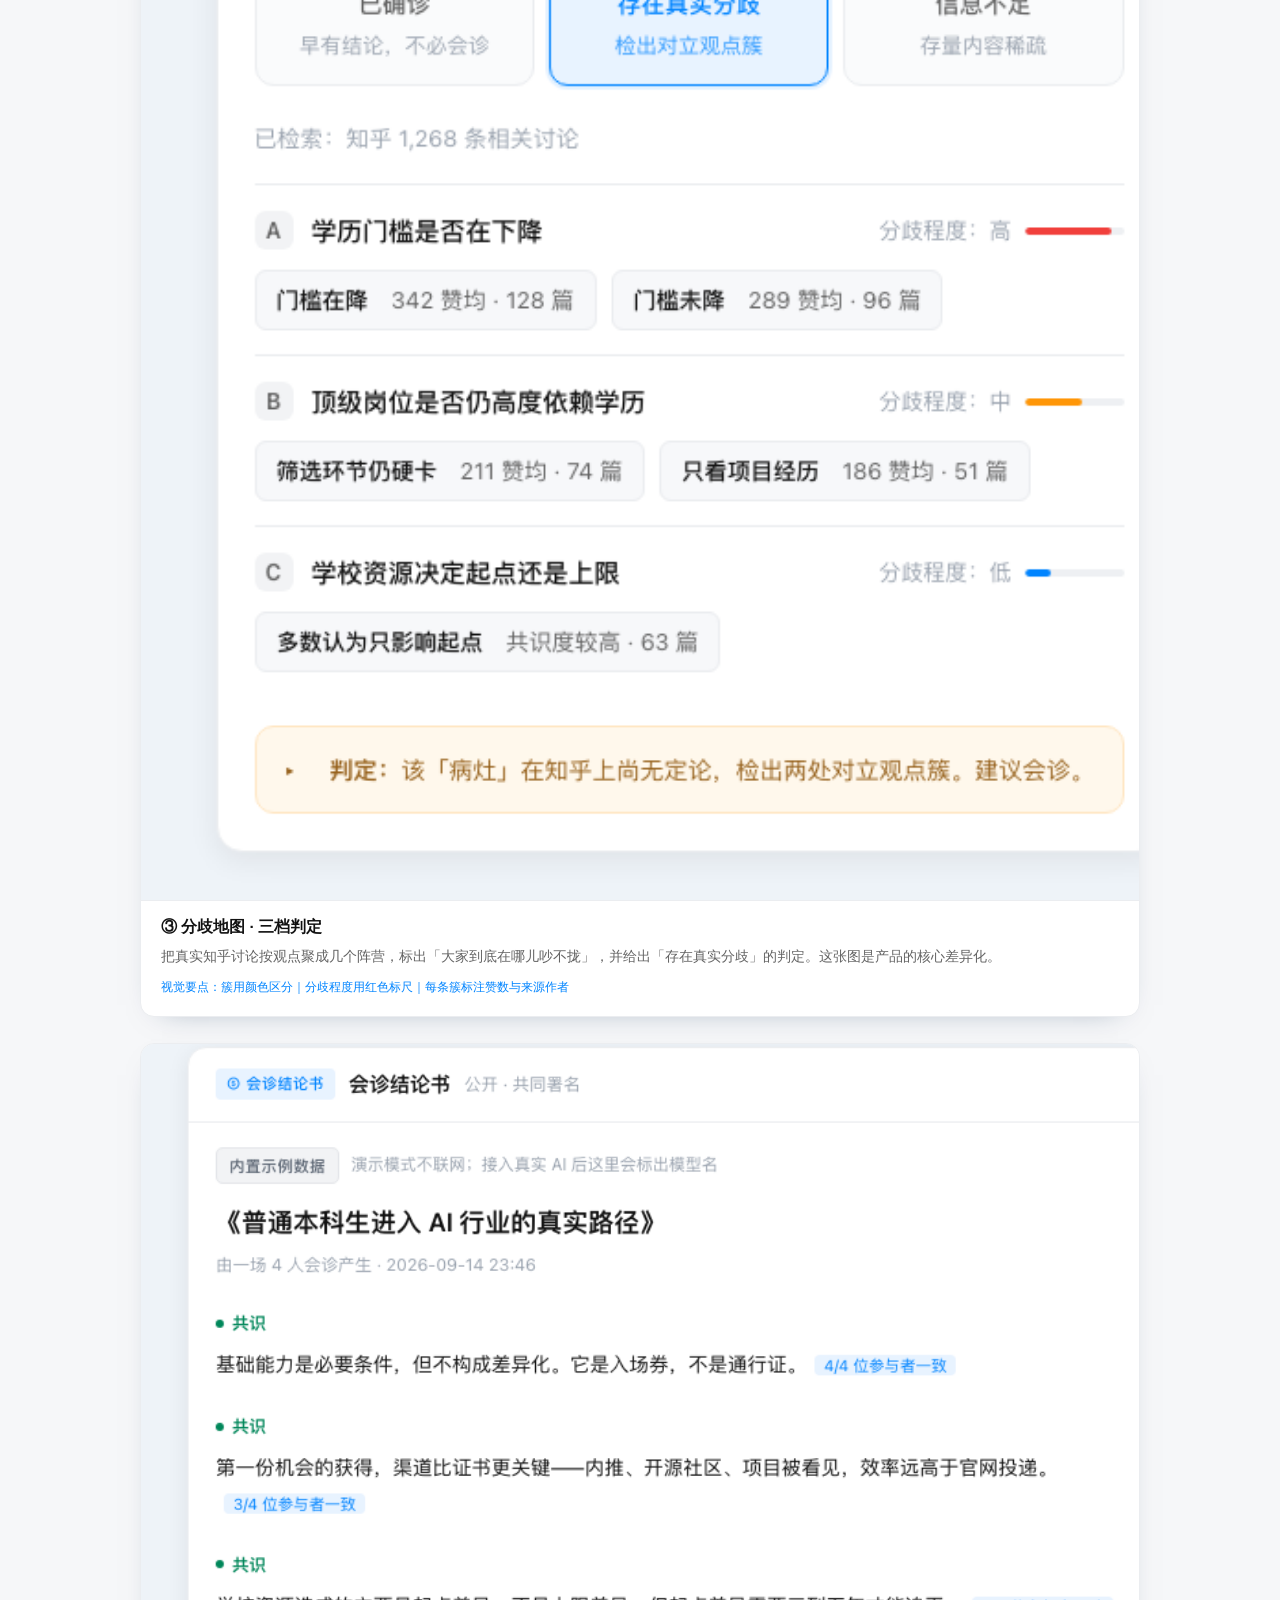
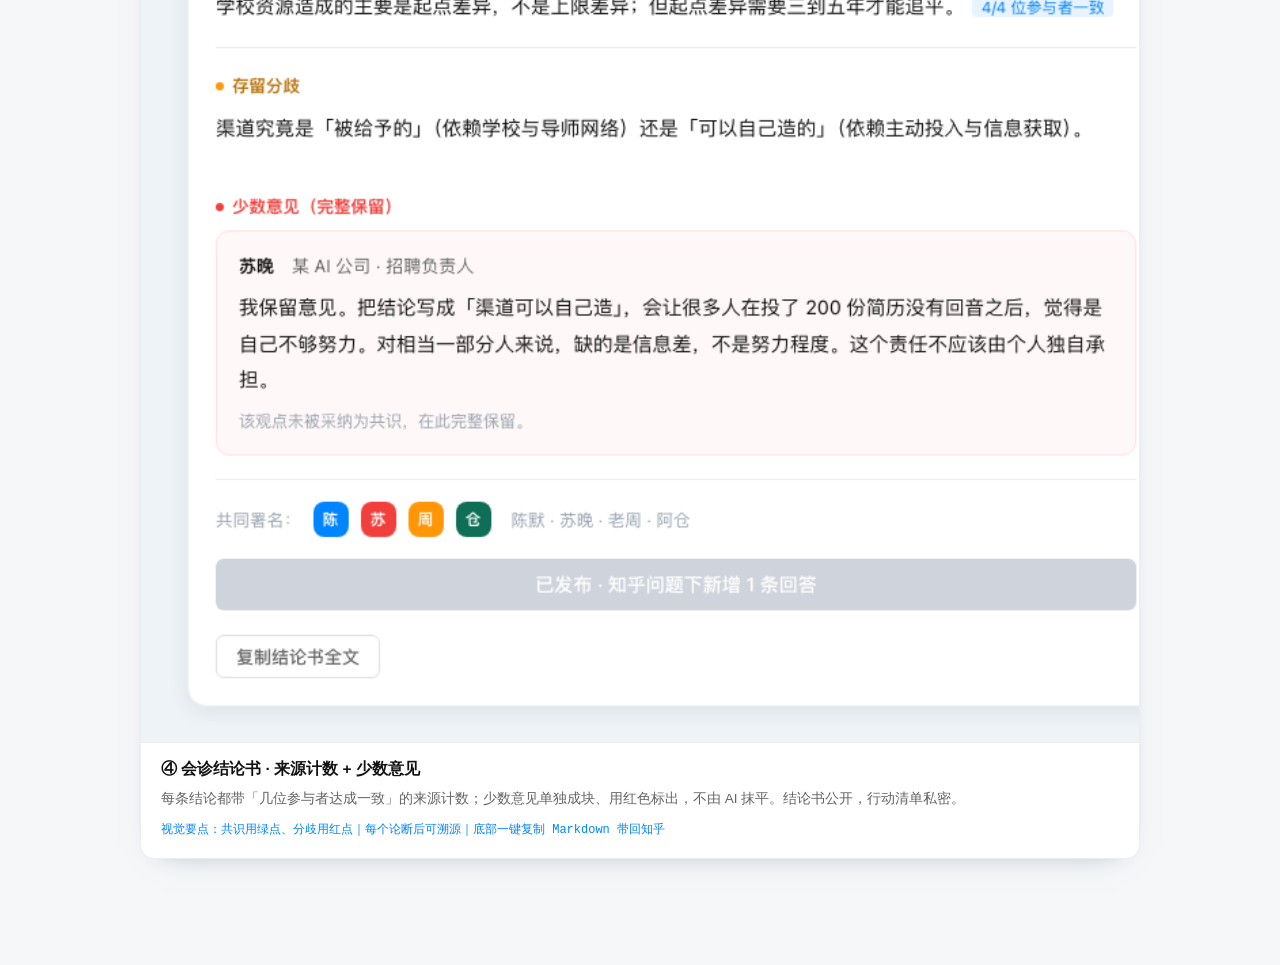
<file: 提交材料/视觉规范.html>
<!DOCTYPE html>
<html lang="zh-CN"><head><meta charset="UTF-8">
<title>知了诊所 · 视觉规范与界面截图</title>
<style>
  * { margin:0; padding:0; box-sizing:border-box; }
  :root{
    --blue:#0084ff; --blue-dark:#0070dd; --blue-light:#e8f3ff; --blue-border:#cce4ff;
    --bg:#f6f7f9; --card:#fff; --border:#ebedf0; --border-strong:#dfe2e8;
    --t1:#121212; --t2:#646464; --t3:#9aa3af;
    --red:#f1403c; --green:#00b96b; --amber:#ff9607; --teal:#0f6e56;
    --font:-apple-system,BlinkMacSystemFont,"PingFang SC","Hiragino Sans GB","Microsoft YaHei",sans-serif;
    --mono:"SF Mono","Menlo","Consolas",monospace;
  }
  body{ font-family:var(--font); background:var(--bg); color:var(--t1); padding:48px 28px 80px; }
  .page{ max-width:1000px; margin:0 auto; }
  h1{ font-size:32px; font-weight:800; letter-spacing:-.5px; }
  h1 span{ color:var(--blue); }
  .lede{ margin-top:12px; color:var(--t2); font-size:15.5px; line-height:1.8; }
  h2{ font-size:19px; font-weight:700; margin:52px 0 18px; padding-left:12px; border-left:4px solid var(--blue); }
  .note{ font-size:13.5px; color:var(--t2); line-height:1.8; margin-bottom:20px; }

  /* 色板 */
  .swatches{ display:grid; grid-template-columns:repeat(4,1fr); gap:14px; }
  .sw{ background:var(--card); border:1px solid var(--border); border-radius:12px; overflow:hidden; }
  .sw .chip{ height:64px; }
  .sw .meta{ padding:11px 13px; }
  .sw .nm{ font-size:13.5px; font-weight:600; }
  .sw .hx{ font-family:var(--mono); font-size:12px; color:var(--t3); margin-top:3px; }
  .sw .use{ font-size:12px; color:var(--t2); margin-top:6px; line-height:1.5; }

  /* 规格表 */
  table{ width:100%; border-collapse:collapse; background:var(--card); border:1px solid var(--border); border-radius:12px; overflow:hidden; }
  th,td{ text-align:left; padding:11px 15px; font-size:13.5px; border-bottom:1px solid var(--border); }
  th{ background:#f9fafb; font-weight:600; color:var(--t2); font-size:12.5px; }
  tr:last-child td{ border-bottom:none; }
  td.k{ color:var(--t2); width:190px; }
  code{ font-family:var(--mono); font-size:12.5px; background:#f2f4f7; padding:2px 6px; border-radius:5px; }

  /* 截图 */
  .shot{ background:var(--card); border:1px solid var(--border); border-radius:14px; overflow:hidden; margin-bottom:26px; box-shadow:0 10px 30px -22px rgba(11,43,77,.5); }
  .shot img{ display:block; width:100%; }
  .shot .cap{ padding:16px 20px 18px; border-top:1px solid var(--border); }
  .shot .cap .t{ font-size:15.5px; font-weight:700; }
  .shot .cap .d{ font-size:13.5px; color:var(--t2); line-height:1.75; margin-top:7px; }
  .shot .cap .s{ font-family:var(--mono); font-size:12px; color:var(--blue); margin-top:9px; line-height:1.7; }
  .shot.room img{ max-height:520px; object-fit:cover; object-position:top; }
</style></head>
<body><div class="page">

  <h1>知了诊所 <span>· 视觉规范</span></h1>
  <p class="lede">
    界面走「知乎蓝 + 大留白」的克制路线：不做装饰，靠层级、留白与圆角表达秩序感。
    下面是从 <code>css/app.css</code> 直接提取的设计令牌，以及四张关键界面截图。
  </p>

  <h2>一、色彩</h2>
  <p class="note">主色只有一个（知乎蓝），其余颜色只承担「语义」职责，不参与装饰。</p>
  <div class="swatches">
    <div class="sw"><div class="chip" style="background:#0084ff"></div><div class="meta">
      <div class="nm">主色 · 知乎蓝</div><div class="hx">#0084FF</div>
      <div class="use">主按钮、医生气泡、进度点、链接</div></div></div>
    <div class="sw"><div class="chip" style="background:#e8f3ff;border-bottom:1px solid #ebedf0"></div><div class="meta">
      <div class="nm">主色浅底</div><div class="hx">#E8F3FF</div>
      <div class="use">医生气泡底、选中态、提示块</div></div></div>
    <div class="sw"><div class="chip" style="background:#121212"></div><div class="meta">
      <div class="nm">正文黑</div><div class="hx">#121212</div>
      <div class="use">标题与正文；不用纯黑 #000</div></div></div>
    <div class="sw"><div class="chip" style="background:#f6f7f9;border-bottom:1px solid #ebedf0"></div><div class="meta">
      <div class="nm">页面底</div><div class="hx">#F6F7F9</div>
      <div class="use">页面背景；卡片用纯白拉开层级</div></div></div>
    <div class="sw"><div class="chip" style="background:#f1403c"></div><div class="meta">
      <div class="nm">分歧 / 少数意见</div><div class="hx">#F1403C</div>
      <div class="use">只用于「分歧」与「异议」，不做装饰</div></div></div>
    <div class="sw"><div class="chip" style="background:#00b96b"></div><div class="meta">
      <div class="nm">共识 / 成功</div><div class="hx">#00B96B</div>
      <div class="use">共识结论、已完成</div></div></div>
    <div class="sw"><div class="chip" style="background:#ff9607"></div><div class="meta">
      <div class="nm">待确认 / 提醒</div><div class="hx">#FF9607</div>
      <div class="use">待补充、回访提醒</div></div></div>
    <div class="sw"><div class="chip" style="background:#0f6e56"></div><div class="meta">
      <div class="nm">来源 / 引用</div><div class="hx">#0F6E56</div>
      <div class="use">来源标注，与主色区分</div></div></div>
  </div>

  <h2>二、字号、圆角与投影</h2>
  <table>
    <tr><th>项</th><th>取值</th><th>用在哪</th></tr>
    <tr><td class="k">字体族</td><td><code>PingFang SC</code> / 系统无衬线</td><td>全站；数字与代码用等宽 <code>SF Mono</code></td></tr>
    <tr><td class="k">正文</td><td><code>14–14.5px</code> / 行高 <code>1.75</code></td><td>气泡与卡片正文</td></tr>
    <tr><td class="k">小字</td><td><code>12.5–13.5px</code></td><td>来源标注、副标题、提示</td></tr>
    <tr><td class="k">标题</td><td><code>16–18px / 600</code></td><td>卡片标题、文书标题</td></tr>
    <tr><td class="k">圆角</td><td><code>6 / 10 / 14px</code>（小 / 中 / 大）</td><td>按钮 / 输入框 / 卡片</td></tr>
    <tr><td class="k">投影</td><td><code>0 1px 2px</code> ／ <code>0 4px 16px</code> ／ <code>0 12px 40px</code></td><td>三级层级：静态卡 / 浮起 / 浮层</td></tr>
    <tr><td class="k">栅格</td><td>内容最大宽 <code>760px</code>，左右留白 <code>20px</code></td><td>正文流；窄屏自动收窄，375px 无横向溢出</td></tr>
    <tr><td class="k">留白节奏</td><td>气泡间距 <code>15px</code>，卡片内边距 <code>18–22px</code></td><td>「大留白」是这套界面的主要设计手段</td></tr>
  </table>

  <h2>三、关键界面</h2>
  <p class="note">四张图分别对应产品的四个核心环节：把话说清楚 → 摸清情况 → 找到分歧 → 给出结论。</p>

  <div class="shot room">
    <img src="素材/ui/00-会诊室.png" alt="会诊室">
    <div class="cap">
      <div class="t">① 会诊室 · 异步证言 + 同步合议</div>
      <div class="d">左侧是发言流，右侧是正在成形的病历。阶段指示「异步证言 → 同步合议 → 确认草稿」，让「不可能同时在线的人也能参与」这件事在界面上可见。</div>
      <div class="s">视觉要点：发言用身份色圆点区分｜空话会被当场拦截并打标｜右侧文书随会议实时生成</div>
    </div>
  </div>

  <div class="shot">
    <img src="素材/ui/01-病历首页.png" alt="病历首页">
    <div class="cap">
      <div class="t">② 病历首页 · 病灶假设 + 用户确认</div>
      <div class="d">AI 不替用户下结论：它只给出三个候选「病灶假设」，由用户自己点选确认哪一条更像自己。这一步是产品「诚实点」的界面落点。</div>
      <div class="s">视觉要点：假设卡用编号 + 概率条｜用户点选后才解锁下一步｜数据来源条标注「内置示例 / 真实检索」</div>
    </div>
  </div>

  <div class="shot">
    <img src="素材/ui/02-分歧地图.png" alt="分歧地图">
    <div class="cap">
      <div class="t">③ 分歧地图 · 三档判定</div>
      <div class="d">把真实知乎讨论按观点聚成几个阵营，标出「大家到底在哪儿吵不拢」，并给出「存在真实分歧」的判定。这张图是产品的核心差异化。</div>
      <div class="s">视觉要点：簇用颜色区分｜分歧程度用红色标尺｜每条簇标注赞数与来源作者</div>
    </div>
  </div>

  <div class="shot">
    <img src="素材/ui/03-会诊结论书.png" alt="会诊结论书">
    <div class="cap">
      <div class="t">④ 会诊结论书 · 来源计数 + 少数意见</div>
      <div class="d">每条结论都带「几位参与者达成一致」的来源计数；少数意见单独成块、用红色标出，不由 AI 抹平。结论书公开，行动清单私密。</div>
      <div class="s">视觉要点：共识用绿点、分歧用红点｜每个论断后可溯源｜底部一键复制 Markdown 带回知乎</div>
    </div>
  </div>

</div></body></html>
</file>
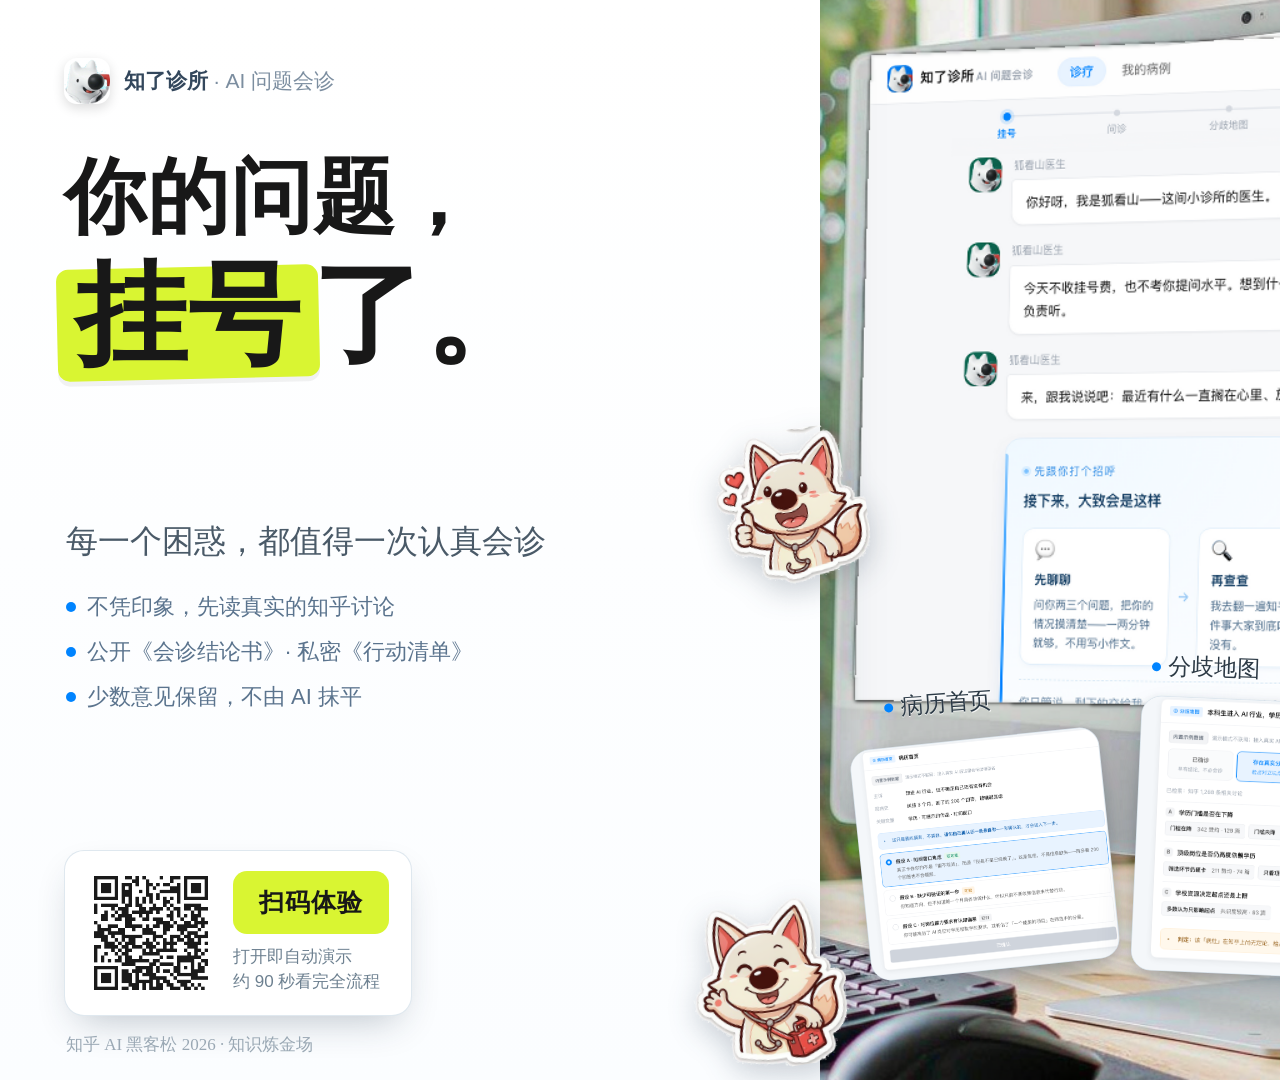
<file: 提交材料/poster-src/poster.html>
<!DOCTYPE html>
<html lang="zh-CN"><head><meta charset="UTF-8">
<style>
  * { margin:0; padding:0; box-sizing:border-box; }
  :root{ --hl:#d9f532; --ink:#181818; --blue:#0084ff; --paper:#ffffff; }
  body{
    width:1920px; height:1080px; overflow:hidden; position:relative;
    font-family:"PingFang SC","Hiragino Sans GB","Microsoft YaHei",sans-serif;
    background:#fff;
  }
  .bg{ position:absolute; inset:0; width:1920px; height:1080px; object-fit:cover; }
  .ov{ position:absolute; inset:0; }

  /* ---------- 左侧标题面板 ---------- */
  .panel{
    position:absolute; left:0; top:0; width:820px; height:1080px;
    background:linear-gradient(180deg,#ffffff 0%,#fbfdff 100%);
    box-shadow:24px 0 60px -30px rgba(30,50,70,.35);
  }
  .brand{ position:absolute; left:64px; top:58px; display:flex; align-items:center; gap:14px; font-size:21px; font-weight:600; color:#33475c; }
  .brand img{ width:46px; height:46px; border-radius:13px; box-shadow:0 4px 12px rgba(0,0,0,.14); }
  .brand .sub{ font-weight:400; color:#7c8ea0; }

  .title{ position:absolute; left:64px; top:150px; color:var(--ink); font-weight:800; letter-spacing:1px; line-height:1.14; }
  .title .l1{ font-size:82px; }
  .title .l2{ font-size:112px; margin-top:8px; }
  .hl{ position:relative; display:inline-block; padding:0 .1em; }
  .hl::before{
    content:''; position:absolute; left:-.06em; right:-.06em; top:.14em; bottom:0;
    background:var(--hl); border-radius:12px; transform:rotate(-1.3deg); z-index:0;
    box-shadow:0 5px 0 rgba(0,0,0,.05);
  }
  .hl em{ position:relative; z-index:1; font-style:normal; }
  .subtitle{ position:absolute; left:66px; top:520px; font-family:"Kaiti SC","STKaiti",serif; font-size:32px; color:#4a5a68; }
  .feats{ position:absolute; left:66px; top:592px; }
  .feats .ft{ display:flex; align-items:center; gap:11px; font-size:22px; color:#5b748e; margin-bottom:15px; }
  .feats .ft i{ width:10px; height:10px; border-radius:50%; background:var(--blue); flex:0 0 auto; }

  .qrbox{
    position:absolute; left:64px; bottom:64px; display:flex; align-items:center; gap:18px;
    background:var(--paper); border-radius:20px; padding:18px 22px;
    box-shadow:0 16px 38px -14px rgba(30,50,70,.3); border:1px solid rgba(220,230,238,.9);
  }
  .qrbox img{ width:128px; height:128px; border-radius:10px; }
  .qrbox .cta{ display:inline-block; background:var(--hl); color:var(--ink); font-weight:800; font-size:25px; padding:15px 26px; border-radius:14px; letter-spacing:1px; }
  .qrbox .hint{ font-size:17px; color:#6d8090; margin-top:11px; line-height:1.45; }

  .badge{ position:absolute; left:66px; bottom:24px; font-family:"Kaiti SC","STKaiti",serif; font-size:17px; color:#9aa8b4; }

  /* ---------- 右侧：悬浮卡 ---------- */
  .card{
    position:absolute; background:var(--paper); border-radius:20px; overflow:hidden;
    box-shadow:0 22px 46px -16px rgba(30,50,70,.45), 0 3px 10px rgba(30,50,70,.14);
    border:1px solid rgba(220,230,238,.9);
  }
  .card img{ display:block; width:100%; height:auto; }
  .c1{ left:860px;  top:738px; width:250px; transform:rotate(-6deg); z-index:3; }
  .c2{ left:1136px; top:700px; width:238px; transform:rotate(2.5deg); z-index:4; }
  .c3{ left:1398px; top:740px; width:250px; transform:rotate(6.5deg); z-index:3; }

  /* 手写标注 */
  .hand{ font-family:"Kaiti SC","STKaiti",serif; color:#2c3a46; }
  .note{ position:absolute; font-size:23px; white-space:nowrap; text-shadow:0 1px 0 rgba(255,255,255,.8); }
  .n1{ left:884px; top:688px; transform:rotate(-4deg); }
  .n2{ left:1152px; top:652px; transform:rotate(2deg); }
  .n3{ left:1420px; top:690px; transform:rotate(4deg); }
  .note .dot{ display:inline-block; width:9px; height:9px; border-radius:50%; background:var(--blue); margin-right:7px; vertical-align:2px; }

  /* 便利贴 */
  .sticky{
    position:absolute; left:1560px; top:150px; width:216px; padding:17px 18px 15px;
    background:linear-gradient(180deg,#fff8c9,#fff3a6); border-radius:4px;
    box-shadow:0 12px 24px -8px rgba(120,110,40,.45); transform:rotate(5deg);
    font-family:"Kaiti SC","STKaiti",serif; font-size:21px; color:#5a5320; line-height:1.5; z-index:5;
  }
  .sticky::before{
    content:''; position:absolute; left:50%; top:-10px; width:58px; height:19px; margin-left:-29px;
    background:rgba(217,245,50,.78); border-radius:3px; transform:rotate(-3deg);
    box-shadow:0 2px 4px rgba(0,0,0,.08);
  }

  /* 狐狸贴纸 */
  .fox{ position:absolute; }
  .fox img{ display:block; width:100%; height:auto; filter:drop-shadow(0 9px 15px rgba(30,50,70,.24)); }
  .f1{ left:1596px; top:44px; width:160px; transform:rotate(7deg); z-index:6; }
  .f2{ left:716px; top:430px; width:150px; transform:rotate(-8deg); z-index:6; }
  .f3{ left:690px; top:900px; width:158px; transform:rotate(-9deg); z-index:6; }
  .f4{ left:1706px; top:846px; width:126px; transform:rotate(9deg); z-index:6; }
</style></head>
<body>
  <img class="bg" src="./base-l.png">

  <div class="panel"></div>

  <div class="ov">
    <div class="brand">
      <img src="./brand.png">
      <span>知了诊所 <span class="sub">· AI 问题会诊</span></span>
    </div>

    <div class="title">
      <div class="l1">你的问题，</div>
      <div class="l2"><span class="hl"><em>挂号</em></span>了。</div>
    </div>
    <div class="subtitle">每一个困惑，都值得一次认真会诊</div>

    <div class="feats">
      <div class="ft"><i></i>不凭印象，先读真实的知乎讨论</div>
      <div class="ft"><i></i>公开《会诊结论书》· 私密《行动清单》</div>
      <div class="ft"><i></i>少数意见保留，不由 AI 抹平</div>
    </div>

    <div class="qrbox">
      <img src="./qr.png">
      <div>
        <span class="cta">扫码体验</span>
        <div class="hint">打开即自动演示<br>约 90 秒看完全流程</div>
      </div>
    </div>
    <div class="badge">知乎 AI 黑客松 2026 · 知识炼金场</div>

    <!-- 手写标注 -->
    <div class="note hand n1"><span class="dot"></span>病历首页</div>
    <div class="note hand n2"><span class="dot"></span>分歧地图</div>
    <div class="note hand n3"><span class="dot"></span>会诊结论书</div>

    <!-- 三张悬浮卡 -->
    <div class="card c1"><img src="./ui/chart.png"></div>
    <div class="card c2"><img src="./ui/map.png"></div>
    <div class="card c3"><img src="./ui/concl.png"></div>

    <!-- 便利贴 -->
    <div class="sticky">AI 不替你下结论，<br>只帮你把分歧<br>摆清楚。</div>

    <!-- 狐狸贴纸 -->
    <div class="fox f1"><img src="./fox/wow.png"></div>
    <div class="fox f2"><img src="./fox/good.png"></div>
    <div class="fox f3"><img src="./fox/wave.png"></div>
    <div class="fox f4"><img src="./fox/think.png"></div>
  </div>
</body></html>
</file>
<file: css/app.css>
:root {
  --blue: #0084ff;
  --blue-dark: #0070dd;
  --blue-light: #e8f3ff;
  --blue-border: #cce4ff;

  --bg: #f6f7f9;
  --card: #ffffff;
  --border: #ebedf0;
  --border-strong: #dfe2e8;

  --t1: #121212;
  --t2: #646464;
  --t3: #9aa3af;

  --red: #f1403c;
  --green: #00b96b;
  --amber: #ff9607;
  --teal: #0f6e56;

  --r-s: 6px;
  --r-m: 10px;
  --r-l: 14px;

  --shadow-1: 0 1px 2px rgba(18, 18, 18, 0.04);
  --shadow-2: 0 4px 16px rgba(18, 18, 18, 0.07);
  --shadow-3: 0 12px 40px rgba(18, 18, 18, 0.14);

  --font: -apple-system, BlinkMacSystemFont, "PingFang SC", "Hiragino Sans GB", "Microsoft YaHei", sans-serif;
  --mono: "SF Mono", "Menlo", "Consolas", monospace;
}

* { margin: 0; padding: 0; box-sizing: border-box; }

html, body {
  height: 100%;
  background: var(--bg);
  color: var(--t1);
  font-family: var(--font);
  font-size: 15px;
  line-height: 1.7;
  -webkit-font-smoothing: antialiased;
}

button { font-family: inherit; cursor: pointer; border: none; background: none; color: inherit; }
input, textarea { font-family: inherit; }
.hidden { display: none !important; }

/* ---------- 顶栏 ---------- */
.topbar {
  position: sticky; top: 0; z-index: 50;
  height: 56px;
  display: flex; align-items: center;
  padding: 0 20px;
  background: rgba(255, 255, 255, 0.86);
  backdrop-filter: saturate(180%) blur(14px);
  border-bottom: 1px solid var(--border);
}
.brand { display: flex; align-items: center; gap: 9px; }
.brand-mark {
  width: 30px; height: 30px; border-radius: 9px;
  background: linear-gradient(150deg, #0084ff, #0059b3);
  display: flex; align-items: center; justify-content: center;
  color: #fff; font-size: 15px; font-weight: 600; letter-spacing: -1px;
}
.brand-name { font-size: 15.5px; font-weight: 600; letter-spacing: 0.5px; }
.brand-sub { font-size: 12px; color: var(--t3); margin-left: 2px; }

.nav { display: flex; gap: 4px; margin-left: 28px; }
.nav-item {
  padding: 6px 14px; border-radius: 20px;
  font-size: 14px; color: var(--t2);
  transition: background .15s, color .15s;
}
.nav-item:hover { background: #f2f3f5; }
.nav-item.active { background: var(--blue-light); color: var(--blue); font-weight: 500; }

.topbar-right { margin-left: auto; display: flex; align-items: center; gap: 8px; }
.icon-btn {
  width: 34px; height: 34px; border-radius: 9px;
  display: flex; align-items: center; justify-content: center;
  color: var(--t2); font-size: 16px;
  transition: background .15s;
}
.icon-btn:hover { background: #f2f3f5; }

/* ---------- 布局 ---------- */
.wrap { max-width: 760px; margin: 0 auto; padding: 0 20px 120px; }

/* ---------- 进度轨 ---------- */
.rail {
  position: sticky; top: 56px; z-index: 40;
  background: linear-gradient(var(--bg) 72%, rgba(246, 247, 249, 0));
  padding: 14px 0 12px;
  max-width: 760px; margin: 0 auto;
}
.rail-inner { display: flex; align-items: center; gap: 2px; }
.rail-step {
  flex: 1; display: flex; flex-direction: column; align-items: center; gap: 5px;
  position: relative;
}
.rail-dot {
  width: 7px; height: 7px; border-radius: 50%;
  background: #d5d9e0; transition: all .3s;
}
.rail-step.done .rail-dot { background: var(--blue); }
.rail-step.current .rail-dot {
  width: 9px; height: 9px; background: var(--blue);
  box-shadow: 0 0 0 4px rgba(0, 132, 255, 0.14);
}
.rail-label { font-size: 11px; color: var(--t3); white-space: nowrap; transition: color .3s; }
.rail-step.current .rail-label { color: var(--blue); font-weight: 500; }
.rail-step.done .rail-label { color: var(--t2); }
.rail-line { position: absolute; top: 3px; left: 50%; width: 100%; height: 1.5px; background: #e6e9ee; z-index: -1; }
.rail-step.done .rail-line { background: var(--blue-border); }

/* ---------- 流 ---------- */
.stream { display: flex; flex-direction: column; gap: 18px; padding-top: 4px; }

/* ---------- 医生对话气泡 ---------- */
.doc-row { display: flex; gap: 12px; align-items: flex-start; }
.doc-avatar {
  flex: 0 0 38px; width: 38px; height: 38px; border-radius: 12px;
  background: linear-gradient(150deg, #0f6e56, #085041);
  display: flex; align-items: center; justify-content: center;
  font-size: 15px; font-weight: 600; color: #fff;
  box-shadow: var(--shadow-1);
}
.doc-name { font-size: 12px; color: var(--t3); margin-bottom: 5px; padding-left: 2px; }
.bubble {
  background: var(--card); border: 1px solid var(--border);
  border-radius: 4px 14px 14px 14px;
  padding: 12px 16px; font-size: 14.5px; line-height: 1.75;
  box-shadow: var(--shadow-1); max-width: 560px;
}
.bubble p + p { margin-top: 8px; }
.bubble .muted { color: var(--t2); font-size: 13.5px; }

/* ---------- 开场温馨提示卡 ----------
   用户看到的第一样东西，要柔和、有呼吸感、有设计感。
   刻意与 .notice 类提示条区分：
     · notice 是「警告 / 说明」，语气冷、边框硬、底色实；
     · 这张卡用极浅的蓝色渐变 + 左侧一条渐变强调线 + 圆形序号，
       没有实心边框，靠阴影和留白撑出层次。
   左缩进 50px = 头像 38px + 间距 12px，与医生气泡左对齐。 */
.welcome {
  position: relative; overflow: hidden;
  margin: 2px 0 10px 50px;
  max-width: 620px;
  padding: 20px 22px 18px;
  border-radius: 18px;
  background: radial-gradient(120% 140% at 0% 0%,
              #f0f9ff 0%, #f8fcff 45%, #ffffff 100%);
  border: 1px solid #dfeefb;
  box-shadow: 0 8px 24px -16px rgba(0, 84, 179, .5);
}
.welcome::before {
  content: ''; position: absolute; left: 0; top: 16px; bottom: 16px;
  width: 3px; border-radius: 0 3px 3px 0;
  background: linear-gradient(180deg, #8ecbff, #0084ff);
}
.wc-label {
  display: inline-flex; align-items: center; gap: 7px;
  font-size: 12px; letter-spacing: .12em;
  color: #2b8ae6; margin-bottom: 9px;
}
.wc-label::before {
  content: ''; width: 5px; height: 5px; border-radius: 50%;
  background: #7cc2ff; box-shadow: 0 0 0 3px rgba(124, 194, 255, .22);
}
.wc-title {
  font-size: 16px; font-weight: 600; color: #123d63;
  letter-spacing: -.01em; margin-bottom: 16px;
}
/* v1.11：从「编号清单」改成「三步旅程」。
   三个等宽的步骤卡横排，中间用连接符串起来 ——
   一眼看出「这是要经过的三站」，而不是「要完成的三条任务」。 */
.wc-journey { display: flex; gap: 8px; align-items: stretch; }
.wc-item {
  flex: 1 1 0; min-width: 0;
  background: #fff; border: 1px solid #e3f0fb; border-radius: 13px;
  padding: 14px 14px 13px;
  box-shadow: 0 3px 10px -8px rgba(0, 84, 179, .35);
  transition: transform .16s ease, box-shadow .16s ease;
}
.wc-item:hover {
  transform: translateY(-2px);
  box-shadow: 0 8px 18px -10px rgba(0, 84, 179, .4);
}
.wc-ic  { font-size: 21px; line-height: 1; margin-bottom: 9px; }
.wc-word {
  font-size: 14px; font-weight: 700; color: #123d63;
  letter-spacing: .01em; margin-bottom: 6px;
}
.wc-desc { font-size: 12.5px; line-height: 1.66; color: #4a6b8a; }
.wc-link {
  align-self: center; flex: 0 0 auto;
  color: #9ccbf6; font-size: 15px; font-weight: 600; padding: 0 1px;
  user-select: none;
}
.wc-foot {
  margin-top: 16px; padding-top: 13px;
  border-top: 1px dashed #daeaf7;
  font-size: 13px; line-height: 1.72; color: #6d8aa6;
}

.user-row { display: flex; justify-content: flex-end; }
.user-bubble {
  background: var(--blue); color: #fff;
  border-radius: 14px 4px 14px 14px;
  padding: 11px 16px; font-size: 14.5px; max-width: 520px;
  box-shadow: 0 2px 10px rgba(0, 132, 255, 0.24);
}

/* ---------- 入场动画 ---------- */
@keyframes rise {
  from { opacity: 0; transform: translateY(12px); }
  to { opacity: 1; transform: translateY(0); }
}
.rise { animation: rise .42s cubic-bezier(.2, .8, .3, 1) both; }
@keyframes fadeIn { from { opacity: 0 } to { opacity: 1 } }
.fade { animation: fadeIn .5s both; }

@media (prefers-reduced-motion: reduce) {
  .rise, .fade { animation: none; }
}

/* ---------- 打字指示 ---------- */
.typing { display: flex; gap: 4px; padding: 6px 2px; }
.typing i {
  width: 6px; height: 6px; border-radius: 50%; background: #c8ccd4;
  animation: blink 1.2s infinite;
}
.typing i:nth-child(2) { animation-delay: .18s; }
.typing i:nth-child(3) { animation-delay: .36s; }
@keyframes blink { 0%, 60%, 100% { opacity: .3 } 30% { opacity: 1 } }

/* ---------- 文书卡片 ---------- */
.doc-card {
  background: var(--card); border: 1px solid var(--border);
  border-radius: var(--r-l); box-shadow: var(--shadow-2);
  overflow: hidden;
}
.doc-head {
  display: flex; align-items: center; gap: 10px;
  padding: 14px 20px; border-bottom: 1px solid var(--border);
}
.doc-head .tag {
  font-size: 11px; padding: 2px 8px; border-radius: 4px;
  background: var(--blue-light); color: var(--blue); font-weight: 500;
  letter-spacing: .5px;
}
.doc-title { font-size: 15px; font-weight: 600; }
.doc-body { padding: 18px 20px 20px; }
.doc-sub { font-size: 12.5px; color: var(--t3); }

/* 挂号单样式 */
.receipt {
  border: 1px dashed #d4d8e0; border-radius: var(--r-m);
  padding: 18px 20px; background: #fcfcfd;
  font-family: var(--mono); font-size: 13px; line-height: 2.05;
  position: relative;
}
.receipt .k { color: var(--t3); }
.receipt .v { color: var(--t1); }
.stamp {
  position: absolute; right: 18px; top: 16px;
  border: 2px solid rgba(241, 64, 60, .5); color: rgba(241, 64, 60, .72);
  padding: 3px 9px; border-radius: 5px;
  font-size: 12px; font-weight: 600; letter-spacing: 2px;
  transform: rotate(-9deg);
}

/* 数据行 */
.kv { display: flex; gap: 12px; padding: 7px 0; font-size: 14px; }
.kv .k { flex: 0 0 84px; color: var(--t3); font-size: 13.5px; }
.kv .v { flex: 1; }

/* ---------- 快捷选项 ---------- */
/* v1.11：给示例加个引导语 —— 原来示例直接摆一排，用户不知道它们是干嘛的 */
.chips-head {
  margin: 16px 0 9px 2px;
  font-size: 12.5px; color: var(--t3); letter-spacing: .01em;
}
.chips { display: flex; flex-wrap: wrap; gap: 9px; margin-top: 0; }
.chip {
  padding: 8px 15px; border-radius: 18px;
  border: 1px solid var(--border-strong); background: #fff;
  font-size: 13.5px; color: var(--t1);
  transition: all .16s;
}
.chip:hover { border-color: var(--blue); color: var(--blue); background: var(--blue-light); }
.chip.picked { border-color: var(--blue); background: var(--blue); color: #fff; }

/* ---------- 输入区 ---------- */
.composer {
  background: var(--card); border: 1px solid var(--border-strong);
  border-radius: var(--r-l); box-shadow: var(--shadow-2);
  padding: 6px; transition: border-color .2s, box-shadow .2s;
}
.composer:focus-within { border-color: var(--blue); box-shadow: 0 0 0 3px rgba(0, 132, 255, .1); }
.composer textarea {
  width: 100%; border: none; outline: none; resize: none;
  font-size: 15px; line-height: 1.7; padding: 12px 14px;
  background: transparent; color: var(--t1);
}
.composer textarea::placeholder { color: var(--t3); }
.composer-bar {
  display: flex; align-items: center; justify-content: space-between;
  padding: 4px 8px 6px 14px;
}
.composer-hint { font-size: 12.5px; color: var(--t3); }

/* ---------- 按钮 ---------- */
.btn {
  padding: 9px 20px; border-radius: var(--r-s);
  font-size: 14px; font-weight: 500;
  background: var(--blue); color: #fff;
  transition: background .16s, transform .1s, box-shadow .16s;
}
.btn:hover { background: var(--blue-dark); }
.btn:active { transform: scale(.98); }
.btn:disabled { background: #cfd4dc; cursor: not-allowed; }
.btn.ghost {
  background: #fff; color: var(--t2);
  border: 1px solid var(--border-strong);
}
.btn.ghost:hover { color: var(--blue); border-color: var(--blue); background: var(--blue-light); }
.btn.sm { padding: 6px 14px; font-size: 13px; }
.btn.wide { width: 100%; }

/* ---------- 病灶选项 ---------- */
.hypo {
  display: flex; gap: 12px; padding: 13px 15px;
  border: 1px solid var(--border); border-radius: var(--r-m);
  margin-bottom: 9px; transition: all .16s; cursor: pointer;
  background: #fff;
}
.hypo:hover { border-color: var(--blue-border); background: #fafcff; }
.hypo.on { border-color: var(--blue); background: var(--blue-light); }
.hypo-radio {
  flex: 0 0 18px; width: 18px; height: 18px; border-radius: 50%;
  border: 1.5px solid #cfd4dc; margin-top: 3px; position: relative;
  transition: all .16s;
}
.hypo.on .hypo-radio { border-color: var(--blue); border-width: 5px; }
.hypo-body { flex: 1; }
.hypo-top { display: flex; align-items: center; gap: 8px; margin-bottom: 3px; }
.hypo-label { font-size: 14px; font-weight: 500; }
.hypo-p { font-size: 11.5px; padding: 1px 7px; border-radius: 4px; }
.hypo-p.high { background: #e6f7ef; color: #00875a; }
.hypo-p.mid { background: #fff4e5; color: #b8720a; }
.hypo-p.low { background: #f2f3f5; color: var(--t2); }
.hypo-desc { font-size: 13.5px; color: var(--t2); line-height: 1.65; }

/* ---------- 三档判定 ---------- */
.triage { display: flex; gap: 8px; margin-bottom: 18px; }
.triage-cell {
  flex: 1; padding: 11px 12px; border-radius: var(--r-m);
  border: 1px solid var(--border); background: #fafbfc;
  text-align: center; transition: all .2s;
}
.triage-cell .tl { font-size: 13px; font-weight: 500; color: var(--t2); display: block; }
.triage-cell .ts { font-size: 11.5px; color: var(--t3); display: block; margin-top: 2px; }
.triage-cell.on { border-color: var(--blue); background: var(--blue-light); box-shadow: 0 0 0 2px rgba(0, 132, 255, .1); }
.triage-cell.on .tl { color: var(--blue); }
.triage-cell.on .ts { color: var(--blue); opacity: .8; }

/* ---------- 分歧条 ---------- */
.dispute { padding: 13px 0; border-top: 1px solid var(--border); }
.dispute:first-of-type { border-top: none; }
.dispute-top { display: flex; align-items: center; gap: 10px; margin-bottom: 8px; }
.dispute-idx {
  width: 21px; height: 21px; border-radius: 6px; flex: 0 0 21px;
  background: #f2f3f5; color: var(--t2);
  display: flex; align-items: center; justify-content: center;
  font-size: 12px; font-weight: 600;
}
.dispute-name { font-size: 14px; font-weight: 500; flex: 1; }
.level { display: flex; align-items: center; gap: 7px; font-size: 12px; color: var(--t3); }
.level-bar { width: 54px; height: 4px; border-radius: 2px; background: #eef0f3; overflow: hidden; }
.level-bar i { display: block; height: 100%; border-radius: 2px; background: var(--amber); }
.level.hi .level-bar i { background: var(--red); }
.level.lo .level-bar i { background: var(--blue); }
.level.ok .level-bar i { background: var(--green); }
.level.none .level-bar i { background: #d5d9e0; }
.clusters { display: flex; gap: 8px; margin-top: 9px; flex-wrap: wrap; }
.cluster {
  font-size: 12.5px; padding: 5px 11px; border-radius: 6px;
  background: #f7f8fa; color: var(--t2); border: 1px solid var(--border);
}
.cluster b { color: var(--t1); font-weight: 500; }

/* ---------- 会诊邀请 ---------- */
.expert {
  display: flex; gap: 13px; padding: 15px 0;
  border-top: 1px solid var(--border);
}
.expert:first-of-type { border-top: none; padding-top: 4px; }
.exp-av {
  flex: 0 0 42px; width: 42px; height: 42px; border-radius: 13px;
  display: flex; align-items: center; justify-content: center;
  font-size: 16px; font-weight: 600; color: #fff;
}
.exp-body { flex: 1; min-width: 0; }
.exp-top { display: flex; align-items: center; gap: 9px; flex-wrap: wrap; }
.exp-name { font-size: 14.5px; font-weight: 600; }
.exp-role { font-size: 12.5px; color: var(--t3); }
.exp-stance {
  font-size: 11.5px; padding: 2px 8px; border-radius: 4px;
  background: #fff4e5; color: #b8720a;
}
.exp-why {
  font-size: 13.5px; color: var(--t2); margin-top: 7px; line-height: 1.7;
  padding-left: 11px; border-left: 2px solid var(--blue-border);
}
.exp-why em { color: var(--blue); font-style: normal; }
.exp-match {
  display: flex; gap: 16px; margin-top: 9px;
  font-size: 12px; color: var(--t3);
}
.exp-match b { color: var(--t1); font-weight: 500; }

/* ---------- 会诊室 ---------- */
.overlay {
  position: fixed; inset: 0; z-index: 100;
  background: rgba(18, 18, 18, .38);
  backdrop-filter: blur(3px);
  display: flex; align-items: center; justify-content: center;
  padding: 24px;
  animation: fadeIn .25s both;
}
.room {
  width: 100%; max-width: 1080px; height: 100%; max-height: 780px;
  background: var(--card); border-radius: 18px;
  box-shadow: var(--shadow-3);
  display: flex; flex-direction: column; overflow: hidden;
  animation: rise .35s cubic-bezier(.2, .8, .3, 1) both;
}
.room-head {
  padding: 16px 22px; border-bottom: 1px solid var(--border);
  display: flex; align-items: center; gap: 14px;
}
.room-title { font-size: 15px; font-weight: 600; flex: 1; }
.room-topic { font-size: 12.5px; color: var(--t3); margin-top: 2px; font-weight: 400; }
.room-phase { display: flex; gap: 6px; }
.phase-pill {
  font-size: 12px; padding: 4px 11px; border-radius: 14px;
  background: #f2f3f5; color: var(--t3); transition: all .3s;
}
.phase-pill.on { background: var(--blue); color: #fff; font-weight: 500; }
.phase-pill.done { background: var(--blue-light); color: var(--blue); }

.room-main { flex: 1; display: flex; min-height: 0; }
.room-feed { flex: 1; overflow-y: auto; padding: 20px 22px; }
.room-side {
  flex: 0 0 268px; border-left: 1px solid var(--border);
  background: #fbfbfc; overflow-y: auto; padding: 18px 18px 24px;
}
.room-foot {
  padding: 13px 22px; border-top: 1px solid var(--border);
  display: flex; align-items: center; gap: 10px;
}
.room-foot .spacer { flex: 1; }

/* 证言卡 */
.testimony {
  background: #fff; border: 1px solid var(--border);
  border-radius: var(--r-m); padding: 14px 16px; margin-bottom: 12px;
  box-shadow: var(--shadow-1);
}
.tm-head { display: flex; align-items: center; gap: 10px; margin-bottom: 9px; }
.tm-av {
  flex: 0 0 30px; width: 30px; height: 30px; border-radius: 9px;
  display: flex; align-items: center; justify-content: center;
  font-size: 13px; font-weight: 600; color: #fff;
}
.tm-name { font-size: 13.5px; font-weight: 500; }
.tm-audio {
  margin-left: auto; font-size: 11.5px; color: var(--t3);
  display: flex; align-items: center; gap: 5px;
}
.wave { display: flex; align-items: flex-end; gap: 2px; height: 12px; }
.wave i { width: 2px; background: var(--blue); border-radius: 1px; opacity: .65; }
.tm-text { font-size: 14px; line-height: 1.8; color: var(--t1); }
.tm-text .quote-mark { color: var(--blue); font-size: 17px; line-height: 1; }

/* 合议消息 */
.msg { display: flex; gap: 11px; margin-bottom: 15px; align-items: flex-start; }
.msg-av {
  flex: 0 0 32px; width: 32px; height: 32px; border-radius: 10px;
  display: flex; align-items: center; justify-content: center;
  font-size: 13px; font-weight: 600; color: #fff;
}
.msg-body { flex: 1; min-width: 0; }
.msg-name { font-size: 12.5px; color: var(--t3); margin-bottom: 3px; }
.msg-name b { color: var(--t1); font-weight: 500; font-size: 13px; }
.msg-text {
  font-size: 14px; line-height: 1.8;
  background: #f7f8fa; border-radius: 3px 12px 12px 12px;
  padding: 10px 14px; display: inline-block; max-width: 100%;
}
.msg.host .msg-text { background: var(--blue-light); border: 1px solid var(--blue-border); }
.msg.host .msg-name b { color: var(--blue); }
.msg.answer .msg-text { background: #fff; border: 1px solid var(--border); }

/* 会诊记录 */
.rec-title {
  font-size: 12px; font-weight: 600; color: var(--t3);
  letter-spacing: 1px; margin-bottom: 12px;
}
.rec-item {
  font-size: 12.5px; line-height: 1.65; color: var(--t2);
  padding: 9px 11px; border-radius: 8px; background: #fff;
  border: 1px solid var(--border); margin-bottom: 8px;
}
.rec-item .rk {
  display: block; font-size: 11px; font-weight: 600;
  margin-bottom: 3px; letter-spacing: .5px;
}
.rec-item.consensus { border-left: 3px solid var(--green); }
.rec-item.consensus .rk { color: var(--green); }
.rec-item.dispute { border-left: 3px solid var(--amber); }
.rec-item.dispute .rk { color: #b8720a; }
.rec-item.evidence { border-left: 3px solid var(--blue); }
.rec-item.evidence .rk { color: var(--blue); }
.rec-item.dissent { border-left: 3px solid var(--red); }
.rec-item.dissent .rk { color: var(--red); }

/* ---------- 结论书 ---------- */
.concl-title { font-size: 19px; font-weight: 600; line-height: 1.5; margin-bottom: 6px; }
.concl-meta { font-size: 12.5px; color: var(--t3); margin-bottom: 18px; }
.sect { margin-bottom: 17px; }
.sect-label {
  display: inline-flex; align-items: center; gap: 6px;
  font-size: 12.5px; font-weight: 600; margin-bottom: 7px;
}
.sect-label .dot { width: 6px; height: 6px; border-radius: 50%; }
.sect.consensus .sect-label { color: #00875a; }
.sect.consensus .dot { background: #00875a; }
.sect.dispute .sect-label { color: #b8720a; }
.sect.dispute .dot { background: var(--amber); }
.sect-text { font-size: 14.5px; line-height: 1.8; }
.src {
  font-size: 11.5px; color: var(--blue); background: var(--blue-light);
  padding: 1px 7px; border-radius: 4px; margin-left: 6px; white-space: nowrap;
}
.dissent-box {
  background: #fff8f8; border: 1px solid #ffe3e3; border-radius: var(--r-m);
  padding: 14px 16px;
}
.dissent-box .note { font-size: 12px; color: var(--t3); margin-top: 8px; }
.byline {
  display: flex; align-items: center; gap: 9px; flex-wrap: wrap;
  padding-top: 16px; border-top: 1px solid var(--border); margin-top: 4px;
}
.byline .lb { font-size: 12.5px; color: var(--t3); }
.mini-av {
  width: 26px; height: 26px; border-radius: 8px;
  display: flex; align-items: center; justify-content: center;
  font-size: 11.5px; font-weight: 600; color: #fff;
}

/* ---------- 会诊手记 ---------- */
.hn { padding: 16px 0; border-top: 1px solid var(--border); }
.hn:first-of-type { border-top: none; padding-top: 2px; }
.hn-head { display: flex; align-items: center; gap: 11px; margin-bottom: 10px; }
.hn-av {
  flex: 0 0 38px; width: 38px; height: 38px; border-radius: 12px;
  display: flex; align-items: center; justify-content: center;
  font-size: 15px; font-weight: 600; color: #fff;
}
.hn-who { flex: 1; min-width: 0; }
.hn-name { font-size: 14px; font-weight: 600; }
.hn-role { font-size: 12.5px; color: var(--t3); }
.hn-badge {
  font-size: 11.5px; padding: 2px 9px; border-radius: 5px;
  background: var(--blue-light); color: var(--blue); white-space: nowrap;
}
.hn-title { font-size: 15px; font-weight: 500; line-height: 1.55; margin-bottom: 6px; }
.hn-src { font-size: 12.5px; color: var(--t3); line-height: 1.6; }
.hn-meta {
  display: flex; flex-wrap: wrap; gap: 14px; margin-top: 7px;
  font-size: 12px; color: var(--t3);
}
.hn-meta span:last-child { color: var(--blue); }
.hn-excerpt {
  background: #fbfbfc; border: 1px solid var(--border);
  border-radius: var(--r-m); padding: 14px 16px;
  font-size: 14px; line-height: 1.85; color: var(--t1);
}
.hn-excerpt p + p { margin-top: 9px; }
.hn .fold-head { margin-top: 9px; }

/* ---------- 行动清单 ---------- */
/* 清单项：左勾选框 + 右内容，不再用时间轴圆点（勾选框已经承担了这个角色） */
.rx-item { display: flex; gap: 11px; align-items: flex-start; padding-bottom: 18px; }
.rx-item:last-child { padding-bottom: 0; }
.rx-body { flex: 1; min-width: 0; }
.rx-when { font-size: 12px; color: var(--blue); font-weight: 500; letter-spacing: .5px; }
.rx-what { font-size: 14.5px; line-height: 1.7; margin-top: 2px; }
.rx-note {
  margin-top: 18px; padding: 12px 14px; border-radius: var(--r-m);
  background: #f7f8fa; font-size: 13px; color: var(--t2);
}

/* ---------- 行动清单：勾选与回访（v1.4） ---------- */
/* 勾选框：未选是空心圆，选中是实心蓝 + 白勾（整行可点） */
.rx-item { cursor: pointer; }
.rx-check {
  order: 1; flex: 0 0 17px; width: 17px; height: 17px;
  margin-top: 3px; border-radius: 50%;
  border: 1.5px solid #cfd4dc; background: #fff;
  display: flex; align-items: center; justify-content: center;
  color: transparent; transition: all .16s;
}
.rx-item:hover .rx-check { border-color: var(--blue); }
.rx-item.done .rx-check {
  background: var(--blue); border-color: var(--blue); color: #fff;
}
.rx-item.done .rx-when { color: var(--t3); }
.rx-item.done .rx-what {
  color: var(--t3); text-decoration: line-through;
  text-decoration-color: #c8ccd4;
}
.rx-progress {
  float: right; color: var(--blue); font-size: 12.5px;
}

.rx-review {
  display: flex; align-items: baseline; gap: 10px; flex-wrap: wrap;
  margin-top: 18px; padding: 12px 14px;
  background: var(--blue-light); border: 1px solid var(--blue-border);
  border-radius: var(--r-m);
}
.rx-review-k {
  font-size: 11.5px; font-weight: 500; letter-spacing: .5px;
  color: var(--blue); background: #fff; padding: 2px 8px; border-radius: 4px;
}
.rx-review-v { font-size: 14.5px; font-weight: 500; color: #0a5cad; }
.rx-review-s { font-size: 12.5px; color: #3d7fbf; }

/* ---------- 档案卡上的执行进度 ---------- */
.rec-prog { margin-top: 12px; }
.rec-prog-top {
  display: flex; justify-content: space-between;
  font-size: 12.5px; color: var(--t3); margin-bottom: 6px;
}
.rec-prog-n { color: var(--blue); }
.rec-prog-bar { height: 4px; border-radius: 2px; background: #eef0f3; overflow: hidden; }
.rec-prog-bar i {
  display: block; height: 100%; border-radius: 2px;
  background: var(--blue); transition: width .3s;
}

/* ---------- 完成态 ---------- */
.done-card {
  text-align: center; padding: 30px 24px;
  background: linear-gradient(160deg, #f7fbff, #ffffff);
  border: 1px solid var(--blue-border); border-radius: var(--r-l);
}
.done-emoji {
  width: 46px; height: 46px; margin: 0 auto 14px; border-radius: 50%;
  background: var(--blue-light); color: var(--blue);
  display: flex; align-items: center; justify-content: center; font-size: 22px;
}
.done-title { font-size: 17px; font-weight: 600; margin-bottom: 6px; }
.done-sub { font-size: 13.5px; color: var(--t2); margin-bottom: 20px; line-height: 1.7; }
.done-actions { display: flex; gap: 10px; justify-content: center; flex-wrap: wrap; }

/* ---------- 提示条 ---------- */
.notice {
  display: flex; gap: 10px; align-items: flex-start;
  padding: 12px 15px; border-radius: var(--r-m);
  background: #f7f8fa; border: 1px solid var(--border);
  font-size: 13px; color: var(--t2); line-height: 1.7;
}
.notice .ic { flex: 0 0 15px; font-size: 14px; line-height: 1.5; }
.notice.info { background: var(--blue-light); border-color: var(--blue-border); color: #0a5cad; }
.notice.warn { background: #fff8ec; border-color: #ffe6c2; color: #96601a; }
.notice.ok { background: #effaf4; border-color: #c9f0dd; color: #0a7a4a; }

/* ---------- 提问草稿 ---------- */
.draft-title { font-size: 15.5px; font-weight: 500; margin-bottom: 11px; line-height: 1.55; }
.hint-list { list-style: none; }
.hint-list li {
  position: relative; padding-left: 19px; margin-bottom: 6px;
  font-size: 13.5px; line-height: 1.75; color: var(--t2);
}
.hint-list li::before {
  content: ''; position: absolute; left: 5px; top: 10px;
  width: 5px; height: 5px; border-radius: 50%; background: var(--blue);
}

/* ---------- 折叠 ---------- */
.fold-head {
  display: flex; align-items: center; gap: 7px;
  font-size: 13px; color: var(--blue); cursor: pointer;
  padding: 4px 0; user-select: none;
}
.fold-head .arw { transition: transform .2s; font-size: 10px; }
.fold-head.open .arw { transform: rotate(90deg); }
.fold-body { padding-top: 10px; }

/* ---------- 我的病例 ---------- */
.rec-list { display: flex; flex-direction: column; gap: 12px; }
.rec-card {
  background: var(--card); border: 1px solid var(--border);
  border-radius: var(--r-m); padding: 16px 18px;
  box-shadow: var(--shadow-1); cursor: pointer;
  transition: all .16s;
}
.rec-card:hover { border-color: var(--blue-border); box-shadow: var(--shadow-2); transform: translateY(-1px); }
.rec-card-top { display: flex; align-items: center; gap: 10px; margin-bottom: 7px; }
.rec-q { font-size: 15px; font-weight: 500; flex: 1; }
.rec-status {
  font-size: 11.5px; padding: 2px 9px; border-radius: 5px;
  background: #e6f7ef; color: #00875a;
}
.rec-meta { font-size: 12.5px; color: var(--t3); display: flex; gap: 14px; flex-wrap: wrap; }

.empty {
  text-align: center; padding: 70px 20px; color: var(--t3);
}
.empty .big { font-size: 38px; margin-bottom: 14px; opacity: .35; }
.empty .t { font-size: 15px; color: var(--t2); margin-bottom: 6px; }
.empty .s { font-size: 13px; line-height: 1.7; }

/* ---------- 弹窗 ---------- */
.modal {
  position: fixed; inset: 0; z-index: 200;
  background: rgba(18, 18, 18, .38);
  backdrop-filter: blur(3px);
  display: flex; align-items: center; justify-content: center; padding: 24px;
  animation: fadeIn .2s both;
}
.modal-box {
  width: 100%; max-width: 520px; max-height: 84vh; overflow-y: auto;
  background: var(--card); border-radius: 16px;
  box-shadow: var(--shadow-3); padding: 24px 26px 26px;
  animation: rise .3s cubic-bezier(.2, .8, .3, 1) both;
}
.modal-head { display: flex; align-items: center; margin-bottom: 20px; }
.modal-title { font-size: 16px; font-weight: 600; flex: 1; }
.field { margin-bottom: 15px; }
.field label { display: block; font-size: 13px; color: var(--t2); margin-bottom: 6px; font-weight: 500; }
.field input, .field select {
  width: 100%; padding: 10px 13px; font-size: 14px;
  border: 1px solid var(--border-strong); border-radius: var(--r-s);
  outline: none; background: #fff; color: var(--t1);
  transition: border-color .16s;
}
.field input:focus, .field select:focus { border-color: var(--blue); }
.field .hint { font-size: 12px; color: var(--t3); margin-top: 5px; line-height: 1.6; }
.seg { display: flex; gap: 6px; background: #f2f3f5; padding: 3px; border-radius: 9px; }
.seg button {
  flex: 1; padding: 8px; border-radius: 7px; font-size: 13.5px; color: var(--t2);
  transition: all .16s;
}
.seg button.on { background: #fff; color: var(--blue); font-weight: 500; box-shadow: var(--shadow-1); }
.modal-foot { display: flex; gap: 10px; justify-content: flex-end; margin-top: 22px; }
.hr { height: 1px; background: var(--border); margin: 20px 0; }
.help-list { font-size: 13.5px; color: var(--t2); line-height: 1.9; }
.help-list b { color: var(--t1); }
.help-list li { margin-left: 18px; }

/* ---------- 启动兜底 ---------- */
.boot {
  position: fixed; inset: 0; z-index: 900;
  background: var(--bg);
  display: flex; align-items: center; justify-content: center;
  padding: 24px;
}
.boot-inner { text-align: center; max-width: 420px; }
.boot-mark {
  width: 46px; height: 46px; margin: 0 auto 16px; border-radius: 14px;
  background: linear-gradient(150deg, #0084ff, #0059b3);
  color: #fff; font-size: 21px; font-weight: 600; letter-spacing: -1px;
  display: flex; align-items: center; justify-content: center;
}
.boot-title { font-size: 15px; font-weight: 500; margin-bottom: 8px; }
.boot-sub { font-size: 13px; color: var(--t2); line-height: 1.8; }

/* ---------- 演示提示条 ---------- */
.demo-hint {
  position: fixed; right: 20px; bottom: 20px; z-index: 300;
  display: flex; align-items: center; gap: 8px;
  padding: 9px 14px; border-radius: 12px;
  background: rgba(255, 255, 255, .95);
  border: 1px solid var(--border-strong);
  box-shadow: var(--shadow-2);
  font-size: 12.5px; color: var(--t2);
  backdrop-filter: saturate(180%) blur(12px);
  flex-wrap: wrap; max-width: calc(100vw - 40px);
}
.demo-hint .dh-dot {
  width: 7px; height: 7px; border-radius: 50%; background: #cfd4dc;
}
.demo-hint.pilot-on .dh-dot {
  background: var(--green);
  box-shadow: 0 0 0 3px rgba(0, 185, 107, .18);
}
.demo-hint.pilot-on #pilotState { color: #00875a; }
.demo-hint .dh-sep { width: 1px; height: 14px; background: var(--border-strong); }
.demo-hint kbd {
  font-family: var(--mono); font-size: 11.5px;
  padding: 2px 6px; border-radius: 4px;
  background: #f2f3f5; border: 1px solid var(--border-strong);
  color: var(--t1);
}
.demo-hint .dh-exit {
  margin-left: 4px; padding: 4px 11px; border-radius: 6px;
  font-size: 12px; color: var(--t2);
  border: 1px solid var(--border-strong);
}
.demo-hint .dh-exit:hover { color: var(--blue); border-color: var(--blue); }

/* ---------- 开关行 ---------- */
.switch-row {
  display: flex; align-items: flex-start; gap: 9px;
  font-size: 13.5px; color: var(--t1); line-height: 1.65; cursor: pointer;
}
.switch-row input[type="checkbox"] { margin-top: 4px; flex: 0 0 auto; }

/* ---------- 结案产出的复制按钮（v1.6） ----------
   灰底描边的小按钮，放在卡片底部；点完有明确反馈，不做"看起来成功了"的假象。 */
.copy-row { margin-top: 18px; }

/* ---------- 首屏的演示入口（v1.8） ----------
   把「按 P 自动演示」从一个隐藏快捷键变成看得见的按钮。
   评委打开链接时不会知道有快捷键，第一眼必须能看见这件事。 */
.wd-row { margin-top: 16px; }
.wd-btn {
  display: inline-flex; align-items: center; gap: 9px;
  padding: 9px 15px;
  border-radius: var(--r-m);
  background: var(--blue-light);
  border: 1px solid var(--blue-border);
  color: var(--blue-dark);
  font-size: 13.5px;
  transition: background .16s, border-color .16s;
}
.wd-btn:hover { background: #dbeaff; border-color: #a8d2ff; }
.wd-btn.hidden { display: none; }
.wd-ic { font-size: 10px; line-height: 1; }
.wd-note { color: #6ba3d6; font-size: 12px; }

/* ---------- 知乎真实数据（v1.7） ----------
   这一类标注和「真实 AI 推理」是两个维度：前者说数据从哪来，后者说判定谁做的。
   用一个独立的蓝色，避免和绿（真跑）/灰（内置）/黄（降级）混淆。 */
.src-tag.corpus { color: var(--blue-dark); background: var(--blue-light); border-color: var(--blue-border); }

.real-list {
  border: 1px solid var(--border);
  border-radius: var(--r-m);
  overflow: hidden;
  background: var(--card);
}
.real-post {
  display: flex; gap: 10px;
  padding: 11px 14px;
  border-bottom: 1px solid var(--border);
}
.real-post:last-child { border-bottom: none; }
.rp-idx {
  flex: 0 0 20px; padding-top: 1px;
  font-family: var(--mono); font-size: 12px; color: var(--t3);
}
.rp-body { flex: 1; min-width: 0; }
.rp-title { font-size: 13.5px; line-height: 1.55; margin-bottom: 3px; }
.rp-meta { font-size: 12px; color: var(--t3); }

/* ---------- 数据来源标注（v1.5） ----------
   贴在每张推理卡的顶部：真实 AI 推理 / 内置示例数据 / 降级。
   哪些是真跑的、哪些是内置的，一眼可辨 —— 这既是诚实性，也是评审的加分项。 */
.src-bar { display: flex; align-items: center; gap: 9px; flex-wrap: wrap; margin-bottom: 14px; }
.src-tag {
  font-size: 11.5px; font-weight: 500; letter-spacing: .3px;
  padding: 3px 9px; border-radius: 5px; border: 1px solid transparent;
  white-space: nowrap;
}
.src-tag.live { color: #0a7a4a; background: #effaf4; border-color: #c9f0dd; }
.src-tag.demo { color: #5a6472; background: #f2f3f5; border-color: #e4e6ea; }
.src-tag.fallback { color: #96601a; background: #fff8ec; border-color: #ffe6c2; }
.src-note { font-size: 12px; color: var(--t3); }

/* ---------- 狐看山医生的形象 ----------
   形象与称谓全项目唯一。应用内只用两张图：
     assets/fox-avatar.png     圆形头像，256px，已抠掉蓝底（透明）
     assets/fox-doctor-bg.jpg  全身插画，用于帮助弹窗
   另有透明底全身版，放在「提交材料/素材/」，供 PPT 使用。
   名称一律写「狐看山医生」，规则见 docs/03 §7.4。 */
.avatar-img {
  width: 100%; height: 100%;
  object-fit: cover;
  border-radius: inherit;
  display: block;
}
.doc-avatar img, .brand-mark img, .boot-mark img, .msg-av img { border-radius: inherit; }

/* 主持人头像：图片本身带浅蓝底，去掉原来的深绿底 */
.msg-av-host { background: #e8f3ff; }

/* 帮助弹窗里的人物插画 */
.help-hero {
  display: flex; align-items: center; gap: 14px;
  padding: 14px 16px; margin-bottom: 18px;
  background: linear-gradient(120deg, #eef7ff, #f7fbff);
  border: 1px solid var(--blue-border);
  border-radius: var(--r-l);
}
.help-hero img {
  width: 62px; height: 62px; object-fit: cover;
  border-radius: 14px; flex: 0 0 62px;
  box-shadow: var(--shadow-1);
}
.help-hero-name { font-size: 15px; font-weight: 600; line-height: 1.5; }
.help-hero-name span {
  display: block; font-size: 12.5px; font-weight: 400;
  color: var(--t3); margin-top: 2px;
}

/* ---------- 滚动条 ---------- */
::-webkit-scrollbar { width: 9px; height: 9px; }
::-webkit-scrollbar-thumb { background: #d5d9e0; border-radius: 5px; border: 2px solid transparent; background-clip: content-box; }
::-webkit-scrollbar-thumb:hover { background: #b8bec8; background-clip: content-box; }
::-webkit-scrollbar-track { background: transparent; }

/* ---------- 响应式 ----------
   桌面端（>720px）完全不受影响 —— 下面所有规则都写在媒体查询里。
   两条原则：
   1. flex 子项默认 min-width:auto，长内容会撑破容器 —— 一律显式归零；
   2. 宁可换行，不要硬挤 —— 关键行允许 flex-wrap，窄屏下改纵向排列。
   实测宽度：375 / 430 / 620 / 1180。 */

/* 原有的窄屏规则，保留 */
@media (max-width: 860px) {
  .room-side { display: none; }
  .rail-label { font-size: 10px; }
}

/* ---------- 平板及以下 ---------- */
@media (max-width: 720px) {
  /* 顶栏：挤不下就收掉副标题和间距，但不允许折行
     （原来在 375px 下「知了诊所」会被折成两行，「诊疗」也会折行） */
  .topbar { padding: 0 12px; }
  .brand { gap: 7px; }
  .brand-name { font-size: 14.5px; white-space: nowrap; }
  .brand-sub { display: none; }
  .nav { margin-left: 10px; gap: 2px; }
  .nav-item { padding: 5px 10px; font-size: 13px; white-space: nowrap; }
  .topbar-right { gap: 2px; }
  .icon-btn { width: 30px; height: 30px; }
  .wrap { padding: 0 12px 96px; }

  /* 输入区：提示语和按钮各占一行。
     原来两者挤在一行，窄屏下按钮会被挤出可视区 —— 那等于「挂不了号」。 */
  .composer-bar { flex-wrap: wrap; gap: 8px; padding: 6px 10px 8px; }
  .composer-hint { flex: 1 1 100%; padding-left: 4px; }
  .composer-bar .btn { flex: 1 1 100%; padding: 11px; }

  /* 首屏演示入口：占满一行，说明文字另起一行，不挤压 */
  .wd-btn { width: 100%; flex-wrap: wrap; gap: 3px 9px; }
  .wd-note { flex: 1 1 100%; }

  /* 会诊室：头部改纵向。
     原来三个子项硬挤一行，中间那个（标题 + 议题）被压到只剩一个字宽，
     标题会竖排成一列 —— 这是最难看的一处。 */
  .overlay { padding: 10px; }
  .room { border-radius: 14px; max-height: none; }
  .room-head { flex-wrap: wrap; padding: 12px 14px; gap: 10px; }
  .room-title { font-size: 14.5px; }
  .room-topic { font-size: 12px; }
  .room-phase { flex: 1 1 100%; order: 3; }
  .phase-pill { flex: 1; text-align: center; padding: 5px 4px; font-size: 11.5px; }
  .room-main { min-width: 0; }
  .room-feed { padding: 14px 14px 18px; min-width: 0; }
  .room-foot { padding: 10px 14px; flex-wrap: wrap; gap: 8px; }
  .room-foot .spacer { display: none; }
  .room-foot .doc-sub { flex: 1 1 100%; }
  .room-foot .btn { flex: 1 1 auto; }

  /* 会诊室里的消息与证言：允许收缩，别撑破容器 */
  .msg, .testimony, .msg-body, .tm-body { min-width: 0; }

  /* 温馨提示卡：窄屏取消左缩进，旅程从横排改成纵向堆叠 */
  .welcome { margin-left: 0; padding: 17px 16px 15px; border-radius: 15px; }
  .wc-title { font-size: 15px; }
  .wc-journey { flex-direction: column; gap: 9px; }
  .wc-link { display: none; }
  /* 每一步：图标居左、标题与描述居右（两列 grid）。
     如果用 flex 把图标/词/描述当三个横向子项，「先聊聊」会被挤成竖排。 */
  .wc-item {
    display: grid; grid-template-columns: auto 1fr;
    column-gap: 12px; align-items: start; padding: 12px 14px;
  }
  .wc-item:hover { transform: none; }
  .wc-ic { grid-column: 1; grid-row: 1 / span 2; font-size: 19px; margin: 1px 0 0; }
  .wc-word { grid-column: 2; margin: 0 0 3px; font-size: 13.5px; }
  .wc-desc { grid-column: 2; font-size: 12.5px; }
  .wc-foot { font-size: 12.5px; }

  /* 弹窗：贴边留一点，内容自己滚 */
  .modal { padding: 12px; }
  .modal-box { padding: 20px 18px 22px; border-radius: 14px; max-height: 88vh; }

  /* 这些容器里的长内容同样要允许收缩 */
  .expert, .exp-body, .doc-card, .hn, .dispute, .real-post, .rp-body { min-width: 0; }
}

/* ---------- 手机 ---------- */
@media (max-width: 430px) {
  .rail-label { display: none; }
  .triage { flex-direction: column; }
  .doc-card { padding: 16px 14px; }
  .concl-title { font-size: 17px; }
  .chips { gap: 8px; }
  .chip { font-size: 13px; }
  .demo-hint { left: 12px; right: 12px; bottom: 12px; font-size: 12px; }
}


/* ===========================================================
   专家门诊（商业化主路径 · 方案 §11）
   =========================================================== */
.ec-head { margin-bottom: 18px; }
.ec-head h2 { font-size: 18px; font-weight: 600; }
.ec-sub { font-size: 13.5px; color: var(--t2); line-height: 1.75; margin-top: 6px; }

/* 免费 / 付费边界 */
.ec-free {
  background: var(--card); border: 1px solid var(--border); border-radius: var(--r-l);
  box-shadow: var(--shadow-1); overflow: hidden; margin-bottom: 14px;
}
.ec-free-item {
  display: flex; align-items: center; gap: 12px;
  padding: 12px 18px; border-bottom: 1px solid var(--border);
}
.ec-free-item:last-child { border-bottom: none; }
.ec-free-k { font-size: 13px; font-weight: 600; flex: 0 0 66px; }
.ec-free-t { font-size: 13px; color: var(--t2); flex: 1; min-width: 0; line-height: 1.6; }
.ec-free-tag {
  font-size: 11.5px; font-weight: 600; padding: 3px 10px; border-radius: 20px; flex: 0 0 auto;
}
.ec-free-tag.is-free { background: #e6f8f0; color: #0a8a52; }
.ec-free-tag.is-paid { background: #fff2e0; color: #b26a00; }

/* 内测状态条 —— 产品的正常状态，不是警告 */
.ec-notice {
  background: linear-gradient(90deg, var(--blue-light), #f7fbff);
  border: 1px solid var(--blue-border); border-radius: var(--r-m);
  padding: 15px 18px; margin-bottom: 22px;
}
.ec-status-top { display: flex; align-items: center; gap: 10px; margin-bottom: 7px; }
.ec-status-badge {
  font-size: 11.5px; font-weight: 600; padding: 3px 10px; border-radius: 20px;
  background: var(--blue); color: #fff; letter-spacing: .3px;
}
.ec-status-title { font-size: 14px; font-weight: 600; color: var(--t1); }
.ec-status-desc { font-size: 12.5px; color: #3f6c96; line-height: 1.7; }
.ec-off { color: #0a8a52; font-weight: 600; }

/* 号别 + 分成 */
.ec-grid { display: flex; gap: 16px; margin-bottom: 26px; }
.ec-grid > * { flex: 1; min-width: 0; }
.ec-block-title { font-size: 13px; font-weight: 600; color: var(--t2); margin-bottom: 10px; }
.ec-tier {
  background: var(--card); border: 1px solid var(--border); border-radius: var(--r-m);
  padding: 13px 16px; margin-bottom: 10px; box-shadow: var(--shadow-1);
}
.ec-tier:last-child { margin-bottom: 0; }
.ec-tier-top { display: flex; align-items: baseline; gap: 10px; }
.ec-tier-name { font-size: 14px; font-weight: 600; }
.ec-tier-price { margin-left: auto; font-size: 16px; font-weight: 700; color: var(--blue); }
.ec-tier-desc { font-size: 12.5px; color: var(--t2); line-height: 1.65; margin-top: 5px; }

.ec-split { background: var(--card); border: 1px solid var(--border); border-radius: var(--r-m); padding: 15px 17px; box-shadow: var(--shadow-1); }
.ec-split-bar { display: flex; height: 34px; border-radius: var(--r-s); overflow: hidden; margin-bottom: 10px; }
.ec-split-seg {
  display: flex; align-items: center; justify-content: center;
  font-size: 12px; font-weight: 600; color: #fff; white-space: nowrap;
}
.ec-split-seg.creator { background: var(--blue); }
.ec-split-seg.platform { background: #9aa3af; }
.ec-split-note { font-size: 12.5px; color: var(--t2); line-height: 1.65; }
.ec-split-eg {
  font-size: 12.5px; color: var(--t2); line-height: 1.7; margin-top: 9px;
  padding-top: 9px; border-top: 1px dashed var(--border-strong);
}
.ec-split-eg b { color: var(--t1); }

/* 号源列表 */
.ec-sec-title {
  font-size: 13px; font-weight: 600; color: var(--t2);
  margin: 0 0 12px; display: flex; align-items: center; gap: 8px;
}
.ec-count { font-size: 12px; font-weight: 400; color: var(--t3); }
.ec-list { margin-bottom: 26px; }
.ec-doc {
  display: flex; gap: 14px; align-items: flex-start;
  background: var(--card); border: 1px solid var(--border); border-radius: var(--r-l);
  padding: 16px 18px; margin-bottom: 10px; box-shadow: var(--shadow-1);
  transition: border-color .16s, box-shadow .16s;
}
.ec-doc:hover { border-color: var(--blue-border); box-shadow: var(--shadow-2); }
.ec-doc-av {
  flex: 0 0 44px; width: 44px; height: 44px; border-radius: 13px;
  background: var(--blue-light); color: var(--blue);
  display: flex; align-items: center; justify-content: center;
  font-size: 18px; font-weight: 700;
}
.ec-doc-main { flex: 1; min-width: 0; }
.ec-doc-top { display: flex; align-items: center; gap: 8px; flex-wrap: wrap; }
.ec-doc-name { font-size: 14.5px; font-weight: 600; }
.ec-rep {
  font-size: 11px; font-weight: 600; padding: 2px 7px; border-radius: 5px;
  background: var(--blue-light); color: var(--blue);
}
.ec-doc-tier { font-size: 11.5px; color: var(--t3); }
.ec-doc-title { font-size: 12.5px; color: var(--t2); margin-top: 3px; }
.ec-doc-good { font-size: 12.5px; color: var(--t2); margin-top: 6px; }
.ec-doc-line { font-size: 12.5px; color: var(--t3); margin-top: 6px; line-height: 1.65; }
.ec-doc-meta { font-size: 12px; color: var(--t3); margin-top: 7px; }
.ec-doc-buy { flex: 0 0 auto; text-align: right; }
.ec-doc-price { font-size: 17px; font-weight: 700; color: var(--blue); margin-bottom: 8px; }

/* 我挂过的号 */
.ec-order {
  display: flex; align-items: center; gap: 14px;
  background: var(--card); border: 1px solid var(--border); border-radius: var(--r-m);
  padding: 13px 17px; margin-bottom: 9px;
}
.ec-order-no { font-family: var(--mono); font-size: 12px; color: var(--t3); flex: 0 0 auto; }
.ec-order-main { flex: 1; min-width: 0; }
.ec-order-top { font-size: 13.5px; font-weight: 600; }
.ec-order-sub { font-size: 12.5px; color: var(--t2); margin-top: 3px; }
.ec-order-price { font-size: 14px; font-weight: 600; color: var(--t2); }

/* ---------- 挂号面板 ---------- */
.ec-bk-doc { display: flex; gap: 12px; align-items: center; margin-bottom: 20px; }
.ec-bk-label { font-size: 13px; font-weight: 600; color: var(--t2); margin: 18px 0 9px; }
.ec-slots { display: flex; gap: 9px; flex-wrap: wrap; }
.ec-slot {
  padding: 9px 16px; border-radius: var(--r-s);
  border: 1px solid var(--border-strong); background: #fff;
  font-size: 13px; color: var(--t2); transition: all .16s;
}
.ec-slot:hover { border-color: var(--blue); color: var(--blue); }
.ec-slot.on { background: var(--blue); border-color: var(--blue); color: #fff; font-weight: 500; }
.ec-input {
  width: 100%; padding: 11px 14px; border-radius: var(--r-s);
  border: 1px solid var(--border-strong); font-size: 13.5px; color: var(--t1);
}
.ec-input:focus { outline: none; border-color: var(--blue); box-shadow: 0 0 0 3px var(--blue-light); }
.ec-bill {
  background: #fafbfc; border: 1px solid var(--border); border-radius: var(--r-m); padding: 4px 16px;
}
.ec-bill-row {
  display: flex; align-items: center; justify-content: space-between;
  padding: 10px 0; font-size: 13.5px; border-bottom: 1px solid var(--border);
}
.ec-bill-row:last-child { border-bottom: none; }
.ec-bill-row.sub { font-size: 12.5px; color: var(--t2); padding: 7px 0; }
.ec-bill-row.sub b { font-weight: 400; color: var(--t2); }
.ec-bill-row.total { font-size: 15px; font-weight: 600; }
.ec-bill-row.total b { color: var(--blue); font-size: 18px; }
.ec-bk-note { font-size: 12.5px; color: var(--t3); line-height: 1.7; margin-top: 10px; }

/* ---------- 演示号单 ---------- */
.ec-ticket {
  border: 1px dashed var(--blue-border); border-radius: var(--r-l);
  background: linear-gradient(180deg, var(--blue-light), #fff);
  padding: 18px 20px;
}
.ec-ticket-head {
  display: flex; align-items: center; gap: 10px;
  padding-bottom: 12px; margin-bottom: 12px; border-bottom: 1px dashed var(--blue-border);
}
.ec-ticket-no { font-family: var(--mono); font-size: 14px; font-weight: 600; color: var(--blue); }
.ec-ticket-badge {
  margin-left: auto; font-size: 11px; font-weight: 600; padding: 3px 9px;
  border-radius: 5px; background: #ffb020; color: #fff;
}
.ec-ticket-row { display: flex; gap: 12px; font-size: 13px; padding: 5px 0; }
.ec-ticket-row span { flex: 0 0 44px; color: var(--t3); }
.ec-ticket-row b { font-weight: 500; }
.ec-ticket-split {
  margin-top: 12px; padding-top: 12px; border-top: 1px dashed var(--blue-border);
  font-size: 12.5px; color: var(--t2);
}
.ec-ticket-split b { color: var(--t1); }
.ec-ticket-note {
  margin-top: 14px; background: #f4f8fc; border: 1px solid var(--blue-border);
  border-radius: var(--r-m); padding: 12px 16px;
  font-size: 12.5px; color: #3f6c96; line-height: 1.75;
}
.ec-bk-split {
  font-size: 12px; color: var(--t3); line-height: 1.7;
  margin-top: 9px; padding-top: 9px; border-top: 1px dashed var(--border-strong);
}

/* ---------- 窄屏 ---------- */
@media (max-width: 560px) {
  .ec-grid { flex-direction: column; gap: 18px; }
  .ec-doc { flex-wrap: wrap; }
  .ec-doc-buy { flex: 0 0 100%; text-align: left; display: flex; align-items: center; gap: 12px; }
  .ec-doc-price { margin-bottom: 0; }
  .ec-free-item { flex-wrap: wrap; }
  .ec-free-t { flex: 0 0 100%; order: 3; }
  .ec-split-seg { font-size: 11px; }
  .ec-order { flex-wrap: wrap; }
}

/* 挂号面板底部：说明文字要能缩，按钮不能被挤成竖排 */
.modal-foot .spacer { flex: 1; min-width: 0; }
#bkFoot { min-width: 0; line-height: 1.6; }
.modal-foot .btn { white-space: nowrap; flex: 0 0 auto; }
@media (max-width: 560px) {
  #bkFoot { display: none; }
  .modal-foot { flex-wrap: wrap; }
}
</file>
<file: 知了诊所/css/app.css>
:root {
  --blue: #0084ff;
  --blue-dark: #0070dd;
  --blue-light: #e8f3ff;
  --blue-border: #cce4ff;

  --bg: #f6f7f9;
  --card: #ffffff;
  --border: #ebedf0;
  --border-strong: #dfe2e8;

  --t1: #121212;
  --t2: #646464;
  --t3: #9aa3af;

  --red: #f1403c;
  --green: #00b96b;
  --amber: #ff9607;
  --teal: #0f6e56;

  --r-s: 6px;
  --r-m: 10px;
  --r-l: 14px;

  --shadow-1: 0 1px 2px rgba(18, 18, 18, 0.04);
  --shadow-2: 0 4px 16px rgba(18, 18, 18, 0.07);
  --shadow-3: 0 12px 40px rgba(18, 18, 18, 0.14);

  --font: -apple-system, BlinkMacSystemFont, "PingFang SC", "Hiragino Sans GB", "Microsoft YaHei", sans-serif;
  --mono: "SF Mono", "Menlo", "Consolas", monospace;
}

* { margin: 0; padding: 0; box-sizing: border-box; }

html, body {
  height: 100%;
  background: var(--bg);
  color: var(--t1);
  font-family: var(--font);
  font-size: 15px;
  line-height: 1.7;
  -webkit-font-smoothing: antialiased;
}

button { font-family: inherit; cursor: pointer; border: none; background: none; color: inherit; }
input, textarea { font-family: inherit; }
.hidden { display: none !important; }

/* ---------- 顶栏 ---------- */
.topbar {
  position: sticky; top: 0; z-index: 50;
  height: 56px;
  display: flex; align-items: center;
  padding: 0 20px;
  background: rgba(255, 255, 255, 0.86);
  backdrop-filter: saturate(180%) blur(14px);
  border-bottom: 1px solid var(--border);
}
.brand { display: flex; align-items: center; gap: 9px; }
.brand-mark {
  width: 30px; height: 30px; border-radius: 9px;
  background: linear-gradient(150deg, #0084ff, #0059b3);
  display: flex; align-items: center; justify-content: center;
  color: #fff; font-size: 15px; font-weight: 600; letter-spacing: -1px;
}
.brand-name { font-size: 15.5px; font-weight: 600; letter-spacing: 0.5px; }
.brand-sub { font-size: 12px; color: var(--t3); margin-left: 2px; }

.nav { display: flex; gap: 4px; margin-left: 28px; }
.nav-item {
  padding: 6px 14px; border-radius: 20px;
  font-size: 14px; color: var(--t2);
  transition: background .15s, color .15s;
}
.nav-item:hover { background: #f2f3f5; }
.nav-item.active { background: var(--blue-light); color: var(--blue); font-weight: 500; }

.topbar-right { margin-left: auto; display: flex; align-items: center; gap: 8px; }
.icon-btn {
  width: 34px; height: 34px; border-radius: 9px;
  display: flex; align-items: center; justify-content: center;
  color: var(--t2); font-size: 16px;
  transition: background .15s;
}
.icon-btn:hover { background: #f2f3f5; }

/* ---------- 布局 ---------- */
.wrap { max-width: 760px; margin: 0 auto; padding: 0 20px 120px; }

/* ---------- 进度轨 ---------- */
.rail {
  position: sticky; top: 56px; z-index: 40;
  background: linear-gradient(var(--bg) 72%, rgba(246, 247, 249, 0));
  padding: 14px 0 12px;
  max-width: 760px; margin: 0 auto;
}
.rail-inner { display: flex; align-items: center; gap: 2px; }
.rail-step {
  flex: 1; display: flex; flex-direction: column; align-items: center; gap: 5px;
  position: relative;
}
.rail-dot {
  width: 7px; height: 7px; border-radius: 50%;
  background: #d5d9e0; transition: all .3s;
}
.rail-step.done .rail-dot { background: var(--blue); }
.rail-step.current .rail-dot {
  width: 9px; height: 9px; background: var(--blue);
  box-shadow: 0 0 0 4px rgba(0, 132, 255, 0.14);
}
.rail-label { font-size: 11px; color: var(--t3); white-space: nowrap; transition: color .3s; }
.rail-step.current .rail-label { color: var(--blue); font-weight: 500; }
.rail-step.done .rail-label { color: var(--t2); }
.rail-line { position: absolute; top: 3px; left: 50%; width: 100%; height: 1.5px; background: #e6e9ee; z-index: -1; }
.rail-step.done .rail-line { background: var(--blue-border); }

/* ---------- 流 ---------- */
.stream { display: flex; flex-direction: column; gap: 18px; padding-top: 4px; }

/* ---------- 医生对话气泡 ---------- */
.doc-row { display: flex; gap: 12px; align-items: flex-start; }
.doc-avatar {
  flex: 0 0 38px; width: 38px; height: 38px; border-radius: 12px;
  background: linear-gradient(150deg, #0f6e56, #085041);
  display: flex; align-items: center; justify-content: center;
  font-size: 15px; font-weight: 600; color: #fff;
  box-shadow: var(--shadow-1);
}
.doc-name { font-size: 12px; color: var(--t3); margin-bottom: 5px; padding-left: 2px; }
.bubble {
  background: var(--card); border: 1px solid var(--border);
  border-radius: 4px 14px 14px 14px;
  padding: 12px 16px; font-size: 14.5px; line-height: 1.75;
  box-shadow: var(--shadow-1); max-width: 560px;
}
.bubble p + p { margin-top: 8px; }
.bubble .muted { color: var(--t2); font-size: 13.5px; }

.user-row { display: flex; justify-content: flex-end; }
.user-bubble {
  background: var(--blue); color: #fff;
  border-radius: 14px 4px 14px 14px;
  padding: 11px 16px; font-size: 14.5px; max-width: 520px;
  box-shadow: 0 2px 10px rgba(0, 132, 255, 0.24);
}

/* ---------- 入场动画 ---------- */
@keyframes rise {
  from { opacity: 0; transform: translateY(12px); }
  to { opacity: 1; transform: translateY(0); }
}
.rise { animation: rise .42s cubic-bezier(.2, .8, .3, 1) both; }
@keyframes fadeIn { from { opacity: 0 } to { opacity: 1 } }
.fade { animation: fadeIn .5s both; }

@media (prefers-reduced-motion: reduce) {
  .rise, .fade { animation: none; }
}

/* ---------- 打字指示 ---------- */
.typing { display: flex; gap: 4px; padding: 6px 2px; }
.typing i {
  width: 6px; height: 6px; border-radius: 50%; background: #c8ccd4;
  animation: blink 1.2s infinite;
}
.typing i:nth-child(2) { animation-delay: .18s; }
.typing i:nth-child(3) { animation-delay: .36s; }
@keyframes blink { 0%, 60%, 100% { opacity: .3 } 30% { opacity: 1 } }

/* ---------- 文书卡片 ---------- */
.doc-card {
  background: var(--card); border: 1px solid var(--border);
  border-radius: var(--r-l); box-shadow: var(--shadow-2);
  overflow: hidden;
}
.doc-head {
  display: flex; align-items: center; gap: 10px;
  padding: 14px 20px; border-bottom: 1px solid var(--border);
}
.doc-head .tag {
  font-size: 11px; padding: 2px 8px; border-radius: 4px;
  background: var(--blue-light); color: var(--blue); font-weight: 500;
  letter-spacing: .5px;
}
.doc-title { font-size: 15px; font-weight: 600; }
.doc-body { padding: 18px 20px 20px; }
.doc-sub { font-size: 12.5px; color: var(--t3); }

/* 挂号单样式 */
.receipt {
  border: 1px dashed #d4d8e0; border-radius: var(--r-m);
  padding: 18px 20px; background: #fcfcfd;
  font-family: var(--mono); font-size: 13px; line-height: 2.05;
  position: relative;
}
.receipt .k { color: var(--t3); }
.receipt .v { color: var(--t1); }
.stamp {
  position: absolute; right: 18px; top: 16px;
  border: 2px solid rgba(241, 64, 60, .5); color: rgba(241, 64, 60, .72);
  padding: 3px 9px; border-radius: 5px;
  font-size: 12px; font-weight: 600; letter-spacing: 2px;
  transform: rotate(-9deg);
}

/* 数据行 */
.kv { display: flex; gap: 12px; padding: 7px 0; font-size: 14px; }
.kv .k { flex: 0 0 84px; color: var(--t3); font-size: 13.5px; }
.kv .v { flex: 1; }

/* ---------- 快捷选项 ---------- */
.chips { display: flex; flex-wrap: wrap; gap: 9px; margin-top: 12px; }
.chip {
  padding: 8px 15px; border-radius: 18px;
  border: 1px solid var(--border-strong); background: #fff;
  font-size: 13.5px; color: var(--t1);
  transition: all .16s;
}
.chip:hover { border-color: var(--blue); color: var(--blue); background: var(--blue-light); }
.chip.picked { border-color: var(--blue); background: var(--blue); color: #fff; }

/* ---------- 输入区 ---------- */
.composer {
  background: var(--card); border: 1px solid var(--border-strong);
  border-radius: var(--r-l); box-shadow: var(--shadow-2);
  padding: 6px; transition: border-color .2s, box-shadow .2s;
}
.composer:focus-within { border-color: var(--blue); box-shadow: 0 0 0 3px rgba(0, 132, 255, .1); }
.composer textarea {
  width: 100%; border: none; outline: none; resize: none;
  font-size: 15px; line-height: 1.7; padding: 12px 14px;
  background: transparent; color: var(--t1);
}
.composer textarea::placeholder { color: var(--t3); }
.composer-bar {
  display: flex; align-items: center; justify-content: space-between;
  padding: 4px 8px 6px 14px;
}
.composer-hint { font-size: 12.5px; color: var(--t3); }

/* ---------- 按钮 ---------- */
.btn {
  padding: 9px 20px; border-radius: var(--r-s);
  font-size: 14px; font-weight: 500;
  background: var(--blue); color: #fff;
  transition: background .16s, transform .1s, box-shadow .16s;
}
.btn:hover { background: var(--blue-dark); }
.btn:active { transform: scale(.98); }
.btn:disabled { background: #cfd4dc; cursor: not-allowed; }
.btn.ghost {
  background: #fff; color: var(--t2);
  border: 1px solid var(--border-strong);
}
.btn.ghost:hover { color: var(--blue); border-color: var(--blue); background: var(--blue-light); }
.btn.sm { padding: 6px 14px; font-size: 13px; }
.btn.wide { width: 100%; }

/* ---------- 病灶选项 ---------- */
.hypo {
  display: flex; gap: 12px; padding: 13px 15px;
  border: 1px solid var(--border); border-radius: var(--r-m);
  margin-bottom: 9px; transition: all .16s; cursor: pointer;
  background: #fff;
}
.hypo:hover { border-color: var(--blue-border); background: #fafcff; }
.hypo.on { border-color: var(--blue); background: var(--blue-light); }
.hypo-radio {
  flex: 0 0 18px; width: 18px; height: 18px; border-radius: 50%;
  border: 1.5px solid #cfd4dc; margin-top: 3px; position: relative;
  transition: all .16s;
}
.hypo.on .hypo-radio { border-color: var(--blue); border-width: 5px; }
.hypo-body { flex: 1; }
.hypo-top { display: flex; align-items: center; gap: 8px; margin-bottom: 3px; }
.hypo-label { font-size: 14px; font-weight: 500; }
.hypo-p { font-size: 11.5px; padding: 1px 7px; border-radius: 4px; }
.hypo-p.high { background: #e6f7ef; color: #00875a; }
.hypo-p.mid { background: #fff4e5; color: #b8720a; }
.hypo-p.low { background: #f2f3f5; color: var(--t2); }
.hypo-desc { font-size: 13.5px; color: var(--t2); line-height: 1.65; }

/* ---------- 三档判定 ---------- */
.triage { display: flex; gap: 8px; margin-bottom: 18px; }
.triage-cell {
  flex: 1; padding: 11px 12px; border-radius: var(--r-m);
  border: 1px solid var(--border); background: #fafbfc;
  text-align: center; transition: all .2s;
}
.triage-cell .tl { font-size: 13px; font-weight: 500; color: var(--t2); display: block; }
.triage-cell .ts { font-size: 11.5px; color: var(--t3); display: block; margin-top: 2px; }
.triage-cell.on { border-color: var(--blue); background: var(--blue-light); box-shadow: 0 0 0 2px rgba(0, 132, 255, .1); }
.triage-cell.on .tl { color: var(--blue); }
.triage-cell.on .ts { color: var(--blue); opacity: .8; }

/* ---------- 分歧条 ---------- */
.dispute { padding: 13px 0; border-top: 1px solid var(--border); }
.dispute:first-of-type { border-top: none; }
.dispute-top { display: flex; align-items: center; gap: 10px; margin-bottom: 8px; }
.dispute-idx {
  width: 21px; height: 21px; border-radius: 6px; flex: 0 0 21px;
  background: #f2f3f5; color: var(--t2);
  display: flex; align-items: center; justify-content: center;
  font-size: 12px; font-weight: 600;
}
.dispute-name { font-size: 14px; font-weight: 500; flex: 1; }
.level { display: flex; align-items: center; gap: 7px; font-size: 12px; color: var(--t3); }
.level-bar { width: 54px; height: 4px; border-radius: 2px; background: #eef0f3; overflow: hidden; }
.level-bar i { display: block; height: 100%; border-radius: 2px; background: var(--amber); }
.level.hi .level-bar i { background: var(--red); }
.level.lo .level-bar i { background: var(--blue); }
.level.ok .level-bar i { background: var(--green); }
.level.none .level-bar i { background: #d5d9e0; }
.clusters { display: flex; gap: 8px; margin-top: 9px; flex-wrap: wrap; }
.cluster {
  font-size: 12.5px; padding: 5px 11px; border-radius: 6px;
  background: #f7f8fa; color: var(--t2); border: 1px solid var(--border);
}
.cluster b { color: var(--t1); font-weight: 500; }

/* ---------- 会诊邀请 ---------- */
.expert {
  display: flex; gap: 13px; padding: 15px 0;
  border-top: 1px solid var(--border);
}
.expert:first-of-type { border-top: none; padding-top: 4px; }
.exp-av {
  flex: 0 0 42px; width: 42px; height: 42px; border-radius: 13px;
  display: flex; align-items: center; justify-content: center;
  font-size: 16px; font-weight: 600; color: #fff;
}
.exp-body { flex: 1; min-width: 0; }
.exp-top { display: flex; align-items: center; gap: 9px; flex-wrap: wrap; }
.exp-name { font-size: 14.5px; font-weight: 600; }
.exp-role { font-size: 12.5px; color: var(--t3); }
.exp-stance {
  font-size: 11.5px; padding: 2px 8px; border-radius: 4px;
  background: #fff4e5; color: #b8720a;
}
.exp-why {
  font-size: 13.5px; color: var(--t2); margin-top: 7px; line-height: 1.7;
  padding-left: 11px; border-left: 2px solid var(--blue-border);
}
.exp-why em { color: var(--blue); font-style: normal; }
.exp-match {
  display: flex; gap: 16px; margin-top: 9px;
  font-size: 12px; color: var(--t3);
}
.exp-match b { color: var(--t1); font-weight: 500; }

/* ---------- 会诊室 ---------- */
.overlay {
  position: fixed; inset: 0; z-index: 100;
  background: rgba(18, 18, 18, .38);
  backdrop-filter: blur(3px);
  display: flex; align-items: center; justify-content: center;
  padding: 24px;
  animation: fadeIn .25s both;
}
.room {
  width: 100%; max-width: 1080px; height: 100%; max-height: 780px;
  background: var(--card); border-radius: 18px;
  box-shadow: var(--shadow-3);
  display: flex; flex-direction: column; overflow: hidden;
  animation: rise .35s cubic-bezier(.2, .8, .3, 1) both;
}
.room-head {
  padding: 16px 22px; border-bottom: 1px solid var(--border);
  display: flex; align-items: center; gap: 14px;
}
.room-title { font-size: 15px; font-weight: 600; flex: 1; }
.room-topic { font-size: 12.5px; color: var(--t3); margin-top: 2px; font-weight: 400; }
.room-phase { display: flex; gap: 6px; }
.phase-pill {
  font-size: 12px; padding: 4px 11px; border-radius: 14px;
  background: #f2f3f5; color: var(--t3); transition: all .3s;
}
.phase-pill.on { background: var(--blue); color: #fff; font-weight: 500; }
.phase-pill.done { background: var(--blue-light); color: var(--blue); }

.room-main { flex: 1; display: flex; min-height: 0; }
.room-feed { flex: 1; overflow-y: auto; padding: 20px 22px; }
.room-side {
  flex: 0 0 268px; border-left: 1px solid var(--border);
  background: #fbfbfc; overflow-y: auto; padding: 18px 18px 24px;
}
.room-foot {
  padding: 13px 22px; border-top: 1px solid var(--border);
  display: flex; align-items: center; gap: 10px;
}
.room-foot .spacer { flex: 1; }

/* 证言卡 */
.testimony {
  background: #fff; border: 1px solid var(--border);
  border-radius: var(--r-m); padding: 14px 16px; margin-bottom: 12px;
  box-shadow: var(--shadow-1);
}
.tm-head { display: flex; align-items: center; gap: 10px; margin-bottom: 9px; }
.tm-av {
  flex: 0 0 30px; width: 30px; height: 30px; border-radius: 9px;
  display: flex; align-items: center; justify-content: center;
  font-size: 13px; font-weight: 600; color: #fff;
}
.tm-name { font-size: 13.5px; font-weight: 500; }
.tm-audio {
  margin-left: auto; font-size: 11.5px; color: var(--t3);
  display: flex; align-items: center; gap: 5px;
}
.wave { display: flex; align-items: flex-end; gap: 2px; height: 12px; }
.wave i { width: 2px; background: var(--blue); border-radius: 1px; opacity: .65; }
.tm-text { font-size: 14px; line-height: 1.8; color: var(--t1); }
.tm-text .quote-mark { color: var(--blue); font-size: 17px; line-height: 1; }

/* 合议消息 */
.msg { display: flex; gap: 11px; margin-bottom: 15px; align-items: flex-start; }
.msg-av {
  flex: 0 0 32px; width: 32px; height: 32px; border-radius: 10px;
  display: flex; align-items: center; justify-content: center;
  font-size: 13px; font-weight: 600; color: #fff;
}
.msg-body { flex: 1; min-width: 0; }
.msg-name { font-size: 12.5px; color: var(--t3); margin-bottom: 3px; }
.msg-name b { color: var(--t1); font-weight: 500; font-size: 13px; }
.msg-text {
  font-size: 14px; line-height: 1.8;
  background: #f7f8fa; border-radius: 3px 12px 12px 12px;
  padding: 10px 14px; display: inline-block; max-width: 100%;
}
.msg.host .msg-text { background: var(--blue-light); border: 1px solid var(--blue-border); }
.msg.host .msg-name b { color: var(--blue); }
.msg.answer .msg-text { background: #fff; border: 1px solid var(--border); }

/* 会诊记录 */
.rec-title {
  font-size: 12px; font-weight: 600; color: var(--t3);
  letter-spacing: 1px; margin-bottom: 12px;
}
.rec-item {
  font-size: 12.5px; line-height: 1.65; color: var(--t2);
  padding: 9px 11px; border-radius: 8px; background: #fff;
  border: 1px solid var(--border); margin-bottom: 8px;
}
.rec-item .rk {
  display: block; font-size: 11px; font-weight: 600;
  margin-bottom: 3px; letter-spacing: .5px;
}
.rec-item.consensus { border-left: 3px solid var(--green); }
.rec-item.consensus .rk { color: var(--green); }
.rec-item.dispute { border-left: 3px solid var(--amber); }
.rec-item.dispute .rk { color: #b8720a; }
.rec-item.evidence { border-left: 3px solid var(--blue); }
.rec-item.evidence .rk { color: var(--blue); }
.rec-item.dissent { border-left: 3px solid var(--red); }
.rec-item.dissent .rk { color: var(--red); }

/* ---------- 结论书 ---------- */
.concl-title { font-size: 19px; font-weight: 600; line-height: 1.5; margin-bottom: 6px; }
.concl-meta { font-size: 12.5px; color: var(--t3); margin-bottom: 18px; }
.sect { margin-bottom: 17px; }
.sect-label {
  display: inline-flex; align-items: center; gap: 6px;
  font-size: 12.5px; font-weight: 600; margin-bottom: 7px;
}
.sect-label .dot { width: 6px; height: 6px; border-radius: 50%; }
.sect.consensus .sect-label { color: #00875a; }
.sect.consensus .dot { background: #00875a; }
.sect.dispute .sect-label { color: #b8720a; }
.sect.dispute .dot { background: var(--amber); }
.sect-text { font-size: 14.5px; line-height: 1.8; }
.src {
  font-size: 11.5px; color: var(--blue); background: var(--blue-light);
  padding: 1px 7px; border-radius: 4px; margin-left: 6px; white-space: nowrap;
}
.dissent-box {
  background: #fff8f8; border: 1px solid #ffe3e3; border-radius: var(--r-m);
  padding: 14px 16px;
}
.dissent-box .note { font-size: 12px; color: var(--t3); margin-top: 8px; }
.byline {
  display: flex; align-items: center; gap: 9px; flex-wrap: wrap;
  padding-top: 16px; border-top: 1px solid var(--border); margin-top: 4px;
}
.byline .lb { font-size: 12.5px; color: var(--t3); }
.mini-av {
  width: 26px; height: 26px; border-radius: 8px;
  display: flex; align-items: center; justify-content: center;
  font-size: 11.5px; font-weight: 600; color: #fff;
}

/* ---------- 会诊手记 ---------- */
.hn { padding: 16px 0; border-top: 1px solid var(--border); }
.hn:first-of-type { border-top: none; padding-top: 2px; }
.hn-head { display: flex; align-items: center; gap: 11px; margin-bottom: 10px; }
.hn-av {
  flex: 0 0 38px; width: 38px; height: 38px; border-radius: 12px;
  display: flex; align-items: center; justify-content: center;
  font-size: 15px; font-weight: 600; color: #fff;
}
.hn-who { flex: 1; min-width: 0; }
.hn-name { font-size: 14px; font-weight: 600; }
.hn-role { font-size: 12.5px; color: var(--t3); }
.hn-badge {
  font-size: 11.5px; padding: 2px 9px; border-radius: 5px;
  background: var(--blue-light); color: var(--blue); white-space: nowrap;
}
.hn-title { font-size: 15px; font-weight: 500; line-height: 1.55; margin-bottom: 6px; }
.hn-src { font-size: 12.5px; color: var(--t3); line-height: 1.6; }
.hn-meta {
  display: flex; flex-wrap: wrap; gap: 14px; margin-top: 7px;
  font-size: 12px; color: var(--t3);
}
.hn-meta span:last-child { color: var(--blue); }
.hn-excerpt {
  background: #fbfbfc; border: 1px solid var(--border);
  border-radius: var(--r-m); padding: 14px 16px;
  font-size: 14px; line-height: 1.85; color: var(--t1);
}
.hn-excerpt p + p { margin-top: 9px; }
.hn .fold-head { margin-top: 9px; }

/* ---------- 行动清单 ---------- */
/* 清单项：左勾选框 + 右内容，不再用时间轴圆点（勾选框已经承担了这个角色） */
.rx-item { display: flex; gap: 11px; align-items: flex-start; padding-bottom: 18px; }
.rx-item:last-child { padding-bottom: 0; }
.rx-body { flex: 1; min-width: 0; }
.rx-when { font-size: 12px; color: var(--blue); font-weight: 500; letter-spacing: .5px; }
.rx-what { font-size: 14.5px; line-height: 1.7; margin-top: 2px; }
.rx-note {
  margin-top: 18px; padding: 12px 14px; border-radius: var(--r-m);
  background: #f7f8fa; font-size: 13px; color: var(--t2);
}

/* ---------- 行动清单：勾选与回访（v1.4） ---------- */
/* 勾选框：未选是空心圆，选中是实心蓝 + 白勾（整行可点） */
.rx-item { cursor: pointer; }
.rx-check {
  order: 1; flex: 0 0 17px; width: 17px; height: 17px;
  margin-top: 3px; border-radius: 50%;
  border: 1.5px solid #cfd4dc; background: #fff;
  display: flex; align-items: center; justify-content: center;
  color: transparent; transition: all .16s;
}
.rx-item:hover .rx-check { border-color: var(--blue); }
.rx-item.done .rx-check {
  background: var(--blue); border-color: var(--blue); color: #fff;
}
.rx-item.done .rx-when { color: var(--t3); }
.rx-item.done .rx-what {
  color: var(--t3); text-decoration: line-through;
  text-decoration-color: #c8ccd4;
}
.rx-progress {
  float: right; color: var(--blue); font-size: 12.5px;
}

.rx-review {
  display: flex; align-items: baseline; gap: 10px; flex-wrap: wrap;
  margin-top: 18px; padding: 12px 14px;
  background: var(--blue-light); border: 1px solid var(--blue-border);
  border-radius: var(--r-m);
}
.rx-review-k {
  font-size: 11.5px; font-weight: 500; letter-spacing: .5px;
  color: var(--blue); background: #fff; padding: 2px 8px; border-radius: 4px;
}
.rx-review-v { font-size: 14.5px; font-weight: 500; color: #0a5cad; }
.rx-review-s { font-size: 12.5px; color: #3d7fbf; }

/* ---------- 档案卡上的执行进度 ---------- */
.rec-prog { margin-top: 12px; }
.rec-prog-top {
  display: flex; justify-content: space-between;
  font-size: 12.5px; color: var(--t3); margin-bottom: 6px;
}
.rec-prog-n { color: var(--blue); }
.rec-prog-bar { height: 4px; border-radius: 2px; background: #eef0f3; overflow: hidden; }
.rec-prog-bar i {
  display: block; height: 100%; border-radius: 2px;
  background: var(--blue); transition: width .3s;
}

/* ---------- 完成态 ---------- */
.done-card {
  text-align: center; padding: 30px 24px;
  background: linear-gradient(160deg, #f7fbff, #ffffff);
  border: 1px solid var(--blue-border); border-radius: var(--r-l);
}
.done-emoji {
  width: 46px; height: 46px; margin: 0 auto 14px; border-radius: 50%;
  background: var(--blue-light); color: var(--blue);
  display: flex; align-items: center; justify-content: center; font-size: 22px;
}
.done-title { font-size: 17px; font-weight: 600; margin-bottom: 6px; }
.done-sub { font-size: 13.5px; color: var(--t2); margin-bottom: 20px; line-height: 1.7; }
.done-actions { display: flex; gap: 10px; justify-content: center; flex-wrap: wrap; }

/* ---------- 提示条 ---------- */
.notice {
  display: flex; gap: 10px; align-items: flex-start;
  padding: 12px 15px; border-radius: var(--r-m);
  background: #f7f8fa; border: 1px solid var(--border);
  font-size: 13px; color: var(--t2); line-height: 1.7;
}
.notice .ic { flex: 0 0 15px; font-size: 14px; line-height: 1.5; }
.notice.info { background: var(--blue-light); border-color: var(--blue-border); color: #0a5cad; }
.notice.warn { background: #fff8ec; border-color: #ffe6c2; color: #96601a; }
.notice.ok { background: #effaf4; border-color: #c9f0dd; color: #0a7a4a; }

/* ---------- 提问草稿 ---------- */
.draft-title { font-size: 15.5px; font-weight: 500; margin-bottom: 11px; line-height: 1.55; }
.hint-list { list-style: none; }
.hint-list li {
  position: relative; padding-left: 19px; margin-bottom: 6px;
  font-size: 13.5px; line-height: 1.75; color: var(--t2);
}
.hint-list li::before {
  content: ''; position: absolute; left: 5px; top: 10px;
  width: 5px; height: 5px; border-radius: 50%; background: var(--blue);
}

/* ---------- 折叠 ---------- */
.fold-head {
  display: flex; align-items: center; gap: 7px;
  font-size: 13px; color: var(--blue); cursor: pointer;
  padding: 4px 0; user-select: none;
}
.fold-head .arw { transition: transform .2s; font-size: 10px; }
.fold-head.open .arw { transform: rotate(90deg); }
.fold-body { padding-top: 10px; }

/* ---------- 我的病例 ---------- */
.rec-list { display: flex; flex-direction: column; gap: 12px; }
.rec-card {
  background: var(--card); border: 1px solid var(--border);
  border-radius: var(--r-m); padding: 16px 18px;
  box-shadow: var(--shadow-1); cursor: pointer;
  transition: all .16s;
}
.rec-card:hover { border-color: var(--blue-border); box-shadow: var(--shadow-2); transform: translateY(-1px); }
.rec-card-top { display: flex; align-items: center; gap: 10px; margin-bottom: 7px; }
.rec-q { font-size: 15px; font-weight: 500; flex: 1; }
.rec-status {
  font-size: 11.5px; padding: 2px 9px; border-radius: 5px;
  background: #e6f7ef; color: #00875a;
}
.rec-meta { font-size: 12.5px; color: var(--t3); display: flex; gap: 14px; flex-wrap: wrap; }

.empty {
  text-align: center; padding: 70px 20px; color: var(--t3);
}
.empty .big { font-size: 38px; margin-bottom: 14px; opacity: .35; }
.empty .t { font-size: 15px; color: var(--t2); margin-bottom: 6px; }
.empty .s { font-size: 13px; line-height: 1.7; }

/* ---------- 弹窗 ---------- */
.modal {
  position: fixed; inset: 0; z-index: 200;
  background: rgba(18, 18, 18, .38);
  backdrop-filter: blur(3px);
  display: flex; align-items: center; justify-content: center; padding: 24px;
  animation: fadeIn .2s both;
}
.modal-box {
  width: 100%; max-width: 520px; max-height: 84vh; overflow-y: auto;
  background: var(--card); border-radius: 16px;
  box-shadow: var(--shadow-3); padding: 24px 26px 26px;
  animation: rise .3s cubic-bezier(.2, .8, .3, 1) both;
}
.modal-head { display: flex; align-items: center; margin-bottom: 20px; }
.modal-title { font-size: 16px; font-weight: 600; flex: 1; }
.field { margin-bottom: 15px; }
.field label { display: block; font-size: 13px; color: var(--t2); margin-bottom: 6px; font-weight: 500; }
.field input, .field select {
  width: 100%; padding: 10px 13px; font-size: 14px;
  border: 1px solid var(--border-strong); border-radius: var(--r-s);
  outline: none; background: #fff; color: var(--t1);
  transition: border-color .16s;
}
.field input:focus, .field select:focus { border-color: var(--blue); }
.field .hint { font-size: 12px; color: var(--t3); margin-top: 5px; line-height: 1.6; }
.seg { display: flex; gap: 6px; background: #f2f3f5; padding: 3px; border-radius: 9px; }
.seg button {
  flex: 1; padding: 8px; border-radius: 7px; font-size: 13.5px; color: var(--t2);
  transition: all .16s;
}
.seg button.on { background: #fff; color: var(--blue); font-weight: 500; box-shadow: var(--shadow-1); }
.modal-foot { display: flex; gap: 10px; justify-content: flex-end; margin-top: 22px; }
.hr { height: 1px; background: var(--border); margin: 20px 0; }
.help-list { font-size: 13.5px; color: var(--t2); line-height: 1.9; }
.help-list b { color: var(--t1); }
.help-list li { margin-left: 18px; }

/* ---------- 启动兜底 ---------- */
.boot {
  position: fixed; inset: 0; z-index: 900;
  background: var(--bg);
  display: flex; align-items: center; justify-content: center;
  padding: 24px;
}
.boot-inner { text-align: center; max-width: 420px; }
.boot-mark {
  width: 46px; height: 46px; margin: 0 auto 16px; border-radius: 14px;
  background: linear-gradient(150deg, #0084ff, #0059b3);
  color: #fff; font-size: 21px; font-weight: 600; letter-spacing: -1px;
  display: flex; align-items: center; justify-content: center;
}
.boot-title { font-size: 15px; font-weight: 500; margin-bottom: 8px; }
.boot-sub { font-size: 13px; color: var(--t2); line-height: 1.8; }

/* ---------- 演示提示条 ---------- */
.demo-hint {
  position: fixed; right: 20px; bottom: 20px; z-index: 300;
  display: flex; align-items: center; gap: 8px;
  padding: 9px 14px; border-radius: 12px;
  background: rgba(255, 255, 255, .95);
  border: 1px solid var(--border-strong);
  box-shadow: var(--shadow-2);
  font-size: 12.5px; color: var(--t2);
  backdrop-filter: saturate(180%) blur(12px);
  flex-wrap: wrap; max-width: calc(100vw - 40px);
}
.demo-hint .dh-dot {
  width: 7px; height: 7px; border-radius: 50%; background: #cfd4dc;
}
.demo-hint.pilot-on .dh-dot {
  background: var(--green);
  box-shadow: 0 0 0 3px rgba(0, 185, 107, .18);
}
.demo-hint.pilot-on #pilotState { color: #00875a; }
.demo-hint .dh-sep { width: 1px; height: 14px; background: var(--border-strong); }
.demo-hint kbd {
  font-family: var(--mono); font-size: 11.5px;
  padding: 2px 6px; border-radius: 4px;
  background: #f2f3f5; border: 1px solid var(--border-strong);
  color: var(--t1);
}
.demo-hint .dh-exit {
  margin-left: 4px; padding: 4px 11px; border-radius: 6px;
  font-size: 12px; color: var(--t2);
  border: 1px solid var(--border-strong);
}
.demo-hint .dh-exit:hover { color: var(--blue); border-color: var(--blue); }

/* ---------- 开关行 ---------- */
.switch-row {
  display: flex; align-items: flex-start; gap: 9px;
  font-size: 13.5px; color: var(--t1); line-height: 1.65; cursor: pointer;
}
.switch-row input[type="checkbox"] { margin-top: 4px; flex: 0 0 auto; }

/* ---------- 结案产出的复制按钮（v1.6） ----------
   灰底描边的小按钮，放在卡片底部；点完有明确反馈，不做"看起来成功了"的假象。 */
.copy-row { margin-top: 18px; }

/* ---------- 首屏的演示入口（v1.8） ----------
   把「按 P 自动演示」从一个隐藏快捷键变成看得见的按钮。
   评委打开链接时不会知道有快捷键，第一眼必须能看见这件事。 */
.wd-row { margin-top: 16px; }
.wd-btn {
  display: inline-flex; align-items: center; gap: 9px;
  padding: 9px 15px;
  border-radius: var(--r-m);
  background: var(--blue-light);
  border: 1px solid var(--blue-border);
  color: var(--blue-dark);
  font-size: 13.5px;
  transition: background .16s, border-color .16s;
}
.wd-btn:hover { background: #dbeaff; border-color: #a8d2ff; }
.wd-btn.hidden { display: none; }
.wd-ic { font-size: 10px; line-height: 1; }
.wd-note { color: #6ba3d6; font-size: 12px; }

/* ---------- 知乎真实数据（v1.7） ----------
   这一类标注和「真实 AI 推理」是两个维度：前者说数据从哪来，后者说判定谁做的。
   用一个独立的蓝色，避免和绿（真跑）/灰（内置）/黄（降级）混淆。 */
.src-tag.corpus { color: var(--blue-dark); background: var(--blue-light); border-color: var(--blue-border); }

.real-list {
  border: 1px solid var(--border);
  border-radius: var(--r-m);
  overflow: hidden;
  background: var(--card);
}
.real-post {
  display: flex; gap: 10px;
  padding: 11px 14px;
  border-bottom: 1px solid var(--border);
}
.real-post:last-child { border-bottom: none; }
.rp-idx {
  flex: 0 0 20px; padding-top: 1px;
  font-family: var(--mono); font-size: 12px; color: var(--t3);
}
.rp-body { flex: 1; min-width: 0; }
.rp-title { font-size: 13.5px; line-height: 1.55; margin-bottom: 3px; }
.rp-meta { font-size: 12px; color: var(--t3); }

/* ---------- 数据来源标注（v1.5） ----------
   贴在每张推理卡的顶部：真实 AI 推理 / 内置示例数据 / 降级。
   哪些是真跑的、哪些是内置的，一眼可辨 —— 这既是诚实性，也是评审的加分项。 */
.src-bar { display: flex; align-items: center; gap: 9px; flex-wrap: wrap; margin-bottom: 14px; }
.src-tag {
  font-size: 11.5px; font-weight: 500; letter-spacing: .3px;
  padding: 3px 9px; border-radius: 5px; border: 1px solid transparent;
  white-space: nowrap;
}
.src-tag.live { color: #0a7a4a; background: #effaf4; border-color: #c9f0dd; }
.src-tag.demo { color: #5a6472; background: #f2f3f5; border-color: #e4e6ea; }
.src-tag.fallback { color: #96601a; background: #fff8ec; border-color: #ffe6c2; }
.src-note { font-size: 12px; color: var(--t3); }

/* ---------- 狐看山医生的形象 ----------
   形象与称谓全项目唯一。应用内只用两张图：
     assets/fox-avatar.png     圆形头像，256px，已抠掉蓝底（透明）
     assets/fox-doctor-bg.jpg  全身插画，用于帮助弹窗
   另有透明底全身版，放在「提交材料/素材/」，供 PPT 使用。
   名称一律写「狐看山医生」，规则见 docs/03 §7.4。 */
.avatar-img {
  width: 100%; height: 100%;
  object-fit: cover;
  border-radius: inherit;
  display: block;
}
.doc-avatar img, .brand-mark img, .boot-mark img, .msg-av img { border-radius: inherit; }

/* 主持人头像：图片本身带浅蓝底，去掉原来的深绿底 */
.msg-av-host { background: #e8f3ff; }

/* 帮助弹窗里的人物插画 */
.help-hero {
  display: flex; align-items: center; gap: 14px;
  padding: 14px 16px; margin-bottom: 18px;
  background: linear-gradient(120deg, #eef7ff, #f7fbff);
  border: 1px solid var(--blue-border);
  border-radius: var(--r-l);
}
.help-hero img {
  width: 62px; height: 62px; object-fit: cover;
  border-radius: 14px; flex: 0 0 62px;
  box-shadow: var(--shadow-1);
}
.help-hero-name { font-size: 15px; font-weight: 600; line-height: 1.5; }
.help-hero-name span {
  display: block; font-size: 12.5px; font-weight: 400;
  color: var(--t3); margin-top: 2px;
}

/* ---------- 滚动条 ---------- */
::-webkit-scrollbar { width: 9px; height: 9px; }
::-webkit-scrollbar-thumb { background: #d5d9e0; border-radius: 5px; border: 2px solid transparent; background-clip: content-box; }
::-webkit-scrollbar-thumb:hover { background: #b8bec8; background-clip: content-box; }
::-webkit-scrollbar-track { background: transparent; }

/* ---------- 响应式 ----------
   桌面端（>720px）完全不受影响 —— 下面所有规则都写在媒体查询里。
   两条原则：
   1. flex 子项默认 min-width:auto，长内容会撑破容器 —— 一律显式归零；
   2. 宁可换行，不要硬挤 —— 关键行允许 flex-wrap，窄屏下改纵向排列。
   实测宽度：375 / 430 / 620 / 1180。 */

/* 原有的窄屏规则，保留 */
@media (max-width: 860px) {
  .room-side { display: none; }
  .rail-label { font-size: 10px; }
}

/* ---------- 平板及以下 ---------- */
@media (max-width: 720px) {
  /* 顶栏：挤不下就收掉副标题和间距，但不允许折行
     （原来在 375px 下「知了诊所」会被折成两行，「诊疗」也会折行） */
  .topbar { padding: 0 12px; }
  .brand { gap: 7px; }
  .brand-name { font-size: 14.5px; white-space: nowrap; }
  .brand-sub { display: none; }
  .nav { margin-left: 10px; gap: 2px; }
  .nav-item { padding: 5px 10px; font-size: 13px; white-space: nowrap; }
  .topbar-right { gap: 2px; }
  .icon-btn { width: 30px; height: 30px; }
  .wrap { padding: 0 12px 96px; }

  /* 输入区：提示语和按钮各占一行。
     原来两者挤在一行，窄屏下按钮会被挤出可视区 —— 那等于「挂不了号」。 */
  .composer-bar { flex-wrap: wrap; gap: 8px; padding: 6px 10px 8px; }
  .composer-hint { flex: 1 1 100%; padding-left: 4px; }
  .composer-bar .btn { flex: 1 1 100%; padding: 11px; }

  /* 首屏演示入口：占满一行，说明文字另起一行，不挤压 */
  .wd-btn { width: 100%; flex-wrap: wrap; gap: 3px 9px; }
  .wd-note { flex: 1 1 100%; }

  /* 会诊室：头部改纵向。
     原来三个子项硬挤一行，中间那个（标题 + 议题）被压到只剩一个字宽，
     标题会竖排成一列 —— 这是最难看的一处。 */
  .overlay { padding: 10px; }
  .room { border-radius: 14px; max-height: none; }
  .room-head { flex-wrap: wrap; padding: 12px 14px; gap: 10px; }
  .room-title { font-size: 14.5px; }
  .room-topic { font-size: 12px; }
  .room-phase { flex: 1 1 100%; order: 3; }
  .phase-pill { flex: 1; text-align: center; padding: 5px 4px; font-size: 11.5px; }
  .room-main { min-width: 0; }
  .room-feed { padding: 14px 14px 18px; min-width: 0; }
  .room-foot { padding: 10px 14px; flex-wrap: wrap; gap: 8px; }
  .room-foot .spacer { display: none; }
  .room-foot .doc-sub { flex: 1 1 100%; }
  .room-foot .btn { flex: 1 1 auto; }

  /* 会诊室里的消息与证言：允许收缩，别撑破容器 */
  .msg, .testimony, .msg-body, .tm-body { min-width: 0; }

  /* 弹窗：贴边留一点，内容自己滚 */
  .modal { padding: 12px; }
  .modal-box { padding: 20px 18px 22px; border-radius: 14px; max-height: 88vh; }

  /* 这些容器里的长内容同样要允许收缩 */
  .expert, .exp-body, .doc-card, .hn, .dispute, .real-post, .rp-body { min-width: 0; }
}

/* ---------- 手机 ---------- */
@media (max-width: 430px) {
  .rail-label { display: none; }
  .triage { flex-direction: column; }
  .doc-card { padding: 16px 14px; }
  .concl-title { font-size: 17px; }
  .chips { gap: 8px; }
  .chip { font-size: 13px; }
  .demo-hint { left: 12px; right: 12px; bottom: 12px; font-size: 12px; }
}
</file>
